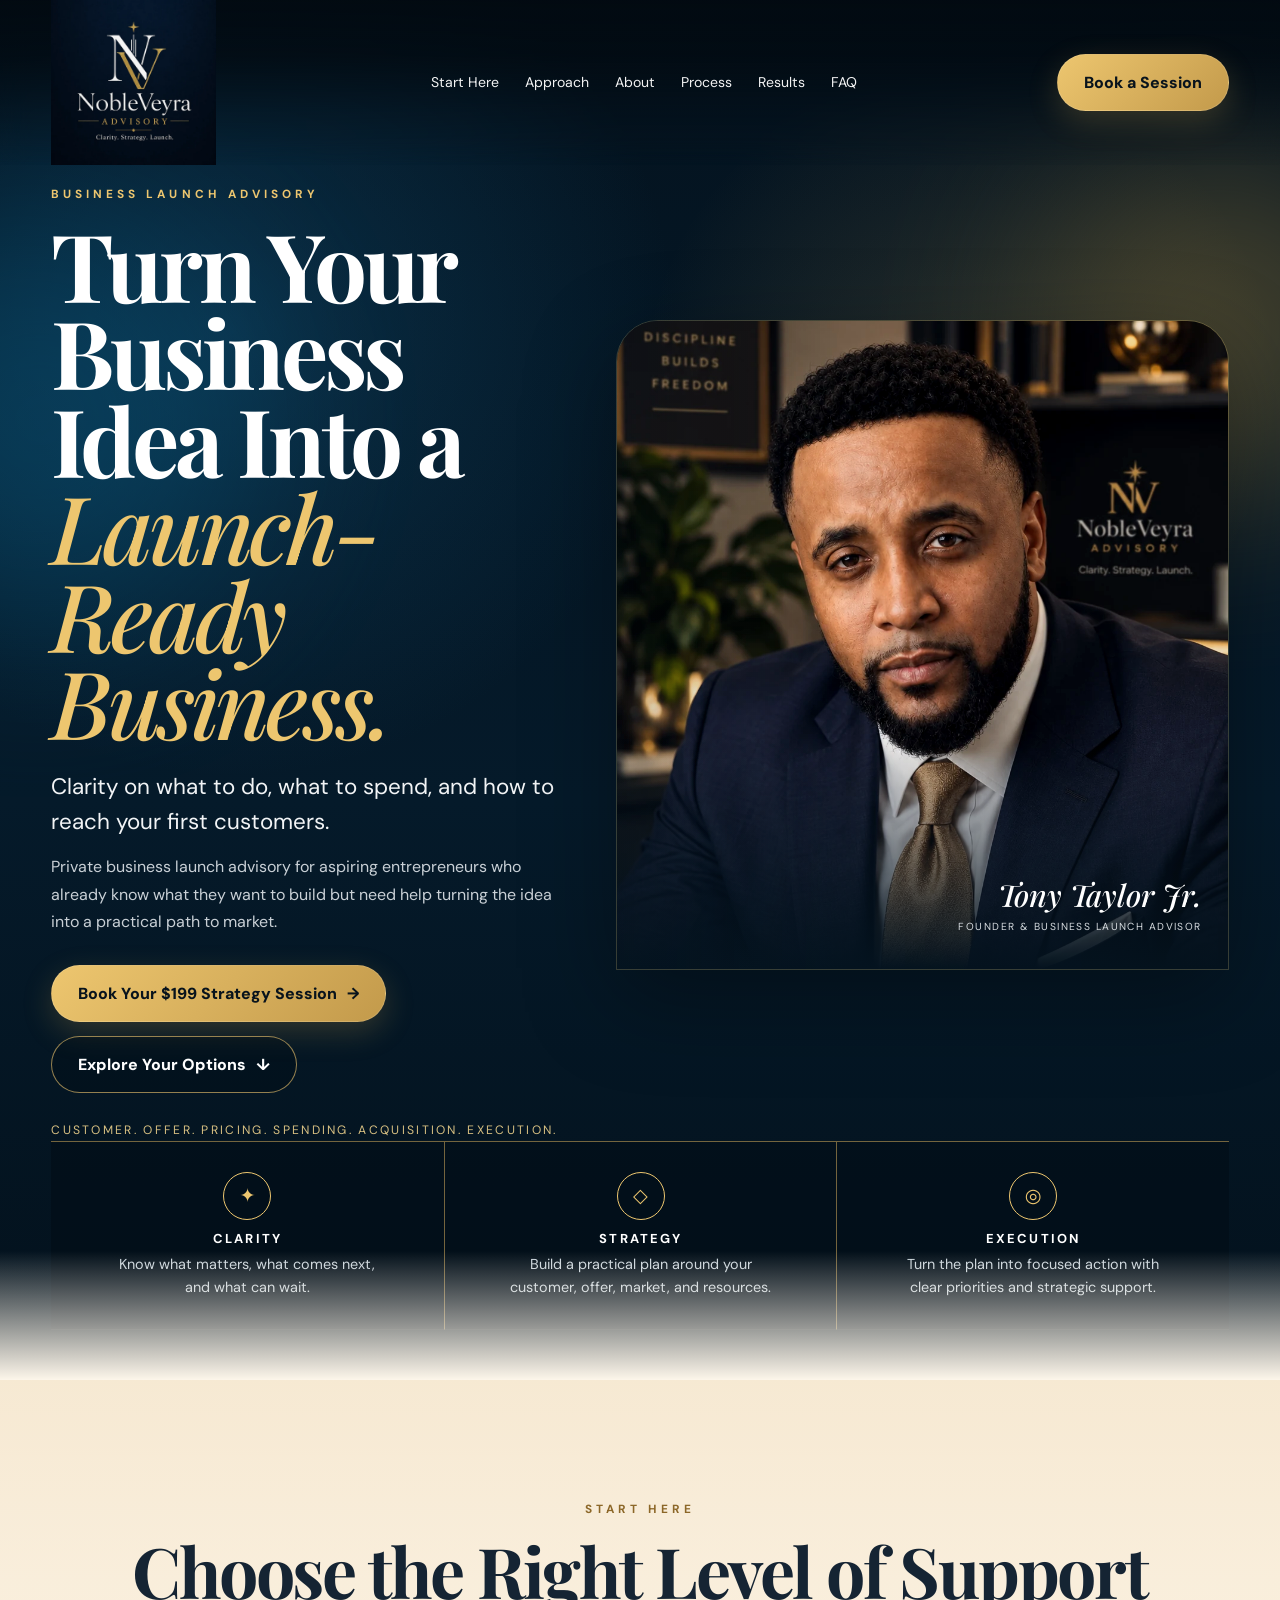
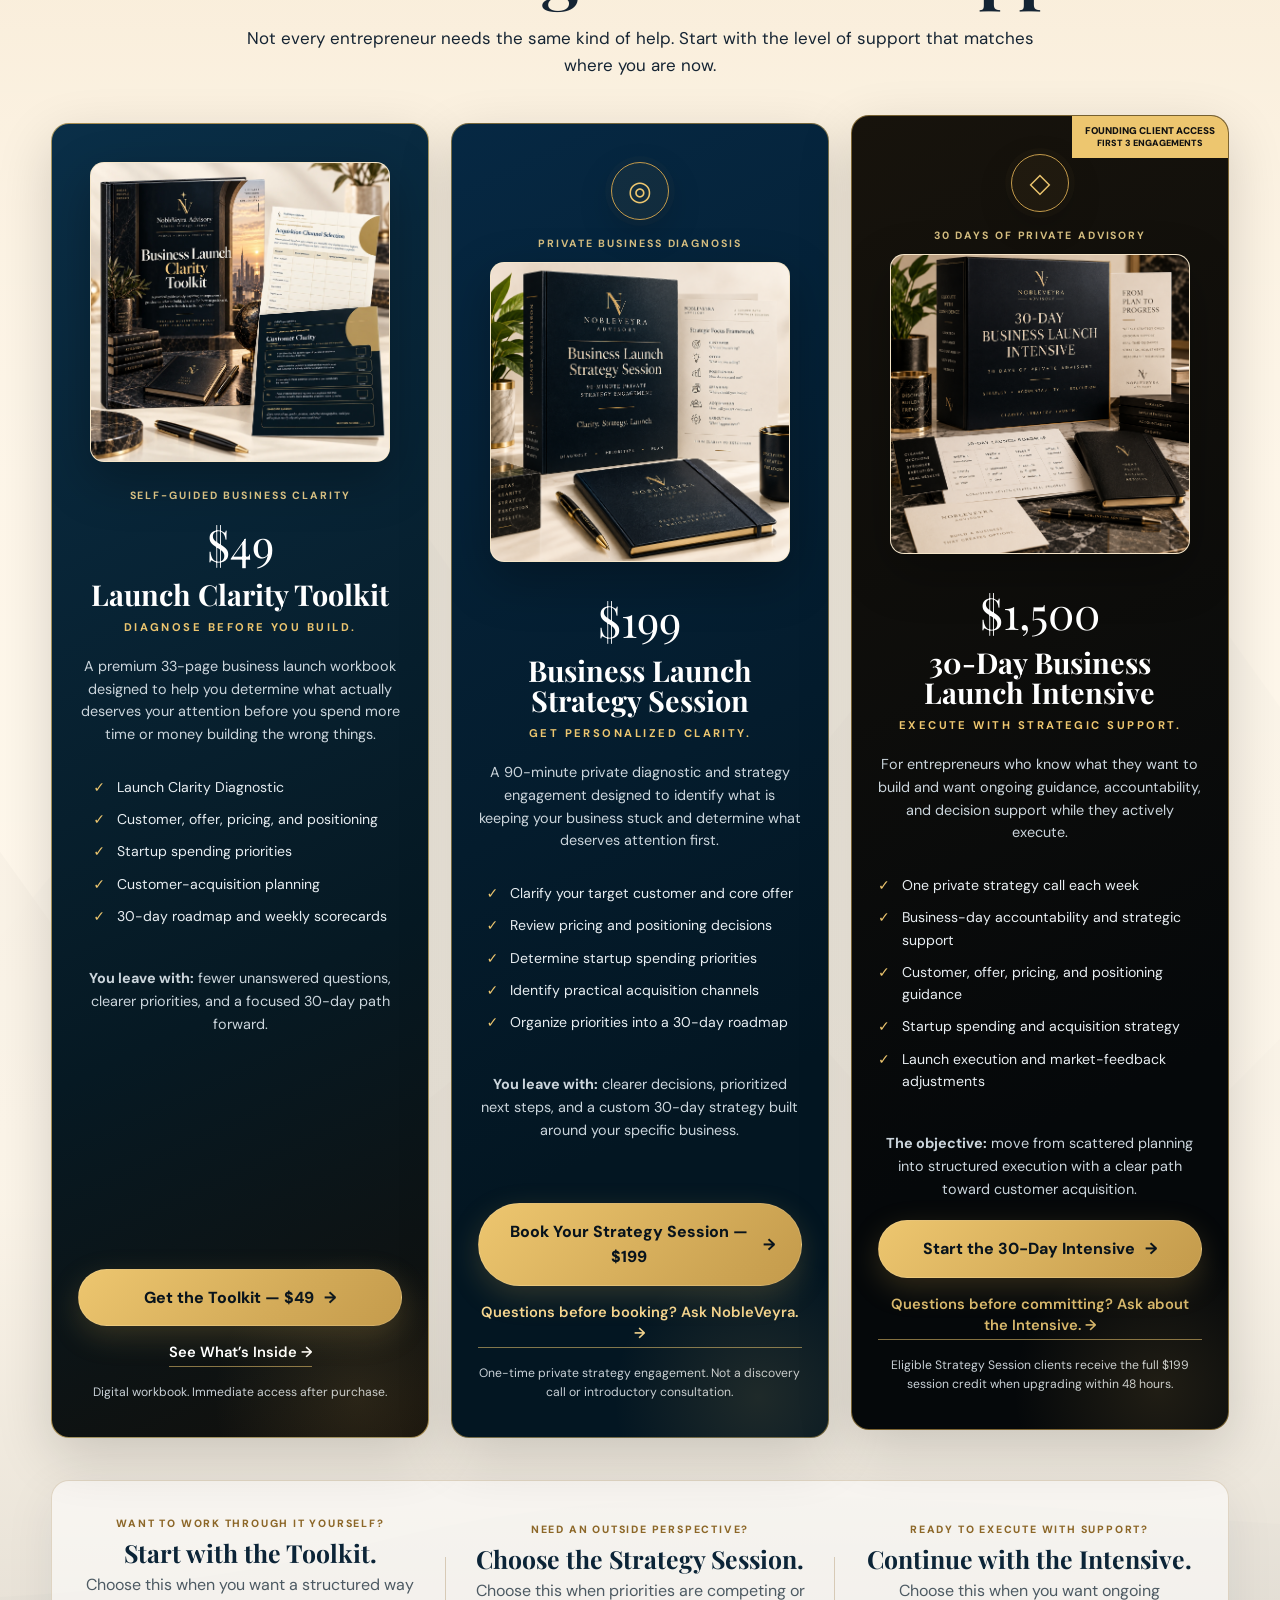
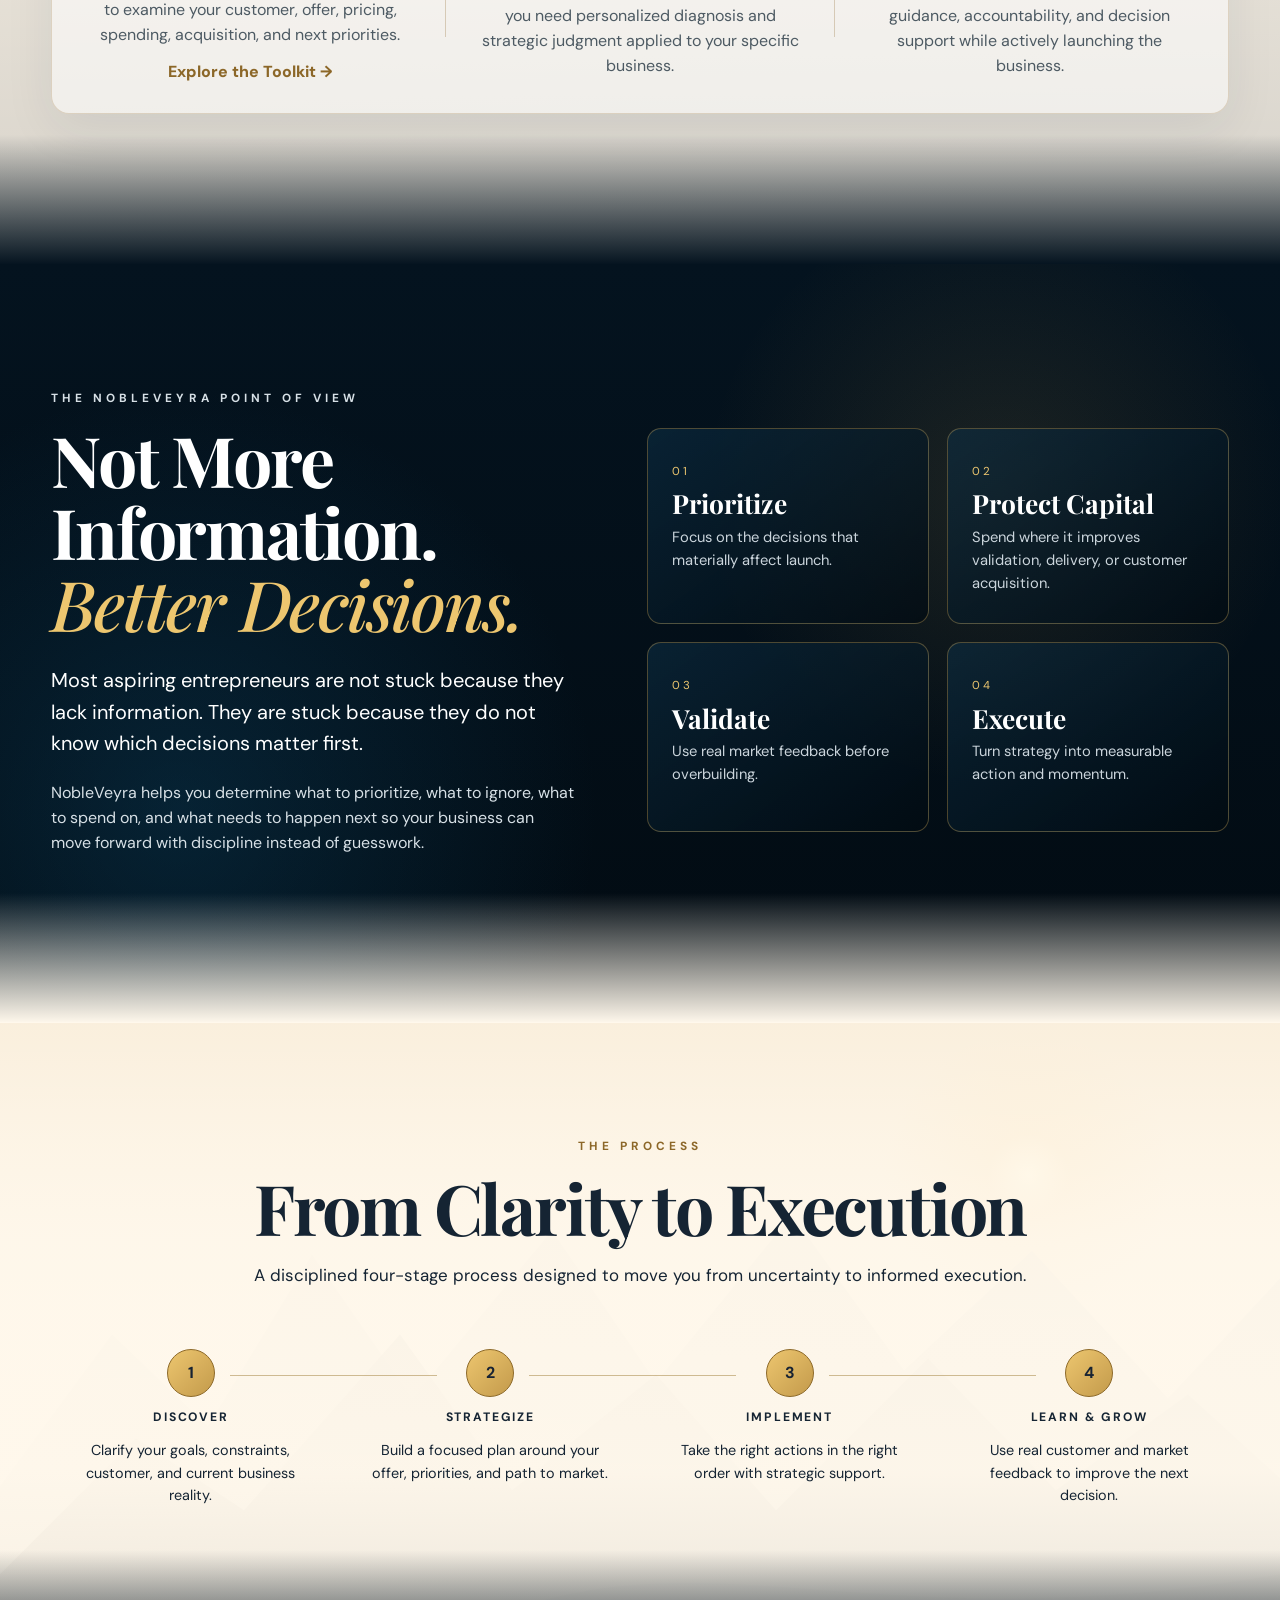
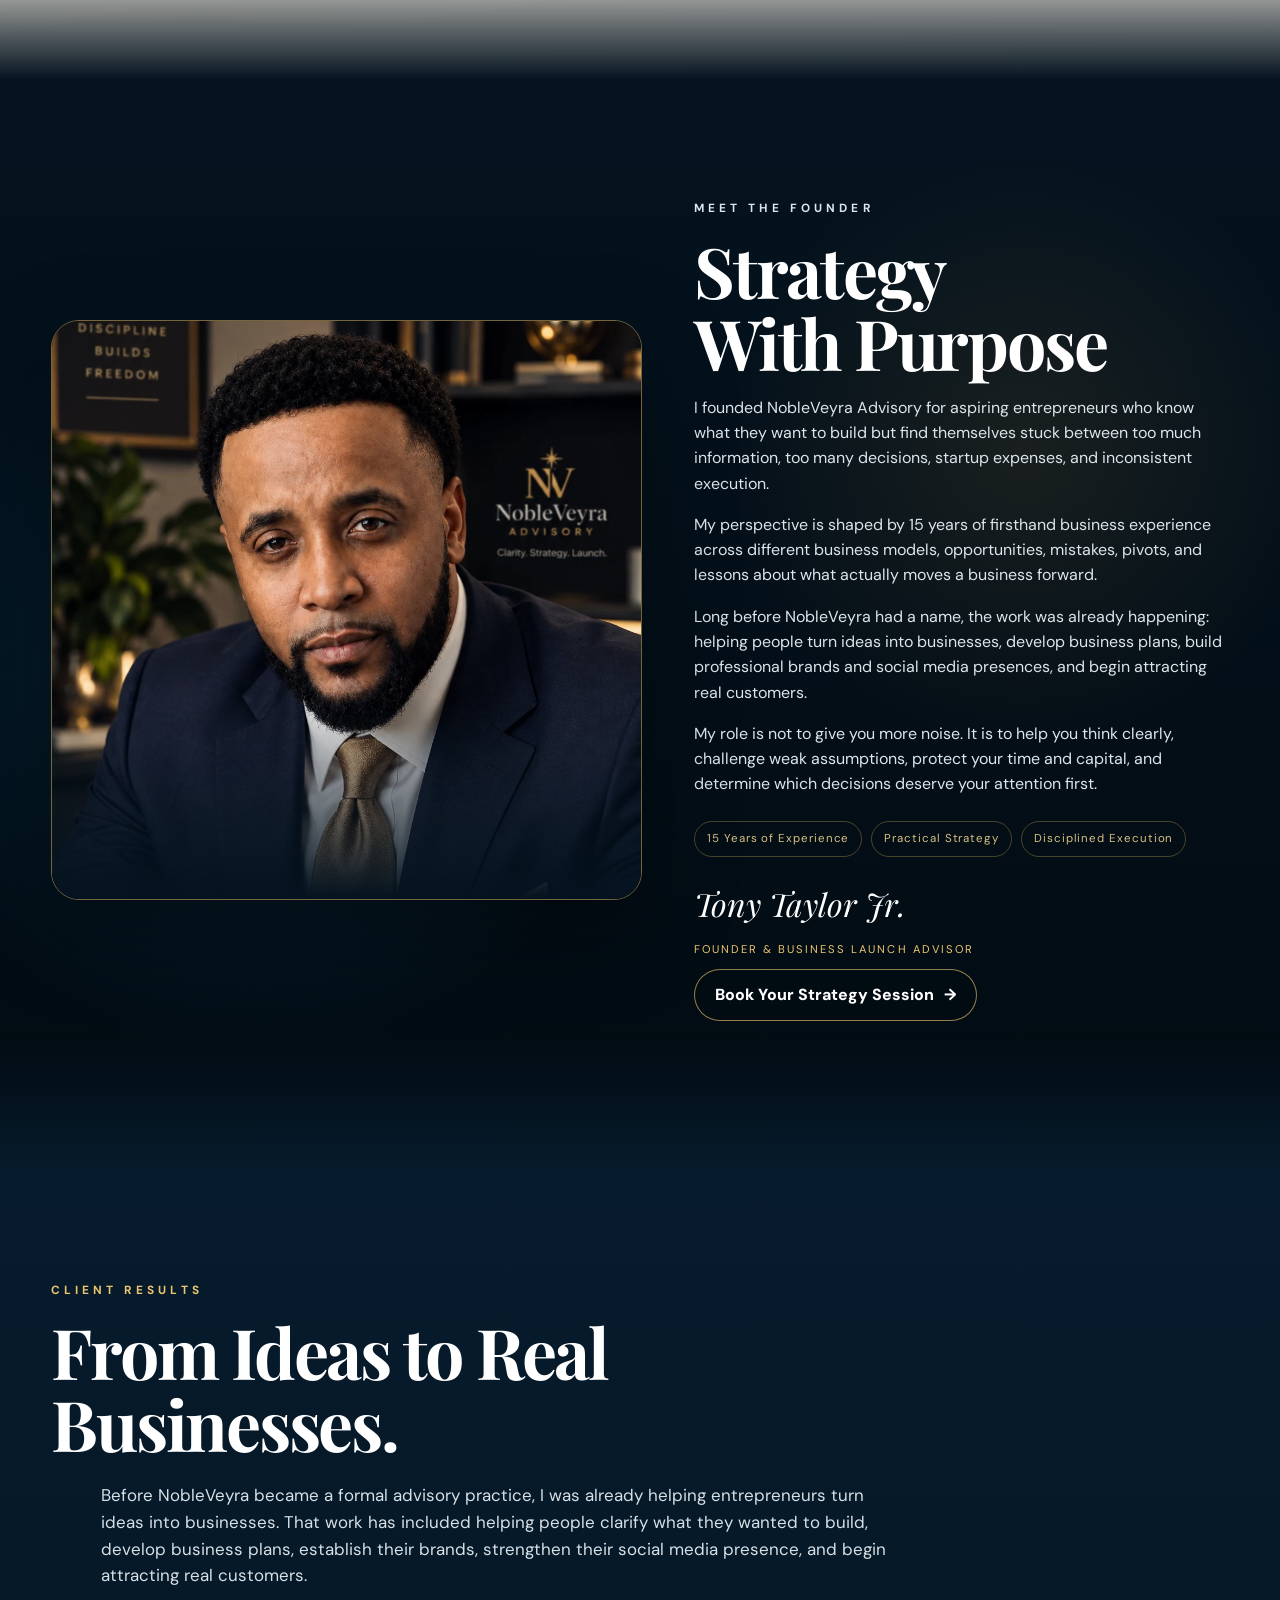
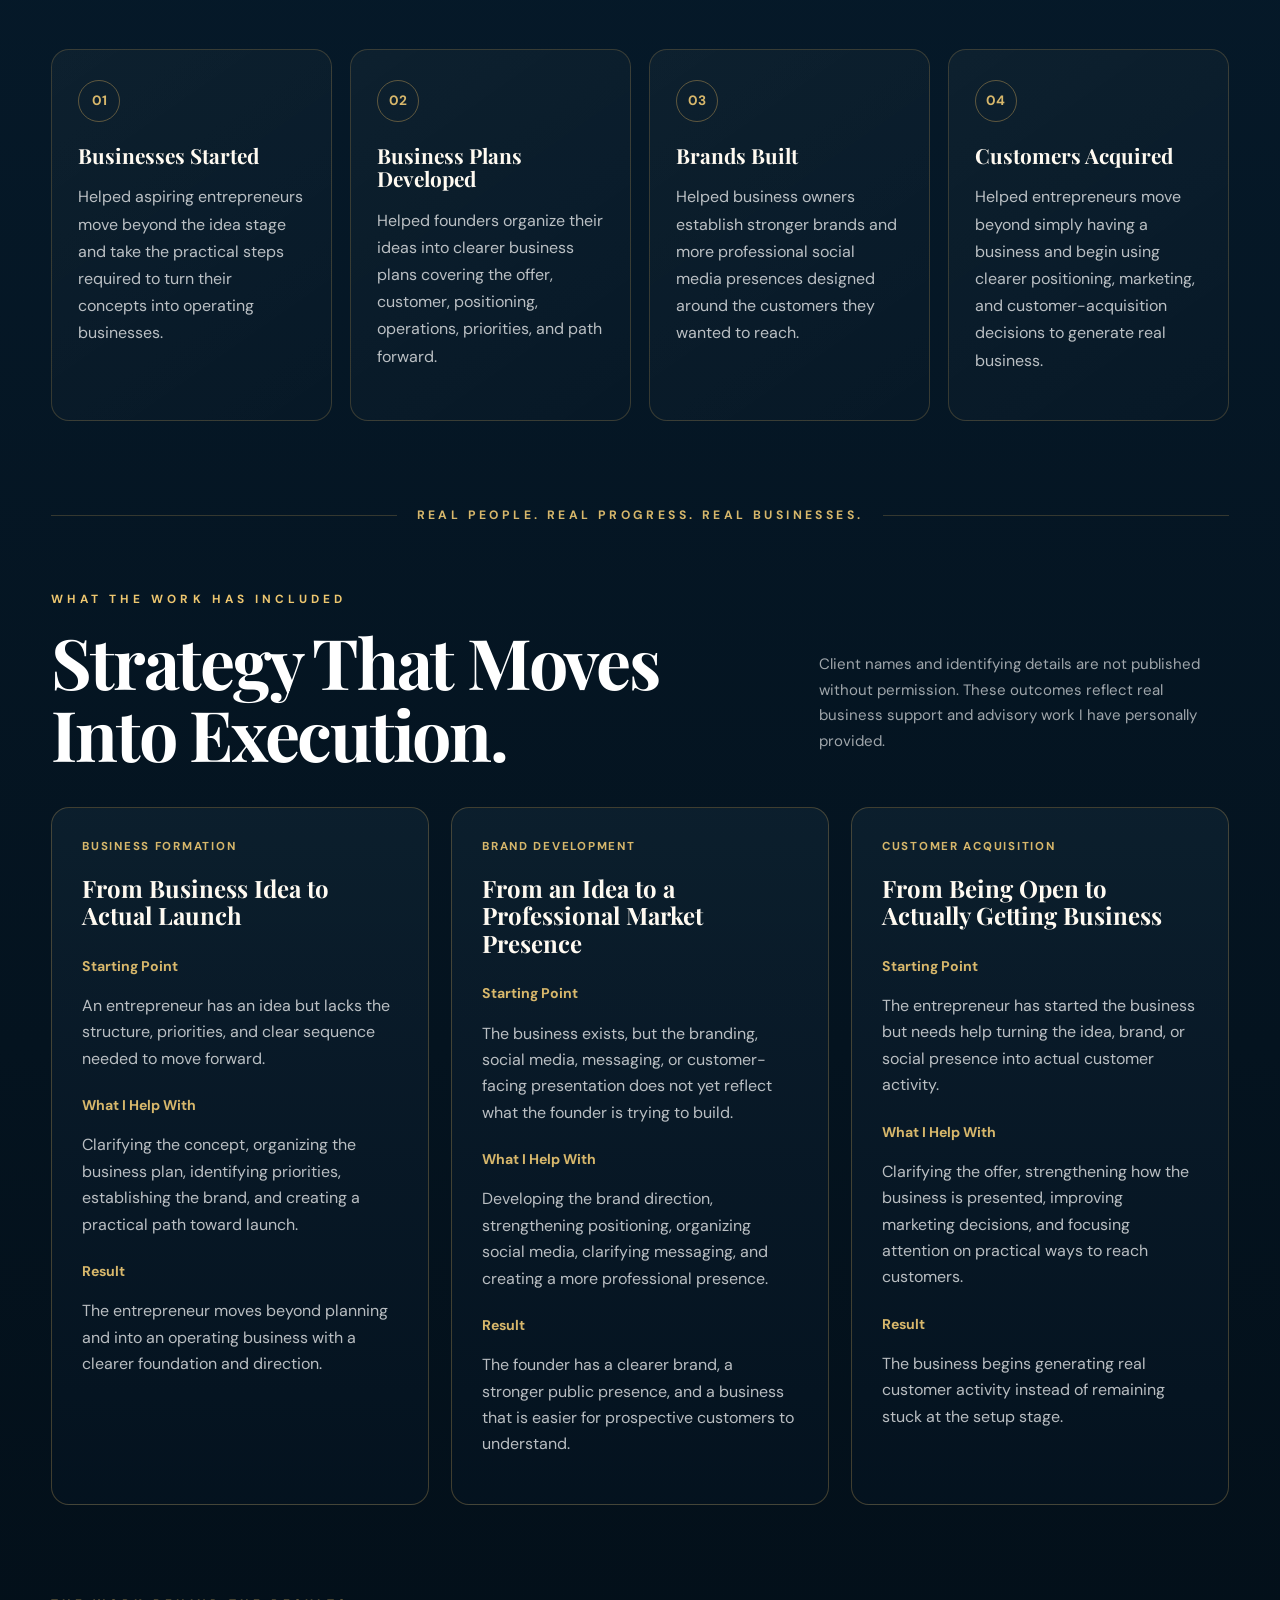
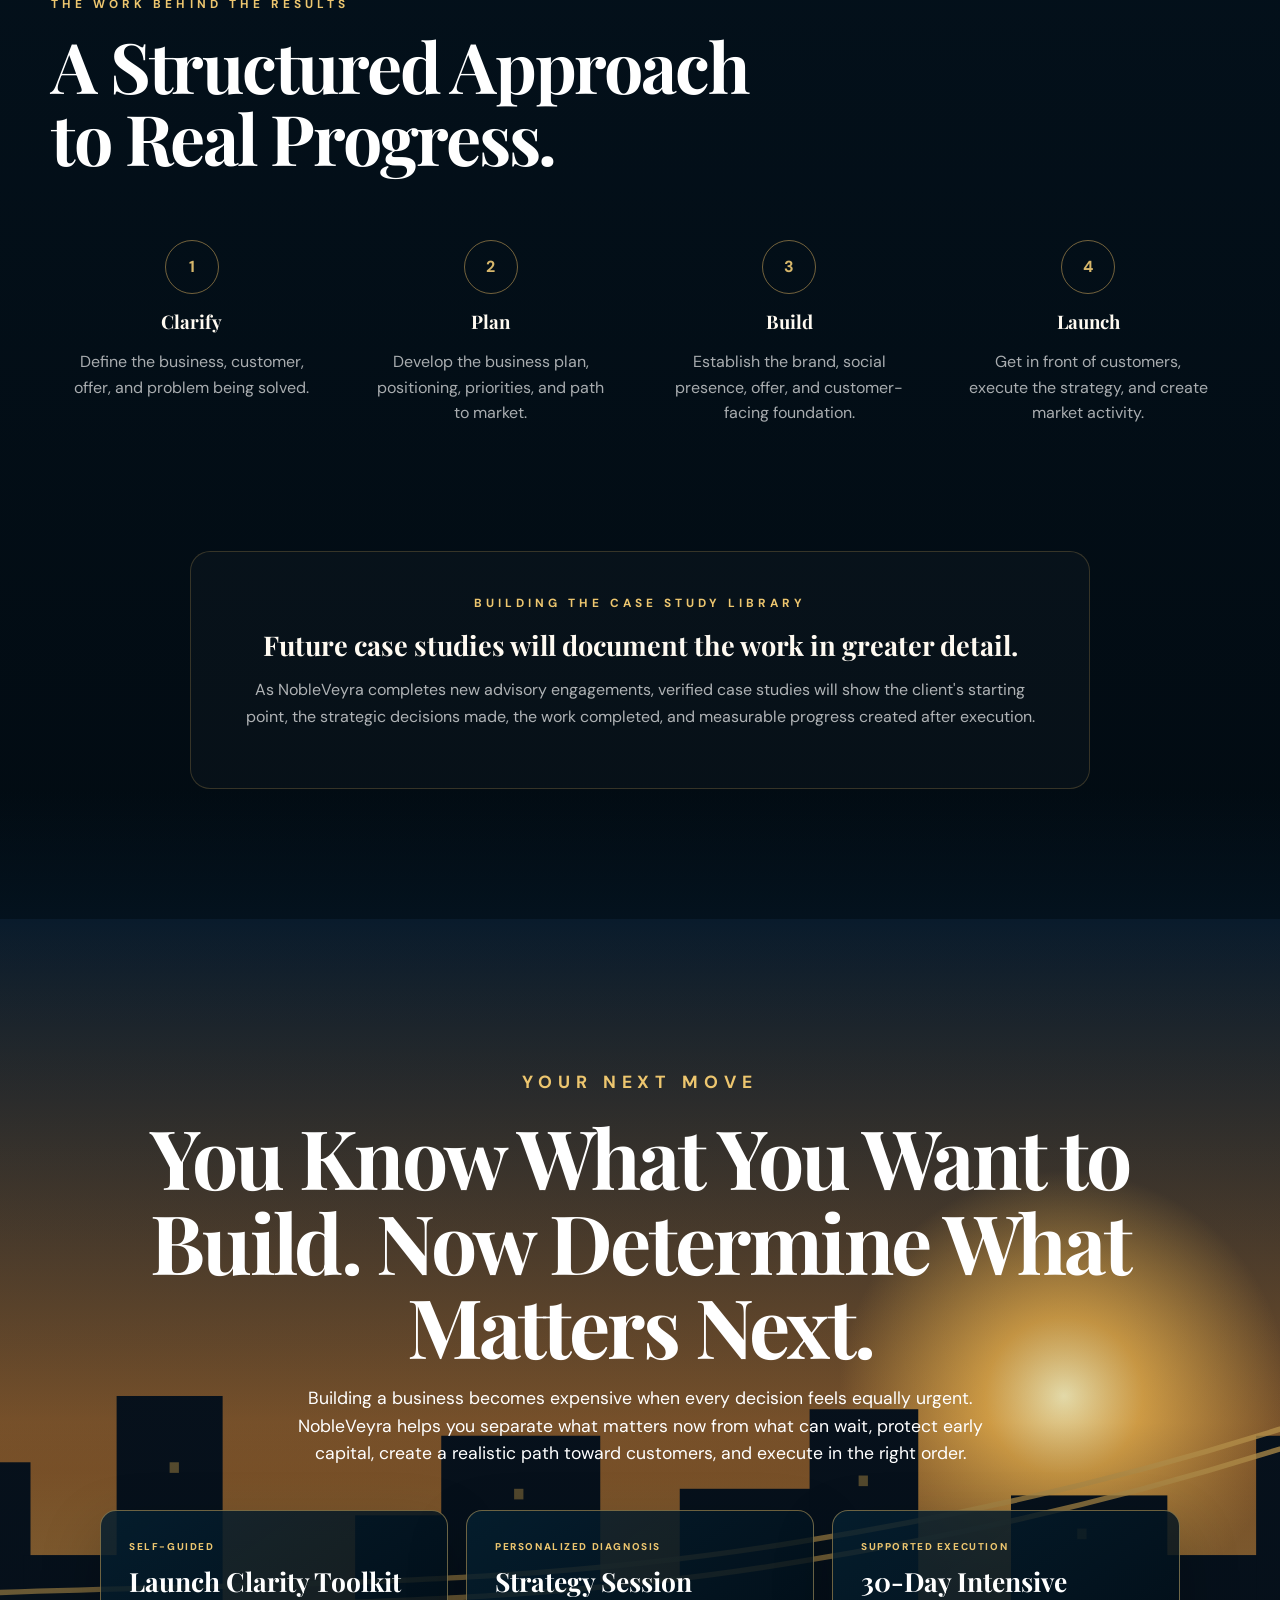
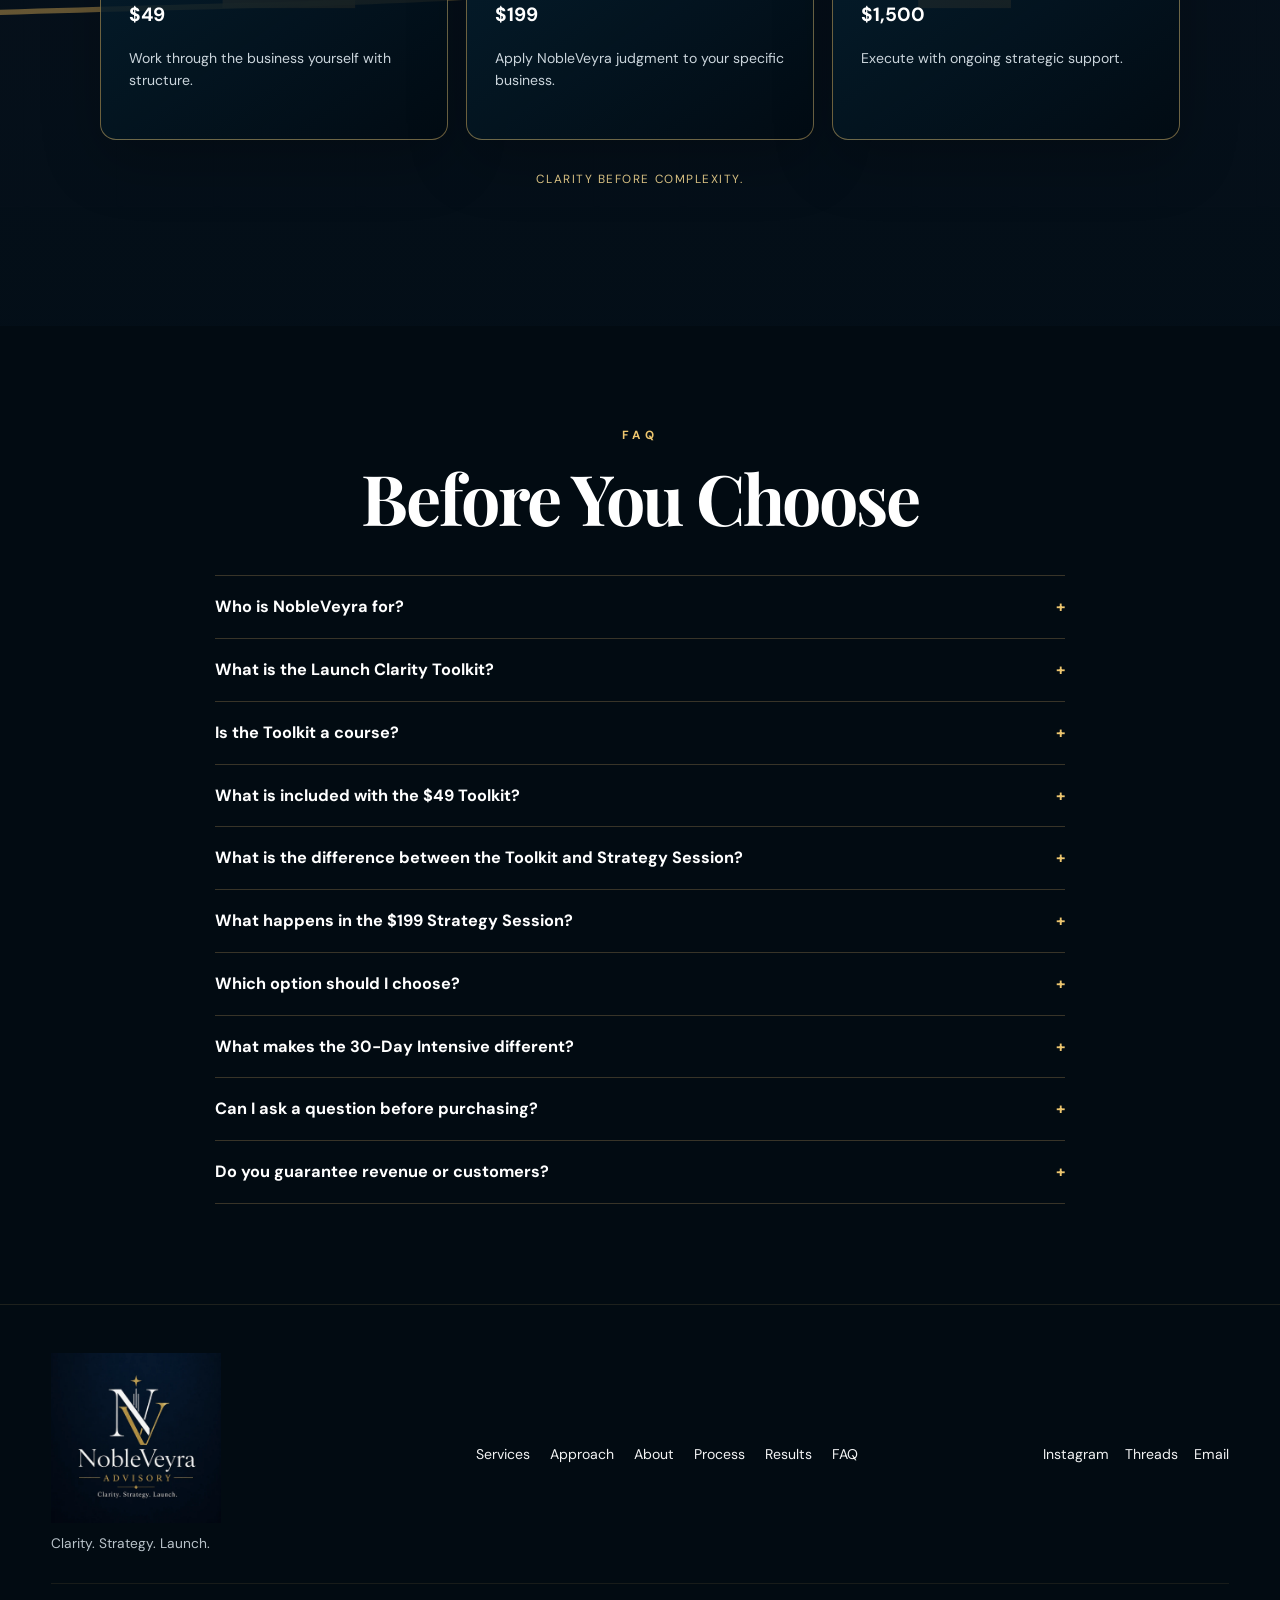
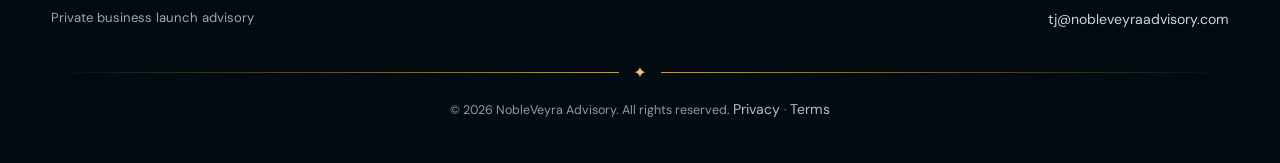
<file: index.html>
<!doctype html>
<html lang="en">
<head>
  <meta charset="utf-8">
  <meta name="viewport" content="width=device-width,initial-scale=1">

  <title>NobleVeyra Advisory | Business Launch Advisor for Aspiring Entrepreneurs</title>

  <meta
    name="description"
    content="NobleVeyra Advisory helps aspiring entrepreneurs turn business ideas into launch-ready businesses through customer clarity, offer strategy, startup spending priorities, acquisition planning, and focused execution."
  >

  <meta name="theme-color" content="#04131f">

  <link rel="canonical" href="https://www.nobleveyraadvisory.com/">
  <link rel="icon" href="nv-icon.webp">

  <meta property="og:title" content="NobleVeyra Advisory">
  <meta
    property="og:description"
    content="Turn your business idea into a launch-ready business with clear priorities, practical strategy, and focused execution."
  >
  <meta property="og:type" content="website">
  <meta property="og:url" content="https://www.nobleveyraadvisory.com/">
  <meta
    property="og:image"
    content="https://www.nobleveyraadvisory.com/tony-taylor-founder.webp"
  >

  <meta name="twitter:card" content="summary_large_image">
  <meta name="twitter:title" content="NobleVeyra Advisory">
  <meta
    name="twitter:description"
    content="Turn your business idea into a launch-ready business. Clarity. Strategy. Launch."
  >
  <meta
    name="twitter:image"
    content="https://www.nobleveyraadvisory.com/tony-taylor-founder.webp"
  >

  <link rel="preconnect" href="https://fonts.googleapis.com">
  <link rel="preconnect" href="https://fonts.gstatic.com" crossorigin>

  <link
    href="https://fonts.googleapis.com/css2?family=DM+Sans:wght@400;500;600;700&family=Playfair+Display:ital,wght@0,500;0,600;1,500&display=swap"
    rel="stylesheet"
  >

  <link rel="stylesheet" href="styles.css?v=15">

  <script type="application/ld+json">
  {
    "@context": "https://schema.org",
    "@type": "ProfessionalService",
    "name": "NobleVeyra Advisory",
    "url": "https://www.nobleveyraadvisory.com/",
    "description": "Private business launch advisory for aspiring entrepreneurs who need clarity on customers, offers, startup spending, customer acquisition, and execution.",
    "founder": {
      "@type": "Person",
      "name": "Tony Taylor Jr.",
      "jobTitle": "Founder & Business Launch Advisor"
    }
  }
  </script>
</head>

<body>

<a class="skip" href="#main">Skip to content</a>


<header class="site-header">
  <div class="shell nav-shell">

    <a class="brand" href="#top" aria-label="NobleVeyra Advisory home">
      <img src="logo-dark.webp" alt="NobleVeyra Advisory">
    </a>

    <button
      class="menu"
      aria-expanded="false"
      aria-controls="nav"
      aria-label="Open navigation"
    >
      Menu
    </button>

    <nav id="nav" aria-label="Primary navigation">
      <a href="#services">Services</a>
      <a href="#approach">Approach</a>
      <a href="#founder">About</a>
      <a href="#process">Process</a>
      <a href="#proof">Results</a>
      <a href="#faq">FAQ</a>
    </nav>

    <a class="pill nav-cta" data-link="strategyPaymentUrl" href="#">
      Book a Session
    </a>

  </div>
</header>


<main id="main">


  <!-- HERO -->
  <section class="hero dark-section" id="top">

    <div class="hero-glow glow-a"></div>
    <div class="hero-glow glow-b"></div>

    <div class="shell hero-layout reveal">

      <div class="hero-copy">

        <p class="kicker">Business Launch Advisory</p>

        <h1>
          Turn Your Business Idea Into a
          <em>Launch-Ready Business.</em>
        </h1>

        <p class="hero-sub">
          Clarity on what to do, what to spend, and how to reach your first customers.
        </p>

        <p class="hero-trust">
          Private business launch advisory for aspiring entrepreneurs who already know what they want to build but need help turning the idea into a practical path to market.
        </p>

        <div class="actions">

          <a class="pill" data-link="strategyPaymentUrl" href="#">
            Book Your $199 Strategy Session <span>→</span>
          </a>

          <a class="pill outline" href="#services">
            Explore the 30-Day Intensive <span>↓</span>
          </a>

        </div>

        <p class="hero-note">
          Customer. Offer. Pricing. Spending. Acquisition. Execution.
        </p>

      </div>


      <div class="hero-portrait">

        <img
          src="tony-taylor-founder.webp"
          alt="Tony Taylor Jr., Founder of NobleVeyra Advisory"
        >

        <div class="portrait-shade"></div>

        <div class="portrait-signature">
          <strong>Tony Taylor Jr.</strong>
          <span>Founder &amp; Business Launch Advisor</span>
        </div>

      </div>

    </div>


    <div class="shell value-row reveal">

      <article>
        <div class="icon-ring">✦</div>
        <h3>Clarity</h3>
        <p>Know what matters, what comes next, and what can wait.</p>
      </article>

      <article>
        <div class="icon-ring">◇</div>
        <h3>Strategy</h3>
        <p>Build a practical plan around your customer, offer, market, and resources.</p>
      </article>

      <article>
        <div class="icon-ring">◎</div>
        <h3>Execution</h3>
        <p>Turn the plan into focused action with clear priorities and strategic support.</p>
      </article>

    </div>

    <div class="section-fade fade-to-light"></div>

  </section>



  <!-- SERVICES -->
  <section class="services light-section scenic" id="services">

    <div class="scenic-bg mountain"></div>

    <div class="shell center content-layer reveal">

      <p class="kicker dark">Advisory Services</p>

      <h2>Build the Business in the Right Order</h2>

      <p class="section-lead">
        NobleVeyra helps you cut through information overload, make the right decisions in the right sequence, and build a launch plan grounded in your actual market, resources, and goals.
      </p>


      <div class="offer-grid">


        <!-- STRATEGY SESSION -->
        <article class="offer-card blue-card">

          <div class="card-icon">
            <span class="service-icon">◎</span>
          </div>

          <p class="offer-eyebrow">One-Time Private Advisory</p>

          <p class="price">$199</p>

          <h3>
            Business Launch<br>
            Strategy Session
          </h3>

          <p class="tagline">
            Leave with a clear 30-day plan.
          </p>

          <p class="offer-summary">
            A 90-minute private strategy session designed to identify what is keeping your business stuck and determine what should happen next.
          </p>

          <ul>
            <li>Clarify your target customer and core offer</li>
            <li>Review pricing and positioning decisions</li>
            <li>Determine where startup money should be prioritized</li>
            <li>Identify practical customer-acquisition channels</li>
            <li>Organize your immediate priorities into a 30-day roadmap</li>
          </ul>

          <p class="offer-summary">
            <strong>You leave with:</strong> clearer decisions, prioritized next steps, and a custom 30-day launch roadmap you can begin executing immediately.
          </p>

          <a
            class="pill wide"
            data-link="strategyPaymentUrl"
            href="#"
          >
            Book Your Strategy Session <span>→</span>
          </a>

          <a
            class="text-link"
            href="mailto:tj@nobleveyraadvisory.com?subject=Question%20About%20the%20Strategy%20Session"
          >
            Questions before booking? Ask NobleVeyra.
          </a>

        </article>



        <!-- INTENSIVE -->
        <article
          class="offer-card black-card featured-offer"
          id="intensive"
        >

          <span class="badge">
            Founding Client Access<br>
            <small>First 3 Engagements</small>
          </span>

          <div class="card-icon">
            <span class="service-icon">◇</span>
          </div>

          <p class="offer-eyebrow">
            30 Days of Private Advisory
          </p>

          <p class="price">$1,500</p>

          <h3>
            30-Day Business<br>
            Launch Intensive
          </h3>

          <p class="tagline">
            Build with strategic support for 30 days.
          </p>

          <p class="offer-summary">
            For entrepreneurs who know what they want to build but want ongoing guidance, accountability, and help making the right decisions while they execute.
          </p>

          <ul>
            <li>One private strategy call each week</li>
            <li>Business-day accountability and strategic support</li>
            <li>Customer, offer, pricing, and positioning guidance</li>
            <li>Startup spending and priority decisions</li>
            <li>Customer-acquisition strategy</li>
            <li>Ongoing adjustments as real market feedback comes in</li>
          </ul>

          <p class="offer-summary">
            <strong>The objective:</strong> move from scattered planning into a structured, actively executed business launch with a clear path toward customer acquisition.
          </p>

          <a
            class="pill wide"
            data-link="intensiveApplicationUrl"
            href="#"
          >
            Start the 30-Day Intensive <span>→</span>
          </a>

          <a
            class="text-link"
            href="mailto:tj@nobleveyraadvisory.com?subject=Question%20About%20the%2030-Day%20Intensive"
          >
            Questions before committing? Ask about the Intensive.
          </a>

          <p class="fine">
            Eligible Strategy Session clients receive the full $199 session credit when upgrading within 48 hours.
          </p>

        </article>

      </div>



      <div class="choice-panel reveal">

        <div>
          <span class="choice-label">Need clarity first?</span>

          <h3>Start with the Strategy Session.</h3>

          <p>
            Choose this when you need to diagnose what is holding the business back and leave with a clear set of priorities for the next 30 days.
          </p>
        </div>

        <div class="choice-divider"></div>

        <div>
          <span class="choice-label">Ready to build?</span>

          <h3>Continue with the 30-Day Intensive.</h3>

          <p>
            Choose this when you want strategic guidance and accountability while you actively execute the business.
          </p>
        </div>

      </div>

    </div>

    <div class="section-fade fade-to-dark"></div>

  </section>



  <!-- APPROACH -->
  <section class="approach dark-section" id="approach">

    <div class="shell approach-layout reveal">

      <div class="approach-copy">

        <p class="kicker">
          The NobleVeyra Point of View
        </p>

        <h2>
          Not More Information.<br>
          <em>Better Decisions.</em>
        </h2>

        <p class="approach-lead">
          Most aspiring entrepreneurs are not stuck because they lack information. They are stuck because they do not know which decisions matter first.
        </p>

        <p>
          NobleVeyra helps you determine what to prioritize, what to ignore, what to spend on, and what needs to happen next so your business can move forward with discipline instead of guesswork.
        </p>

      </div>


      <div class="decision-grid">

        <article>
          <span>01</span>
          <h3>Prioritize</h3>
          <p>Focus on the decisions that materially affect launch.</p>
        </article>

        <article>
          <span>02</span>
          <h3>Protect Capital</h3>
          <p>Spend where it improves validation, delivery, or customer acquisition.</p>
        </article>

        <article>
          <span>03</span>
          <h3>Validate</h3>
          <p>Use real market feedback before overbuilding.</p>
        </article>

        <article>
          <span>04</span>
          <h3>Execute</h3>
          <p>Turn strategy into measurable action and momentum.</p>
        </article>

      </div>

    </div>

    <div class="section-fade fade-to-light"></div>

  </section>



  <!-- PROCESS -->
  <section class="process light-section scenic" id="process">

    <div class="scenic-bg mountain soft"></div>

    <div class="shell center content-layer reveal">

      <p class="kicker dark">
        The Process
      </p>

      <h2>
        A Clear Path Forward
      </h2>

      <p class="section-lead">
        A disciplined four-stage process designed to move you from uncertainty to informed execution.
      </p>


      <div class="steps">

        <article>
          <b>1</b>
          <h3>Discover</h3>
          <p>
            Clarify your goals, constraints, customer, and current business reality.
          </p>
        </article>

        <article>
          <b>2</b>
          <h3>Strategize</h3>
          <p>
            Build a focused plan around your offer, priorities, and path to market.
          </p>
        </article>

        <article>
          <b>3</b>
          <h3>Implement</h3>
          <p>
            Take the right actions in the right order with strategic support.
          </p>
        </article>

        <article>
          <b>4</b>
          <h3>Learn &amp; Grow</h3>
          <p>
            Use real customer and market feedback to improve the next decision.
          </p>
        </article>

      </div>

    </div>

    <div class="section-fade fade-to-dark"></div>

  </section>



  <!-- FOUNDER -->
  <section class="founder dark-section" id="founder">

    <div class="shell founder-layout reveal">


      <div class="founder-image">

        <img
          src="tony-taylor-founder.webp"
          alt="Tony Taylor Jr., Founder and Business Launch Advisor"
        >

        <div class="founder-image-shade"></div>

      </div>



      <div class="founder-copy">

        <p class="kicker">
          Meet the Founder
        </p>

        <h2>
          Strategy<br>
          With Purpose
        </h2>

        <p>
          I founded NobleVeyra Advisory for aspiring entrepreneurs who know what they want to build but find themselves stuck between too much information, too many decisions, startup expenses, and inconsistent execution.
        </p>

        <p>
          My perspective is shaped by 15 years of firsthand business experience across different business models, opportunities, mistakes, pivots, and lessons about what actually moves a business forward.
        </p>

        <p>
          Long before NobleVeyra had a name, the work was already happening: helping people turn ideas into businesses, develop business plans, build professional brands and social media presences, and begin attracting real customers.
        </p>

        <p>
          My role is not to give you more noise. It is to help you think clearly, challenge weak assumptions, protect your time and capital, and determine which decisions deserve your attention first.
        </p>

        <div class="founder-principles">
          <span>15 Years of Experience</span>
          <span>Practical Strategy</span>
          <span>Disciplined Execution</span>
        </div>

        <p class="signature">
          Tony Taylor Jr.
        </p>

        <p class="title">
          Founder &amp; Business Launch Advisor
        </p>

        <a
          class="pill outline compact"
          data-link="strategyPaymentUrl"
          href="#"
        >
          Book Your Strategy Session <span>→</span>
        </a>

      </div>

    </div>

    <div class="section-fade fade-to-proof"></div>

  </section>



  <!-- CLIENT RESULTS -->
  <section class="proof dark-section client-results" id="proof">

    <div class="shell reveal">

      <div class="results-intro">

        <p class="kicker">
          Client Results
        </p>

        <h2>
          From Ideas to Real Businesses.
        </h2>

        <p class="section-lead light">
          Before NobleVeyra became a formal advisory practice, I was already helping entrepreneurs turn ideas into businesses. That work has included helping people clarify what they wanted to build, develop business plans, establish their brands, strengthen their social media presence, and begin attracting real customers.
        </p>

      </div>


      <div class="results-grid">

        <article class="result-card">
          <span class="result-number">01</span>
          <h3>Businesses Started</h3>
          <p>
            Helped aspiring entrepreneurs move beyond the idea stage and take the practical steps required to turn their concepts into operating businesses.
          </p>
        </article>


        <article class="result-card">
          <span class="result-number">02</span>
          <h3>Business Plans Developed</h3>
          <p>
            Helped founders organize their ideas into clearer business plans covering the offer, customer, positioning, operations, priorities, and path forward.
          </p>
        </article>


        <article class="result-card">
          <span class="result-number">03</span>
          <h3>Brands Built</h3>
          <p>
            Helped business owners establish stronger brands and more professional social media presences designed around the customers they wanted to reach.
          </p>
        </article>


        <article class="result-card">
          <span class="result-number">04</span>
          <h3>Customers Acquired</h3>
          <p>
            Helped entrepreneurs move beyond simply having a business and begin using clearer positioning, marketing, and customer-acquisition decisions to generate real business.
          </p>
        </article>

      </div>



      <div class="results-divider">
        <span>Real People. Real Progress. Real Businesses.</span>
      </div>



      <div class="results-story">

        <div class="results-story-heading">

          <div>
            <p class="kicker">
              What the Work Has Included
            </p>

            <h2>
              Strategy That Moves Into Execution.
            </h2>
          </div>

          <p class="results-note">
            Client names and identifying details are not published without permission. These outcomes reflect real business support and advisory work I have personally provided.
          </p>

        </div>


        <div class="results-case-grid">


          <article class="results-case">

            <span class="case-label">
              Business Formation
            </span>

            <h3>
              From Business Idea to Actual Launch
            </h3>

            <h4>Starting Point</h4>

            <p>
              An entrepreneur has an idea but lacks the structure, priorities, and clear sequence needed to move forward.
            </p>

            <h4>What I Help With</h4>

            <p>
              Clarifying the concept, organizing the business plan, identifying priorities, establishing the brand, and creating a practical path toward launch.
            </p>

            <h4>Result</h4>

            <p>
              The entrepreneur moves beyond planning and into an operating business with a clearer foundation and direction.
            </p>

          </article>



          <article class="results-case">

            <span class="case-label">
              Brand Development
            </span>

            <h3>
              From an Idea to a Professional Market Presence
            </h3>

            <h4>Starting Point</h4>

            <p>
              The business exists, but the branding, social media, messaging, or customer-facing presentation does not yet reflect what the founder is trying to build.
            </p>

            <h4>What I Help With</h4>

            <p>
              Developing the brand direction, strengthening positioning, organizing social media, clarifying messaging, and creating a more professional presence.
            </p>

            <h4>Result</h4>

            <p>
              The founder has a clearer brand, a stronger public presence, and a business that is easier for prospective customers to understand.
            </p>

          </article>



          <article class="results-case">

            <span class="case-label">
              Customer Acquisition
            </span>

            <h3>
              From Being Open to Actually Getting Business
            </h3>

            <h4>Starting Point</h4>

            <p>
              The entrepreneur has started the business but needs help turning the idea, brand, or social presence into actual customer activity.
            </p>

            <h4>What I Help With</h4>

            <p>
              Clarifying the offer, strengthening how the business is presented, improving marketing decisions, and focusing attention on practical ways to reach customers.
            </p>

            <h4>Result</h4>

            <p>
              The business begins generating real customer activity instead of remaining stuck at the setup stage.
            </p>

          </article>


        </div>

      </div>



      <div class="results-method">

        <div class="results-method-heading">

          <p class="kicker">
            The Work Behind the Results
          </p>

          <h2>
            A Structured Approach to Real Progress.
          </h2>

        </div>


        <div class="results-method-grid">

          <article>
            <span>1</span>
            <h3>Clarify</h3>
            <p>
              Define the business, customer, offer, and problem being solved.
            </p>
          </article>

          <article>
            <span>2</span>
            <h3>Plan</h3>
            <p>
              Develop the business plan, positioning, priorities, and path to market.
            </p>
          </article>

          <article>
            <span>3</span>
            <h3>Build</h3>
            <p>
              Establish the brand, social presence, offer, and customer-facing foundation.
            </p>
          </article>

          <article>
            <span>4</span>
            <h3>Launch</h3>
            <p>
              Get in front of customers, execute the strategy, and create market activity.
            </p>
          </article>

        </div>

      </div>



      <div class="results-proof-note">

        <p class="kicker">
          Building the Case Study Library
        </p>

        <h3>
          Future case studies will document the work in greater detail.
        </h3>

        <p>
          As NobleVeyra completes new advisory engagements, verified case studies will show the client's starting point, the strategic decisions made, the work completed, and measurable progress created after execution.
        </p>

      </div>

    </div>

    <div class="section-fade fade-to-city"></div>

  </section>



  <!-- FINAL CTA -->
  <section class="final-cta scenic" id="contact">

    <div class="scenic-bg skyline"></div>
    <div class="city-overlay"></div>

    <div class="shell center content-layer reveal">

      <p class="kicker">
        Your Next Move
      </p>

      <h2>
        Your Business Idea Can Be Next.
      </h2>

      <p>
        If you already know what you want to build but need clarity on your customer, offer, spending, acquisition, or immediate priorities, start with a private Business Launch Strategy Session.
      </p>


      <div class="actions">

        <a
          class="pill"
          data-link="strategyPaymentUrl"
          href="#"
        >
          Book Your $199 Strategy Session <span>→</span>
        </a>

        <a
          class="text-link"
          href="mailto:tj@nobleveyraadvisory.com?subject=Question%20Before%20Booking"
        >
          Questions before booking? Ask NobleVeyra.
        </a>

      </div>


      <p class="cta-process">
        Payment → Pre-session questionnaire → Private strategy session → Custom 30-day roadmap
      </p>

    </div>

  </section>



  <!-- FAQ -->
  <section class="faq dark-section" id="faq">

    <div class="shell center reveal">

      <p class="kicker">
        FAQ
      </p>

      <h2>
        Before You Book
      </h2>


      <div class="faq-list">


        <details>

          <summary>
            Who is NobleVeyra for?
          </summary>

          <p>
            NobleVeyra is designed for aspiring entrepreneurs and early-stage founders who already know what they want to build but need clarity on the customer, offer, pricing, spending priorities, customer acquisition, launch sequence, or execution.
          </p>

        </details>



        <details>

          <summary>
            What happens in the $199 Strategy Session?
          </summary>

          <p>
            We diagnose what is keeping the business stuck, clarify your customer and offer, review pricing and startup spending priorities, identify practical customer-acquisition channels, and determine what deserves your attention first. You leave with prioritized next steps and a custom 30-day launch roadmap.
          </p>

        </details>



        <details>

          <summary>
            Which service should I choose?
          </summary>

          <p>
            Start with the Strategy Session if you need clarity, diagnosis, and a roadmap. Choose the 30-Day Intensive if you already know what you want to build and want ongoing strategic guidance and accountability while you execute.
          </p>

        </details>



        <details>

          <summary>
            What makes the 30-Day Intensive different?
          </summary>

          <p>
            The Intensive adds 30 days of ongoing advisory support, weekly private strategy calls, business-day accountability, and strategic adjustments while you actively build and respond to real market feedback.
          </p>

        </details>



        <details>

          <summary>
            Can I ask a question before paying?
          </summary>

          <p>
            Yes. If you are unsure whether the Strategy Session or 30-Day Intensive fits your situation, email tj@nobleveyraadvisory.com before booking. We can clarify the scope of each service without requiring you to purchase first.
          </p>

        </details>



        <details>

          <summary>
            Do you guarantee revenue or customers?
          </summary>

          <p>
            No. NobleVeyra provides strategy, research, guidance, prioritization, and execution support. Business outcomes depend on the client, market, offer, execution, customer response, and other factors outside NobleVeyra's control.
          </p>

        </details>


      </div>

    </div>

  </section>


</main>



<footer>

  <div class="shell footer-grid">


    <div class="footer-brand">

      <img
        src="logo-dark.webp"
        alt="NobleVeyra Advisory"
      >

      <p>
        Clarity. Strategy. Launch.
      </p>

    </div>



    <nav aria-label="Footer navigation">

      <a href="#services">
        Services
      </a>

      <a href="#approach">
        Approach
      </a>

      <a href="#founder">
        About
      </a>

      <a href="#process">
        Process
      </a>

      <a href="#proof">
        Results
      </a>

      <a href="#faq">
        FAQ
      </a>

    </nav>



    <div class="social">

      <a
        data-link="instagramUrl"
        href="#"
      >
        Instagram
      </a>

      <a
        data-link="threadsUrl"
        href="#"
      >
        Threads
      </a>

      <a
        data-email
        href="mailto:tj@nobleveyraadvisory.com"
      >
        Email
      </a>

    </div>

  </div>



  <div class="shell footer-contact">

    <p>
      Private business launch advisory
    </p>

    <a href="mailto:tj@nobleveyraadvisory.com">
      tj@nobleveyraadvisory.com
    </a>

  </div>



  <div class="shell footer-bottom">

    <div class="gold-rule">
      <span>✦</span>
    </div>

    <p>
      © <span id="year"></span> NobleVeyra Advisory. All rights reserved.

      <a href="privacy.html">
        Privacy
      </a>

      ·

      <a href="terms.html">
        Terms
      </a>
    </p>

  </div>

</footer>


<script src="site-config.js"></script>
<script src="script.js?v=2"></script>

</body>
</html>
</file>
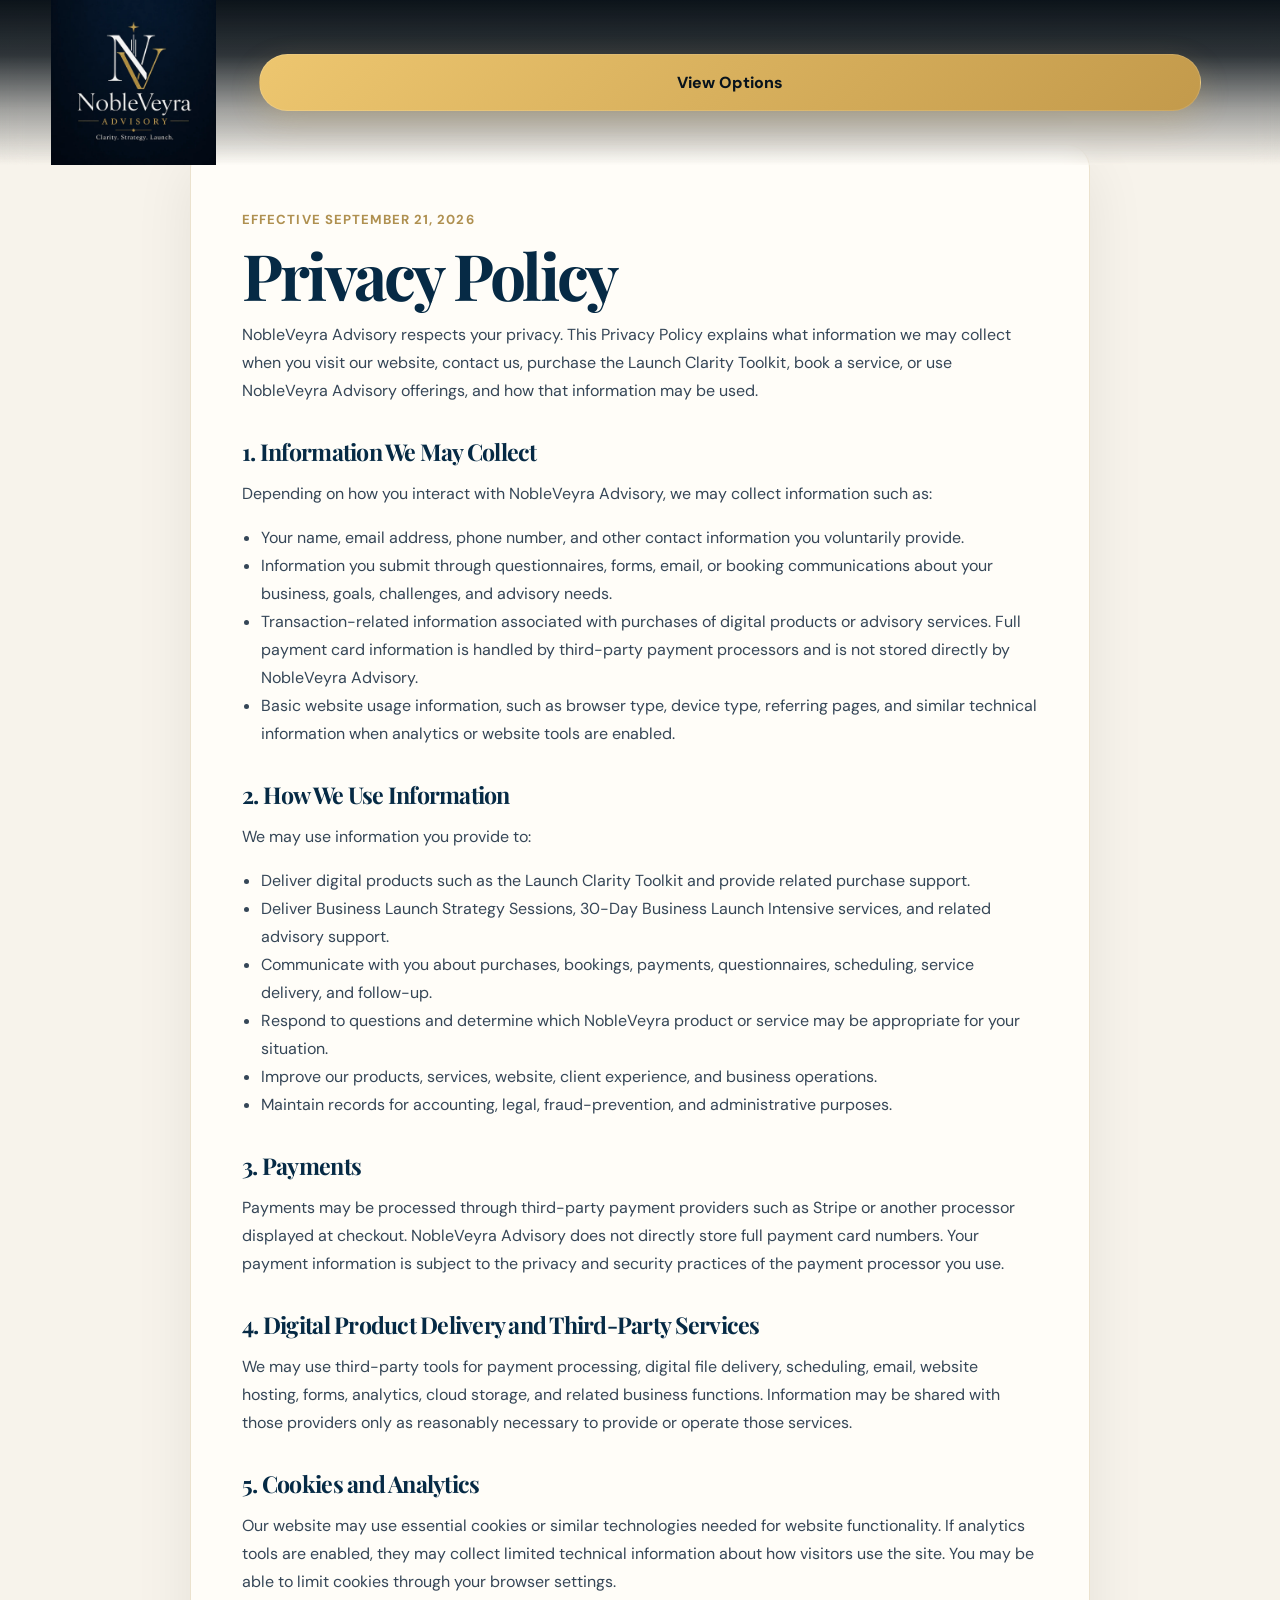
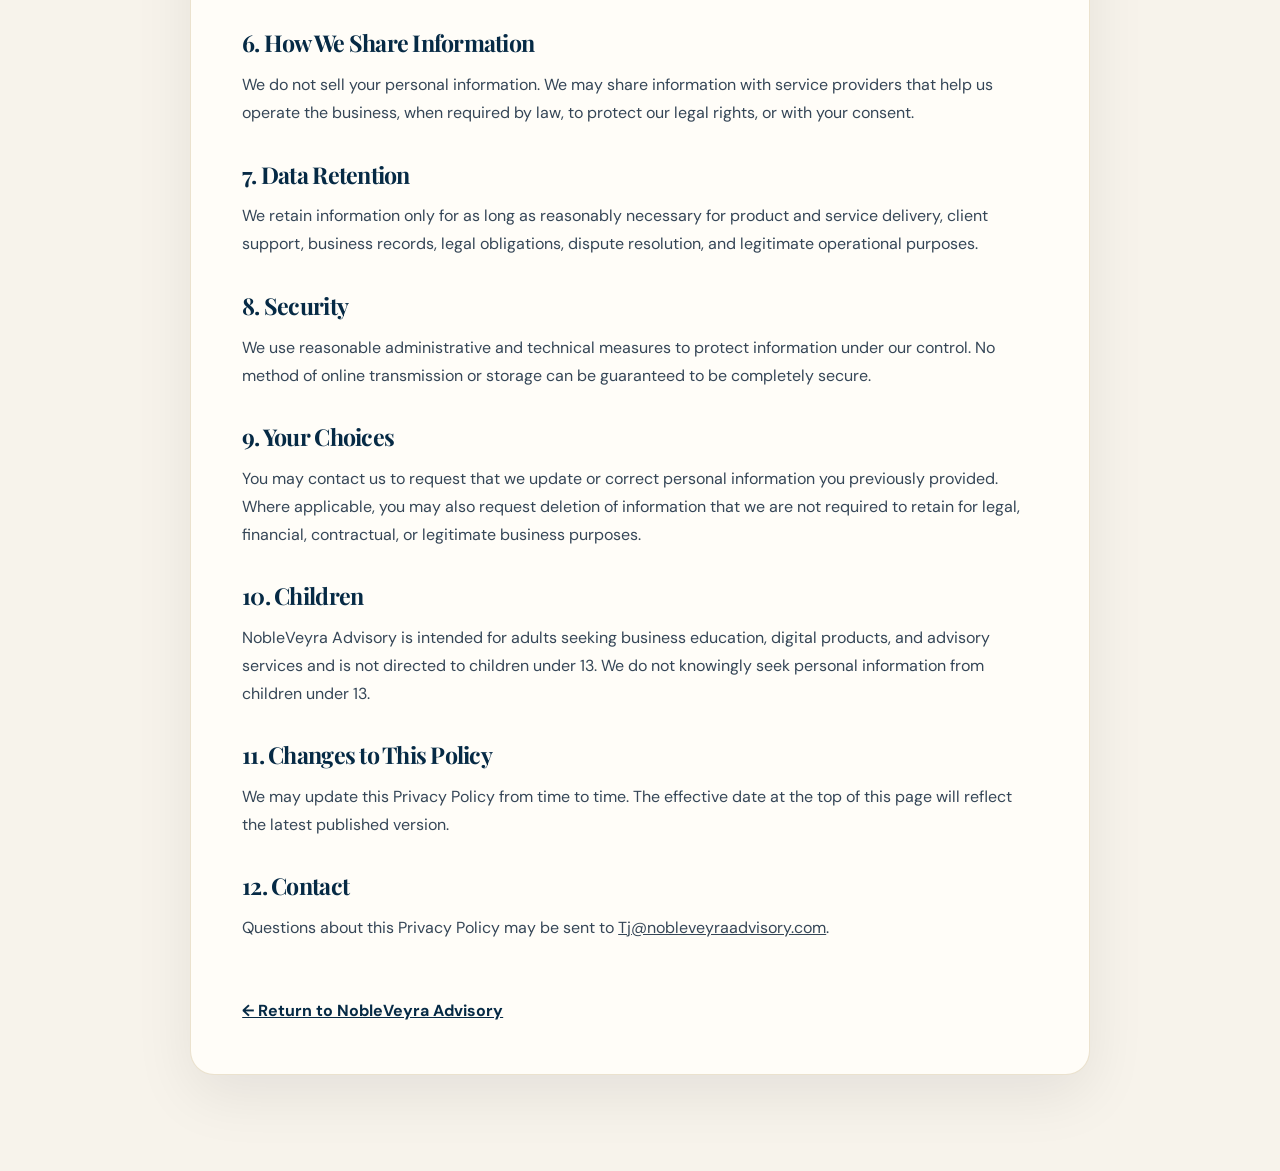
<file: privacy.html>
<!doctype html>
<html lang="en">
<head>
  <meta charset="utf-8">
  <meta name="viewport" content="width=device-width,initial-scale=1">
  <title>Privacy Policy | NobleVeyra Advisory</title>
  <meta name="description" content="Privacy Policy for NobleVeyra Advisory.">
  <meta name="theme-color" content="#04131f">
  <link rel="canonical" href="https://www.nobleveyraadvisory.com/privacy.html">
  <link rel="icon" href="nv-icon.webp">
  <link rel="preconnect" href="https://fonts.googleapis.com">
  <link rel="preconnect" href="https://fonts.gstatic.com" crossorigin>
  <link href="https://fonts.googleapis.com/css2?family=DM+Sans:wght@400;500;600;700&family=Playfair+Display:ital,wght@0,500;0,600;1,500&display=swap" rel="stylesheet">
  <link rel="stylesheet" href="styles.css?v=15">
  <style>
    .legal-page{background:#f7f3eb;color:#0b2032;min-height:100vh;padding:9rem 0 6rem}.legal-wrap{width:min(900px,calc(100% - 2rem));margin:auto;background:#fffdf8;border:1px solid rgba(175,144,80,.25);border-radius:24px;padding:clamp(1.5rem,4vw,3.5rem);box-shadow:0 20px 60px rgba(4,19,31,.08)}.legal-wrap h1,.legal-wrap h2{font-family:"Playfair Display",serif;color:#062A45}.legal-wrap h1{font-size:clamp(2.2rem,6vw,4rem);margin:.4rem 0 1rem}.legal-wrap h2{font-size:1.45rem;margin:2.2rem 0 .7rem}.legal-wrap p,.legal-wrap li{line-height:1.75;color:#354657}.legal-wrap ul{padding-left:1.2rem}.legal-meta{color:#AF9050!important;font-weight:700;text-transform:uppercase;letter-spacing:.08em;font-size:.82rem}.legal-back{display:inline-block;margin-top:2.5rem;color:#062A45;font-weight:700}
  </style>
</head>
<body>
<header class="site-header"><div class="shell nav-shell"><a class="brand" href="index.html" aria-label="NobleVeyra Advisory home"><img src="logo-dark.webp" alt="NobleVeyra Advisory"></a><a class="pill nav-cta" href="index.html#services">View Options</a></div></header>
<main class="legal-page"><article class="legal-wrap">
<p class="legal-meta">Effective September 21, 2026</p>
<h1>Privacy Policy</h1>
<p>NobleVeyra Advisory respects your privacy. This Privacy Policy explains what information we may collect when you visit our website, contact us, purchase the Launch Clarity Toolkit, book a service, or use NobleVeyra Advisory offerings, and how that information may be used.</p>
<h2>1. Information We May Collect</h2>
<p>Depending on how you interact with NobleVeyra Advisory, we may collect information such as:</p>
<ul><li>Your name, email address, phone number, and other contact information you voluntarily provide.</li><li>Information you submit through questionnaires, forms, email, or booking communications about your business, goals, challenges, and advisory needs.</li><li>Transaction-related information associated with purchases of digital products or advisory services. Full payment card information is handled by third-party payment processors and is not stored directly by NobleVeyra Advisory.</li><li>Basic website usage information, such as browser type, device type, referring pages, and similar technical information when analytics or website tools are enabled.</li></ul>
<h2>2. How We Use Information</h2>
<p>We may use information you provide to:</p>
<ul><li>Deliver digital products such as the Launch Clarity Toolkit and provide related purchase support.</li><li>Deliver Business Launch Strategy Sessions, 30-Day Business Launch Intensive services, and related advisory support.</li><li>Communicate with you about purchases, bookings, payments, questionnaires, scheduling, service delivery, and follow-up.</li><li>Respond to questions and determine which NobleVeyra product or service may be appropriate for your situation.</li><li>Improve our products, services, website, client experience, and business operations.</li><li>Maintain records for accounting, legal, fraud-prevention, and administrative purposes.</li></ul>
<h2>3. Payments</h2>
<p>Payments may be processed through third-party payment providers such as Stripe or another processor displayed at checkout. NobleVeyra Advisory does not directly store full payment card numbers. Your payment information is subject to the privacy and security practices of the payment processor you use.</p>
<h2>4. Digital Product Delivery and Third-Party Services</h2>
<p>We may use third-party tools for payment processing, digital file delivery, scheduling, email, website hosting, forms, analytics, cloud storage, and related business functions. Information may be shared with those providers only as reasonably necessary to provide or operate those services.</p>
<h2>5. Cookies and Analytics</h2>
<p>Our website may use essential cookies or similar technologies needed for website functionality. If analytics tools are enabled, they may collect limited technical information about how visitors use the site. You may be able to limit cookies through your browser settings.</p>
<h2>6. How We Share Information</h2>
<p>We do not sell your personal information. We may share information with service providers that help us operate the business, when required by law, to protect our legal rights, or with your consent.</p>
<h2>7. Data Retention</h2>
<p>We retain information only for as long as reasonably necessary for product and service delivery, client support, business records, legal obligations, dispute resolution, and legitimate operational purposes.</p>
<h2>8. Security</h2>
<p>We use reasonable administrative and technical measures to protect information under our control. No method of online transmission or storage can be guaranteed to be completely secure.</p>
<h2>9. Your Choices</h2>
<p>You may contact us to request that we update or correct personal information you previously provided. Where applicable, you may also request deletion of information that we are not required to retain for legal, financial, contractual, or legitimate business purposes.</p>
<h2>10. Children</h2>
<p>NobleVeyra Advisory is intended for adults seeking business education, digital products, and advisory services and is not directed to children under 13. We do not knowingly seek personal information from children under 13.</p>
<h2>11. Changes to This Policy</h2>
<p>We may update this Privacy Policy from time to time. The effective date at the top of this page will reflect the latest published version.</p>
<h2>12. Contact</h2>
<p>Questions about this Privacy Policy may be sent to <a href="mailto:Tj@nobleveyraadvisory.com">Tj@nobleveyraadvisory.com</a>.</p>
<a class="legal-back" href="index.html">← Return to NobleVeyra Advisory</a>
</article></main>
</body>
</html>
</file>
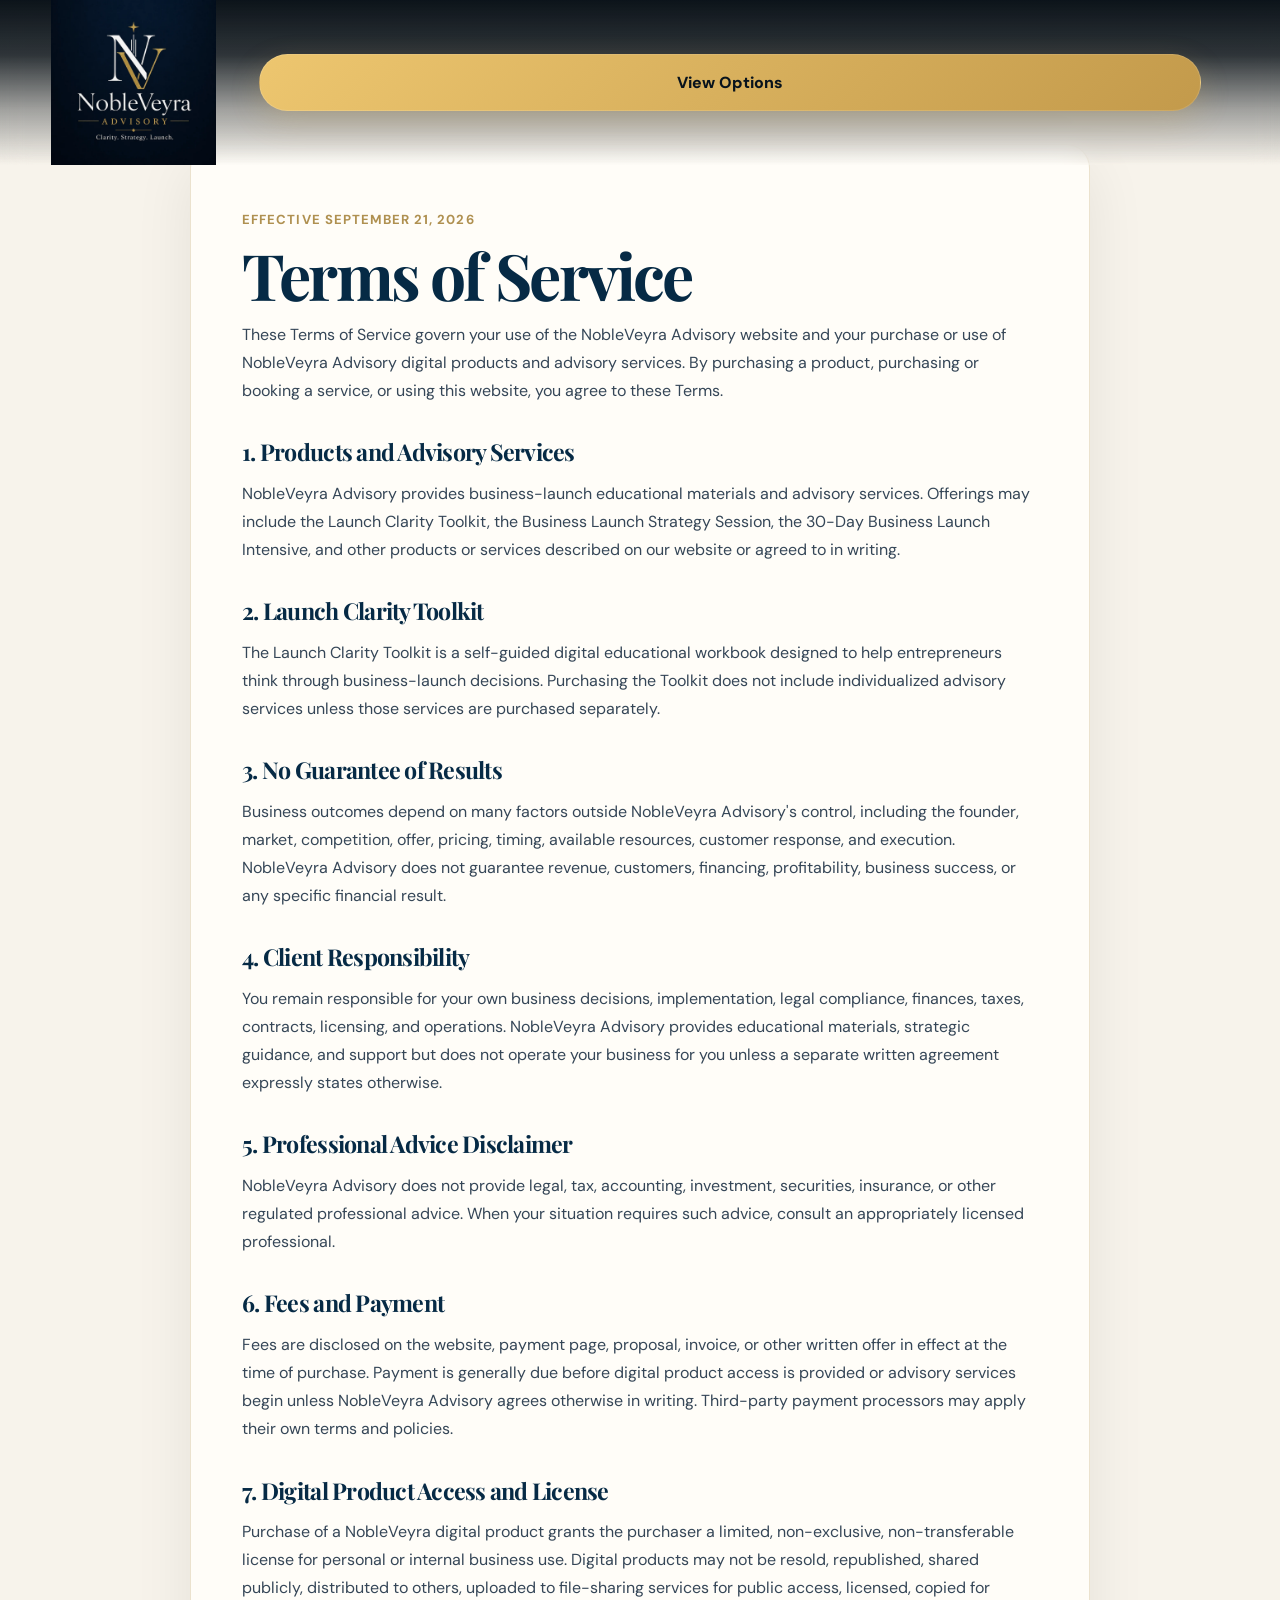
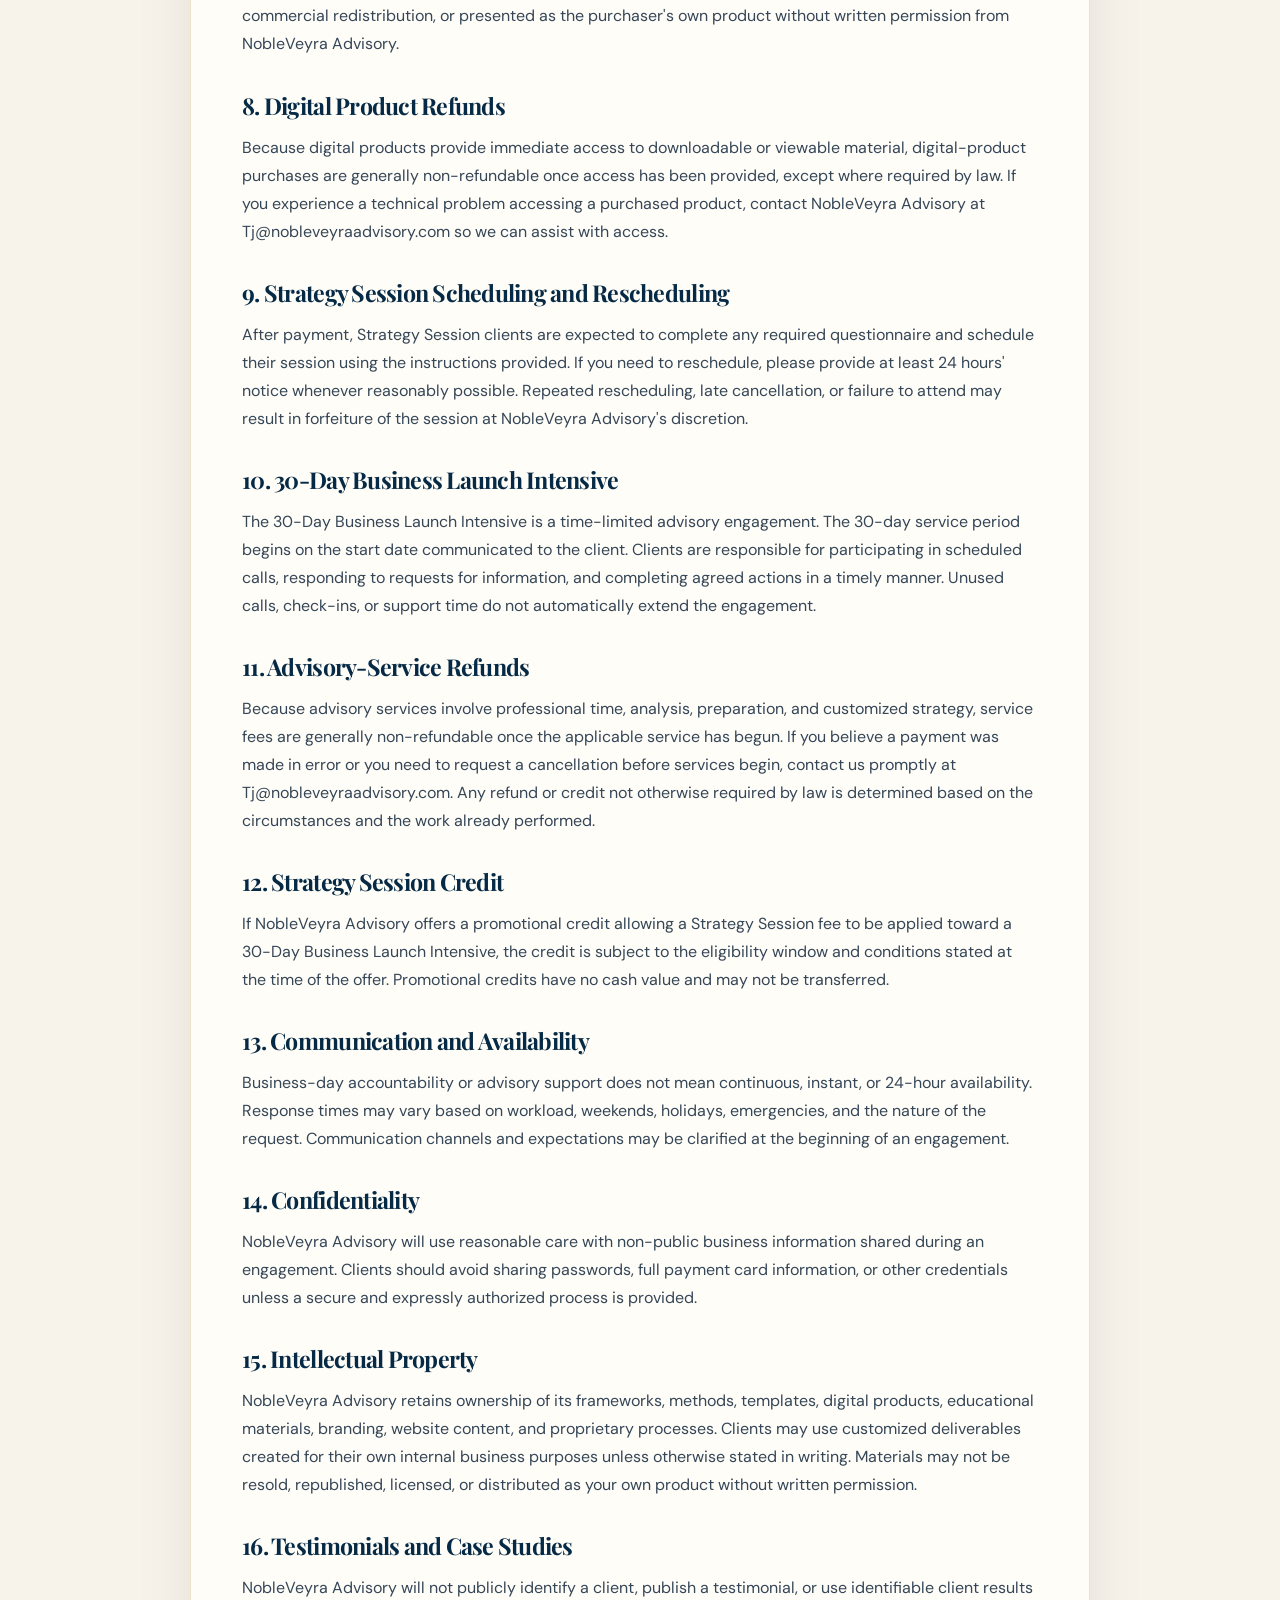
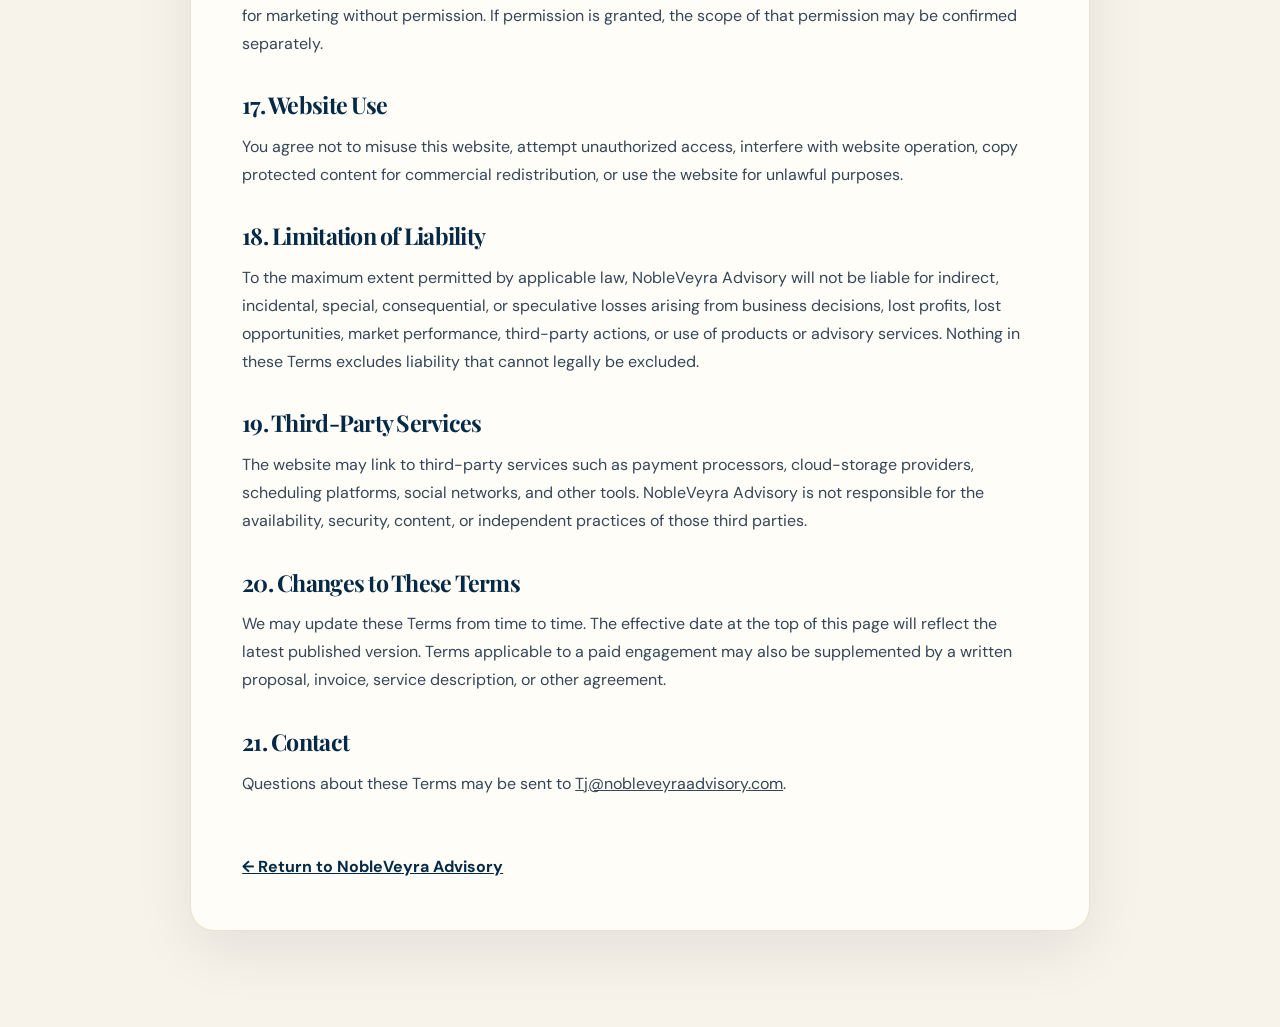
<file: terms.html>
<!doctype html>
<html lang="en">
<head>
  <meta charset="utf-8">
  <meta name="viewport" content="width=device-width,initial-scale=1">
  <title>Terms of Service | NobleVeyra Advisory</title>
  <meta name="description" content="Terms of Service for NobleVeyra Advisory.">
  <meta name="theme-color" content="#04131f">
  <link rel="canonical" href="https://www.nobleveyraadvisory.com/terms.html">
  <link rel="icon" href="nv-icon.webp">
  <link rel="preconnect" href="https://fonts.googleapis.com">
  <link rel="preconnect" href="https://fonts.gstatic.com" crossorigin>
  <link href="https://fonts.googleapis.com/css2?family=DM+Sans:wght@400;500;600;700&family=Playfair+Display:ital,wght@0,500;0,600;1,500&display=swap" rel="stylesheet">
  <link rel="stylesheet" href="styles.css?v=15">
  <style>
    .legal-page{background:#f7f3eb;color:#0b2032;min-height:100vh;padding:9rem 0 6rem}.legal-wrap{width:min(900px,calc(100% - 2rem));margin:auto;background:#fffdf8;border:1px solid rgba(175,144,80,.25);border-radius:24px;padding:clamp(1.5rem,4vw,3.5rem);box-shadow:0 20px 60px rgba(4,19,31,.08)}.legal-wrap h1,.legal-wrap h2{font-family:"Playfair Display",serif;color:#062A45}.legal-wrap h1{font-size:clamp(2.2rem,6vw,4rem);margin:.4rem 0 1rem}.legal-wrap h2{font-size:1.45rem;margin:2.2rem 0 .7rem}.legal-wrap p,.legal-wrap li{line-height:1.75;color:#354657}.legal-wrap ul{padding-left:1.2rem}.legal-meta{color:#AF9050!important;font-weight:700;text-transform:uppercase;letter-spacing:.08em;font-size:.82rem}.legal-back{display:inline-block;margin-top:2.5rem;color:#062A45;font-weight:700}
  </style>
</head>
<body>
<header class="site-header"><div class="shell nav-shell"><a class="brand" href="index.html" aria-label="NobleVeyra Advisory home"><img src="logo-dark.webp" alt="NobleVeyra Advisory"></a><a class="pill nav-cta" href="index.html#services">View Options</a></div></header>
<main class="legal-page"><article class="legal-wrap">
<p class="legal-meta">Effective September 21, 2026</p>
<h1>Terms of Service</h1>
<p>These Terms of Service govern your use of the NobleVeyra Advisory website and your purchase or use of NobleVeyra Advisory digital products and advisory services. By purchasing a product, purchasing or booking a service, or using this website, you agree to these Terms.</p>
<h2>1. Products and Advisory Services</h2>
<p>NobleVeyra Advisory provides business-launch educational materials and advisory services. Offerings may include the Launch Clarity Toolkit, the Business Launch Strategy Session, the 30-Day Business Launch Intensive, and other products or services described on our website or agreed to in writing.</p>
<h2>2. Launch Clarity Toolkit</h2>
<p>The Launch Clarity Toolkit is a self-guided digital educational workbook designed to help entrepreneurs think through business-launch decisions. Purchasing the Toolkit does not include individualized advisory services unless those services are purchased separately.</p>
<h2>3. No Guarantee of Results</h2>
<p>Business outcomes depend on many factors outside NobleVeyra Advisory's control, including the founder, market, competition, offer, pricing, timing, available resources, customer response, and execution. NobleVeyra Advisory does not guarantee revenue, customers, financing, profitability, business success, or any specific financial result.</p>
<h2>4. Client Responsibility</h2>
<p>You remain responsible for your own business decisions, implementation, legal compliance, finances, taxes, contracts, licensing, and operations. NobleVeyra Advisory provides educational materials, strategic guidance, and support but does not operate your business for you unless a separate written agreement expressly states otherwise.</p>
<h2>5. Professional Advice Disclaimer</h2>
<p>NobleVeyra Advisory does not provide legal, tax, accounting, investment, securities, insurance, or other regulated professional advice. When your situation requires such advice, consult an appropriately licensed professional.</p>
<h2>6. Fees and Payment</h2>
<p>Fees are disclosed on the website, payment page, proposal, invoice, or other written offer in effect at the time of purchase. Payment is generally due before digital product access is provided or advisory services begin unless NobleVeyra Advisory agrees otherwise in writing. Third-party payment processors may apply their own terms and policies.</p>
<h2>7. Digital Product Access and License</h2>
<p>Purchase of a NobleVeyra digital product grants the purchaser a limited, non-exclusive, non-transferable license for personal or internal business use. Digital products may not be resold, republished, shared publicly, distributed to others, uploaded to file-sharing services for public access, licensed, copied for commercial redistribution, or presented as the purchaser's own product without written permission from NobleVeyra Advisory.</p>
<h2>8. Digital Product Refunds</h2>
<p>Because digital products provide immediate access to downloadable or viewable material, digital-product purchases are generally non-refundable once access has been provided, except where required by law. If you experience a technical problem accessing a purchased product, contact NobleVeyra Advisory at Tj@nobleveyraadvisory.com so we can assist with access.</p>
<h2>9. Strategy Session Scheduling and Rescheduling</h2>
<p>After payment, Strategy Session clients are expected to complete any required questionnaire and schedule their session using the instructions provided. If you need to reschedule, please provide at least 24 hours' notice whenever reasonably possible. Repeated rescheduling, late cancellation, or failure to attend may result in forfeiture of the session at NobleVeyra Advisory's discretion.</p>
<h2>10. 30-Day Business Launch Intensive</h2>
<p>The 30-Day Business Launch Intensive is a time-limited advisory engagement. The 30-day service period begins on the start date communicated to the client. Clients are responsible for participating in scheduled calls, responding to requests for information, and completing agreed actions in a timely manner. Unused calls, check-ins, or support time do not automatically extend the engagement.</p>
<h2>11. Advisory-Service Refunds</h2>
<p>Because advisory services involve professional time, analysis, preparation, and customized strategy, service fees are generally non-refundable once the applicable service has begun. If you believe a payment was made in error or you need to request a cancellation before services begin, contact us promptly at Tj@nobleveyraadvisory.com. Any refund or credit not otherwise required by law is determined based on the circumstances and the work already performed.</p>
<h2>12. Strategy Session Credit</h2>
<p>If NobleVeyra Advisory offers a promotional credit allowing a Strategy Session fee to be applied toward a 30-Day Business Launch Intensive, the credit is subject to the eligibility window and conditions stated at the time of the offer. Promotional credits have no cash value and may not be transferred.</p>
<h2>13. Communication and Availability</h2>
<p>Business-day accountability or advisory support does not mean continuous, instant, or 24-hour availability. Response times may vary based on workload, weekends, holidays, emergencies, and the nature of the request. Communication channels and expectations may be clarified at the beginning of an engagement.</p>
<h2>14. Confidentiality</h2>
<p>NobleVeyra Advisory will use reasonable care with non-public business information shared during an engagement. Clients should avoid sharing passwords, full payment card information, or other credentials unless a secure and expressly authorized process is provided.</p>
<h2>15. Intellectual Property</h2>
<p>NobleVeyra Advisory retains ownership of its frameworks, methods, templates, digital products, educational materials, branding, website content, and proprietary processes. Clients may use customized deliverables created for their own internal business purposes unless otherwise stated in writing. Materials may not be resold, republished, licensed, or distributed as your own product without written permission.</p>
<h2>16. Testimonials and Case Studies</h2>
<p>NobleVeyra Advisory will not publicly identify a client, publish a testimonial, or use identifiable client results for marketing without permission. If permission is granted, the scope of that permission may be confirmed separately.</p>
<h2>17. Website Use</h2>
<p>You agree not to misuse this website, attempt unauthorized access, interfere with website operation, copy protected content for commercial redistribution, or use the website for unlawful purposes.</p>
<h2>18. Limitation of Liability</h2>
<p>To the maximum extent permitted by applicable law, NobleVeyra Advisory will not be liable for indirect, incidental, special, consequential, or speculative losses arising from business decisions, lost profits, lost opportunities, market performance, third-party actions, or use of products or advisory services. Nothing in these Terms excludes liability that cannot legally be excluded.</p>
<h2>19. Third-Party Services</h2>
<p>The website may link to third-party services such as payment processors, cloud-storage providers, scheduling platforms, social networks, and other tools. NobleVeyra Advisory is not responsible for the availability, security, content, or independent practices of those third parties.</p>
<h2>20. Changes to These Terms</h2>
<p>We may update these Terms from time to time. The effective date at the top of this page will reflect the latest published version. Terms applicable to a paid engagement may also be supplemented by a written proposal, invoice, service description, or other agreement.</p>
<h2>21. Contact</h2>
<p>Questions about these Terms may be sent to <a href="mailto:Tj@nobleveyraadvisory.com">Tj@nobleveyraadvisory.com</a>.</p>
<a class="legal-back" href="index.html">← Return to NobleVeyra Advisory</a>
</article></main>
</body>
</html>
</file>
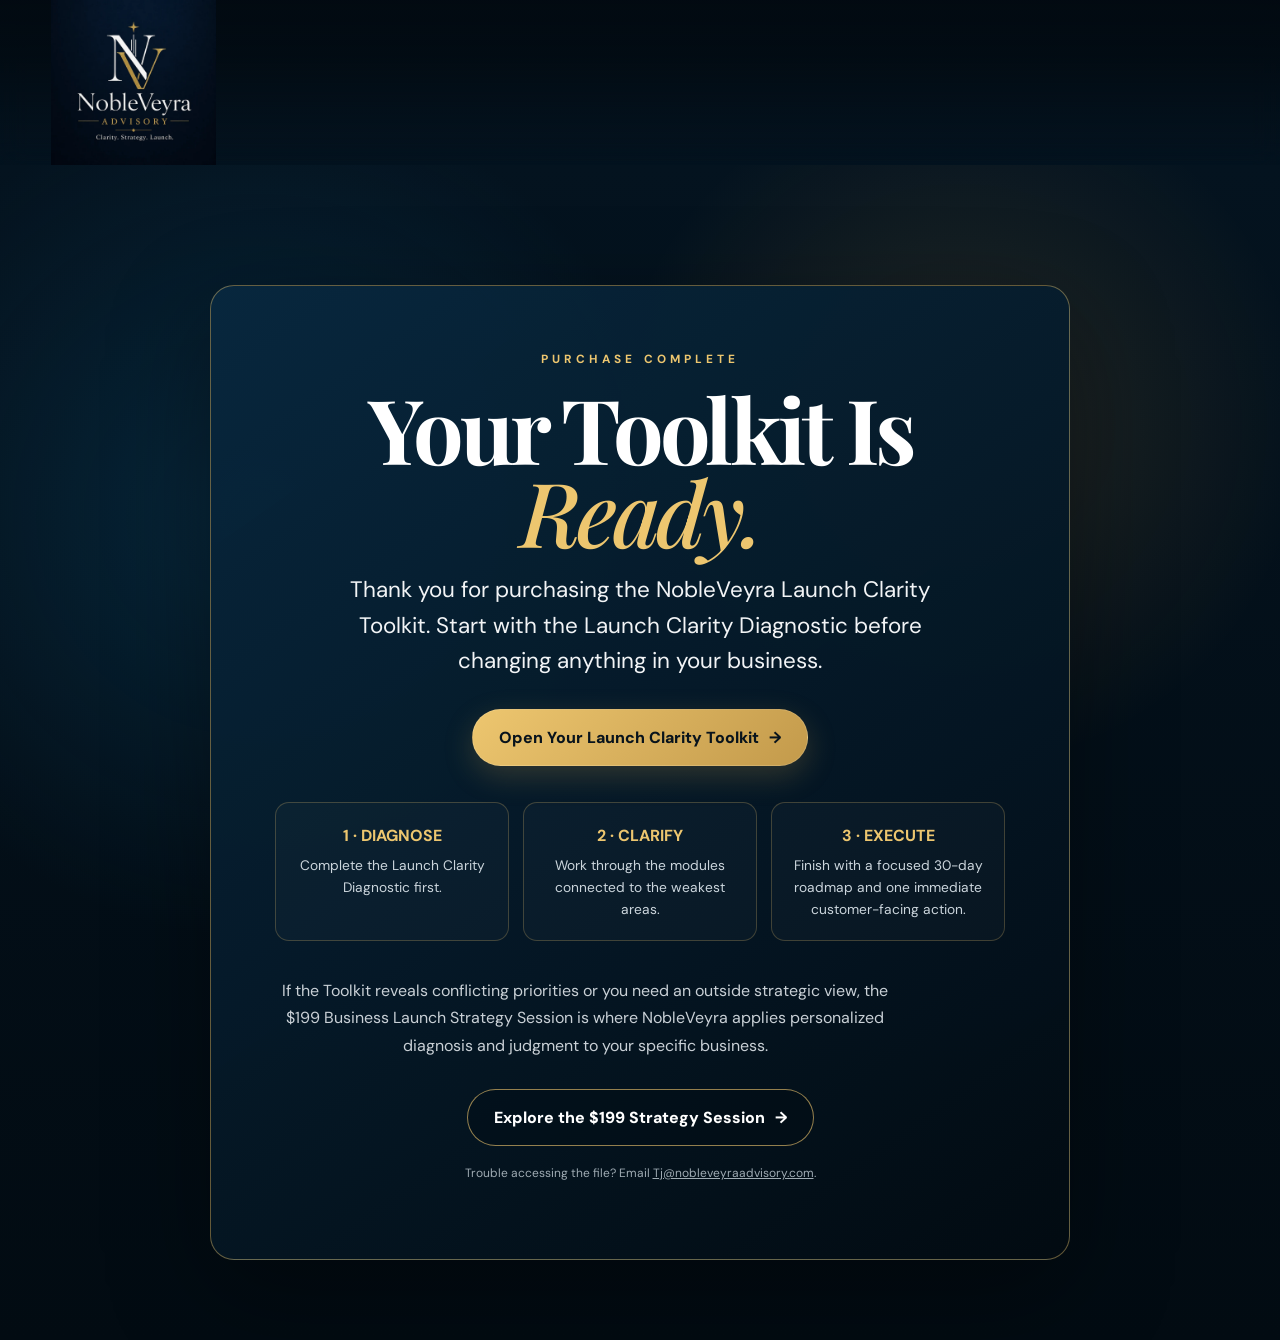
<file: toolkit-thank-you.html>
<!doctype html>
<html lang="en">
<head>
  <meta charset="utf-8">
  <meta name="viewport" content="width=device-width,initial-scale=1">
  <title>Your Toolkit Is Ready | NobleVeyra Advisory</title>
  <meta name="robots" content="noindex,nofollow,noarchive">
  <meta name="theme-color" content="#04131f">
  <link rel="icon" href="nv-icon.webp">
  <link rel="preconnect" href="https://fonts.googleapis.com">
  <link rel="preconnect" href="https://fonts.gstatic.com" crossorigin>
  <link href="https://fonts.googleapis.com/css2?family=DM+Sans:wght@400;500;600;700&family=Playfair+Display:ital,wght@0,500;0,600;1,500&display=swap" rel="stylesheet">
  <link rel="stylesheet" href="styles.css?v=15">
  <link rel="stylesheet" href="toolkit.css?v=1">
</head>
<body class="toolkit-page">
<header class="site-header">
  <div class="shell nav-shell">
    <a class="brand" href="index.html" aria-label="NobleVeyra Advisory home"><img src="logo-dark.webp" alt="NobleVeyra Advisory"></a>
  </div>
</header>
<main class="thankyou-main">
  <section class="thankyou-card">
    <p class="kicker">Purchase Complete</p>
    <h1>Your Toolkit Is <em>Ready.</em></h1>
    <p class="hero-sub">Thank you for purchasing the NobleVeyra Launch Clarity Toolkit. Start with the Launch Clarity Diagnostic before changing anything in your business.</p>
    <div class="actions" style="justify-content:center">
      <a class="pill" href="https://drive.google.com/file/d/1FJ9w3TZoGe0CfyLL1frANDtl5kpt4W-8/view?usp=drivesdk" target="_blank" rel="noopener noreferrer">Open Your Launch Clarity Toolkit <span>→</span></a>
    </div>
    <div class="thankyou-steps">
      <article class="thankyou-step"><b>1 · DIAGNOSE</b><p>Complete the Launch Clarity Diagnostic first.</p></article>
      <article class="thankyou-step"><b>2 · CLARIFY</b><p>Work through the modules connected to the weakest areas.</p></article>
      <article class="thankyou-step"><b>3 · EXECUTE</b><p>Finish with a focused 30-day roadmap and one immediate customer-facing action.</p></article>
    </div>
    <p class="hero-trust">If the Toolkit reveals conflicting priorities or you need an outside strategic view, the $199 Business Launch Strategy Session is where NobleVeyra applies personalized diagnosis and judgment to your specific business.</p>
    <div class="actions" style="justify-content:center">
      <a class="pill outline" data-link="strategyPaymentUrl" href="#">Explore the $199 Strategy Session <span>→</span></a>
    </div>
    <p class="toolkit-fineprint">Trouble accessing the file? Email <a href="mailto:Tj@nobleveyraadvisory.com">Tj@nobleveyraadvisory.com</a>.</p>
  </section>
</main>
<script src="site-config.js"></script>
<script src="script.js?v=3"></script>
</body>
</html>
</file>
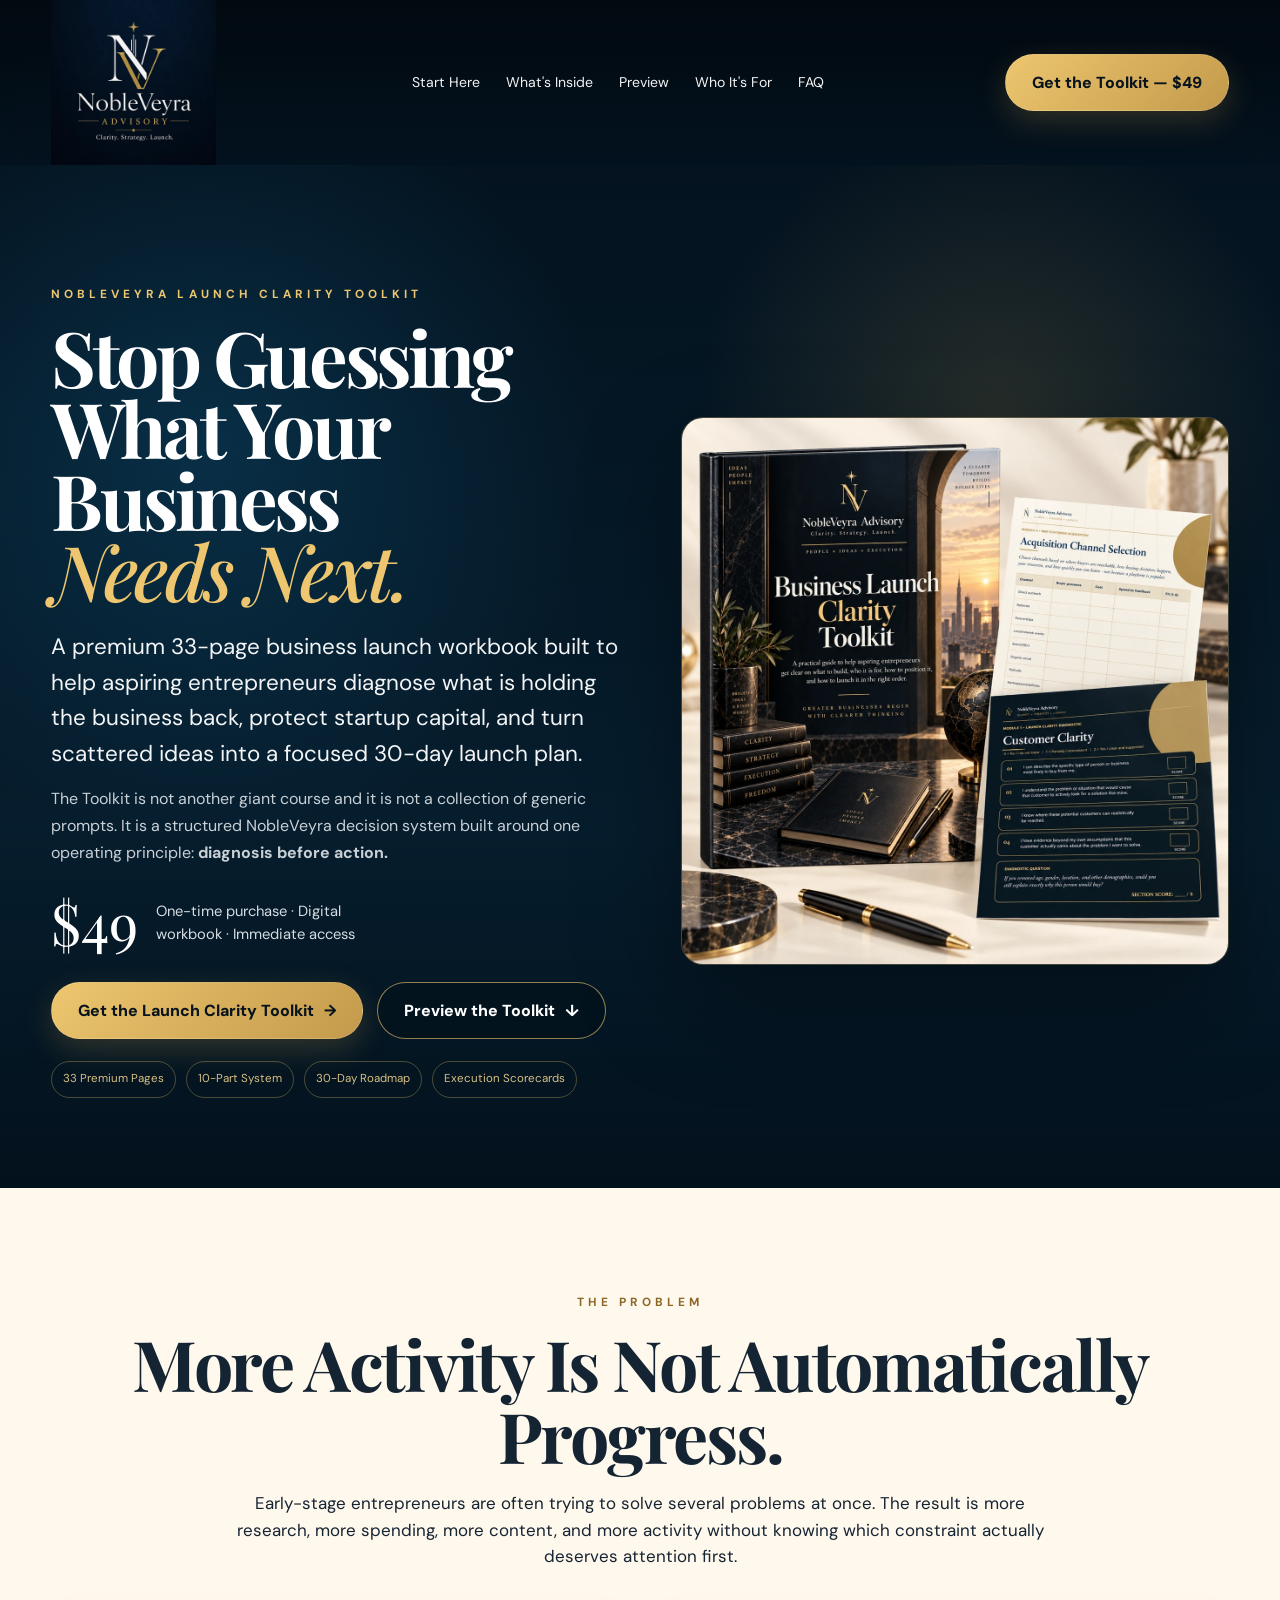
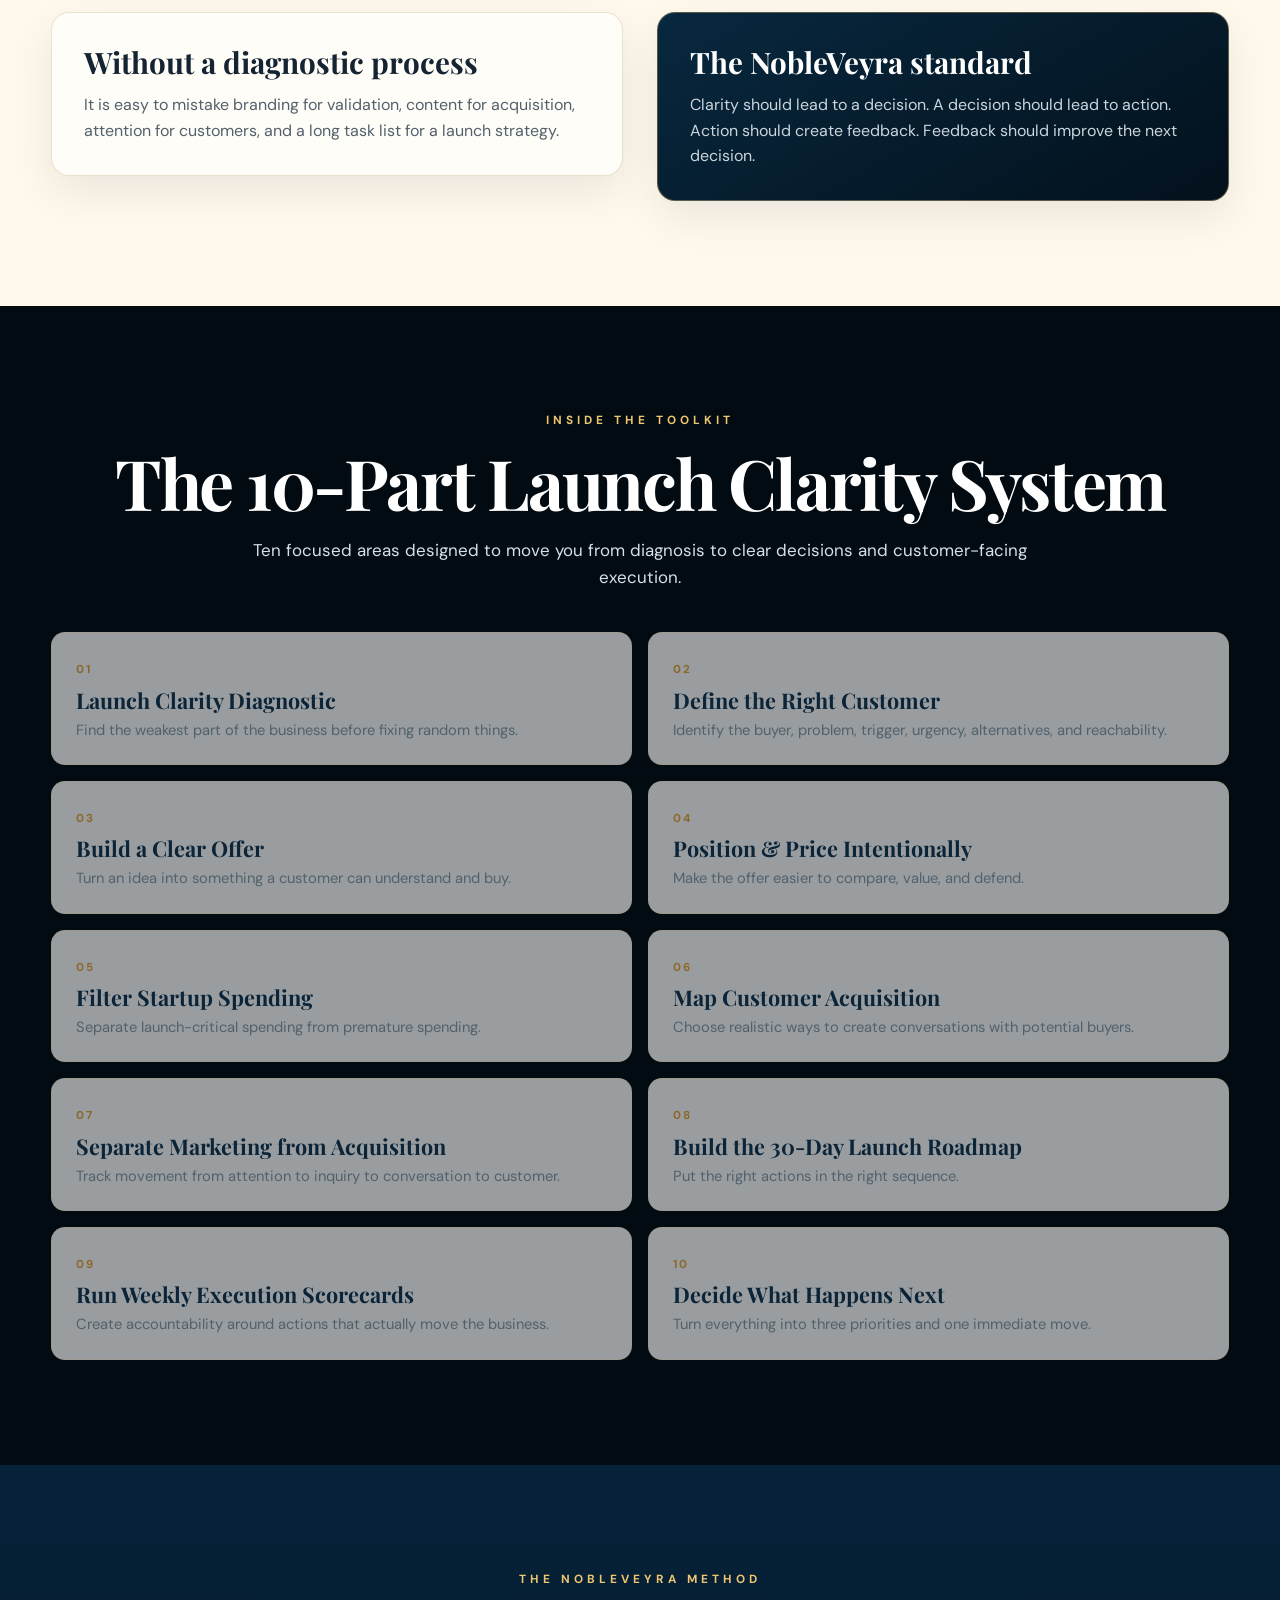
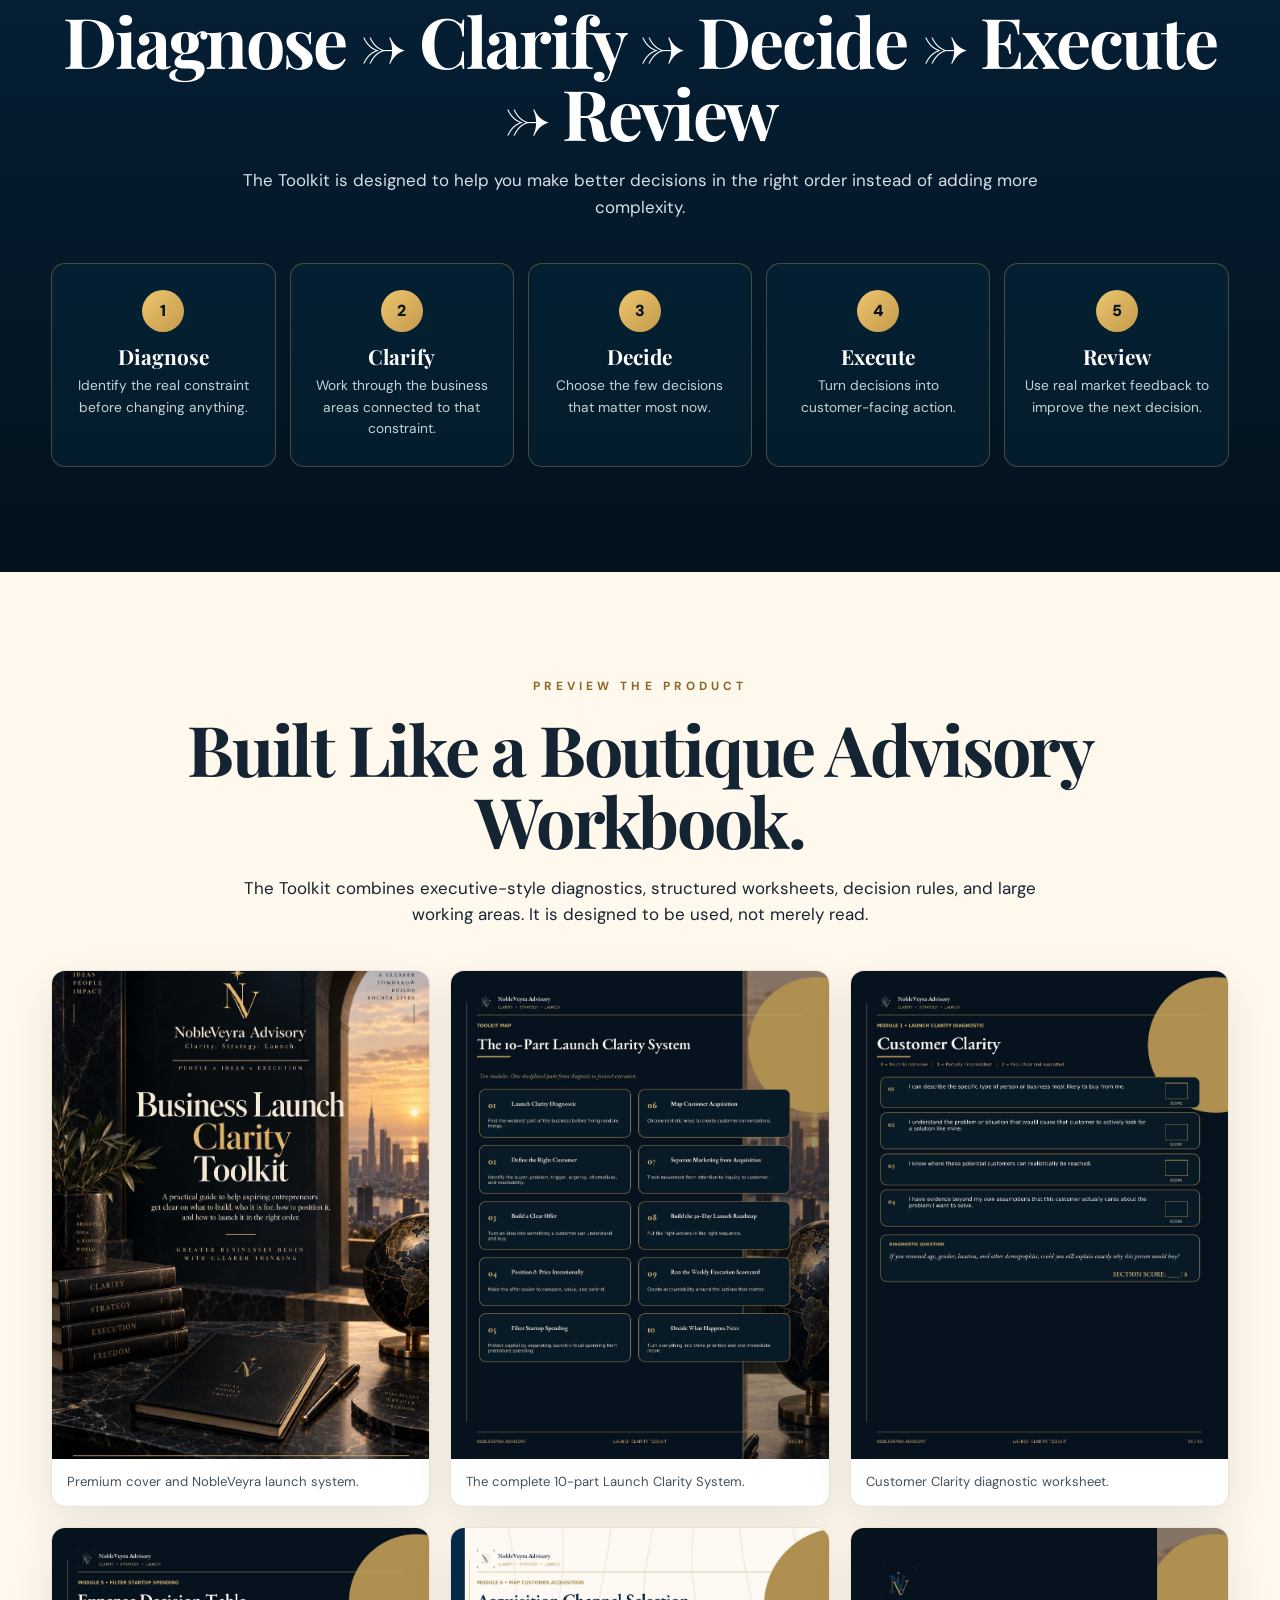
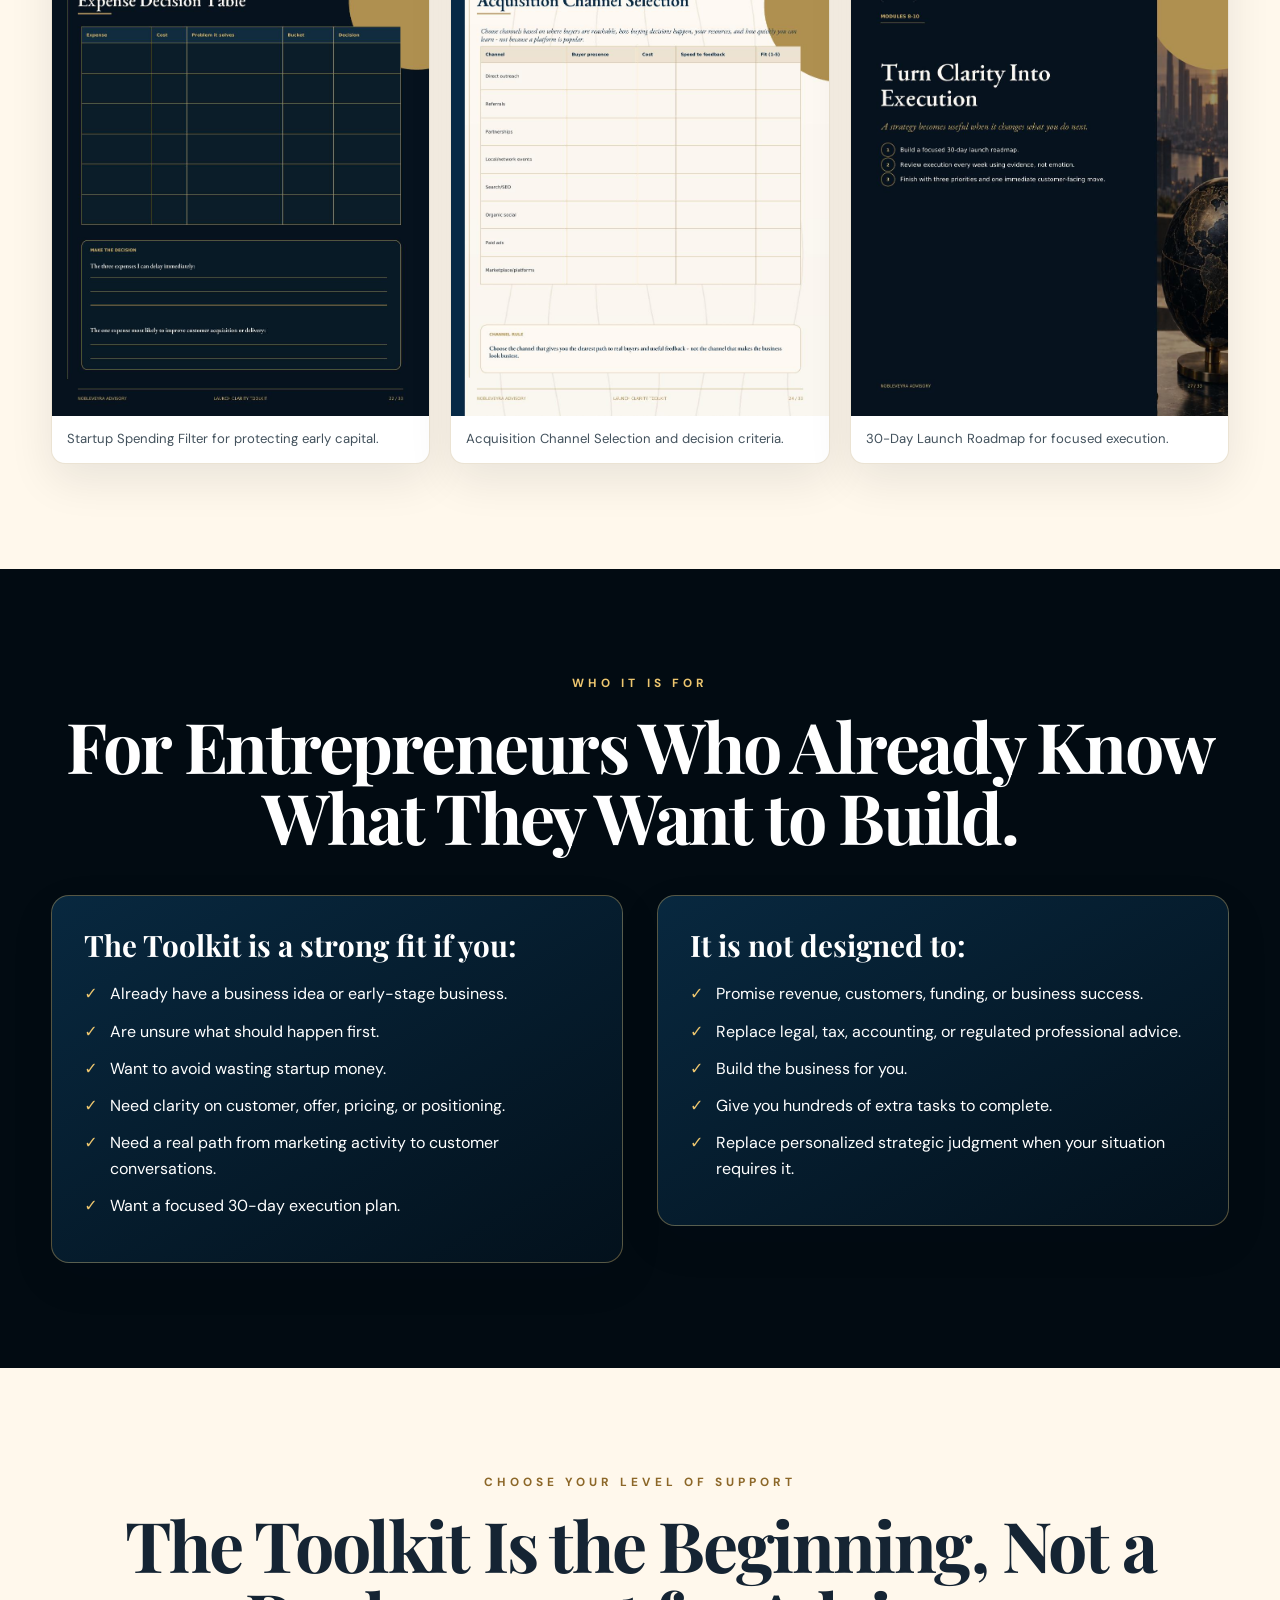
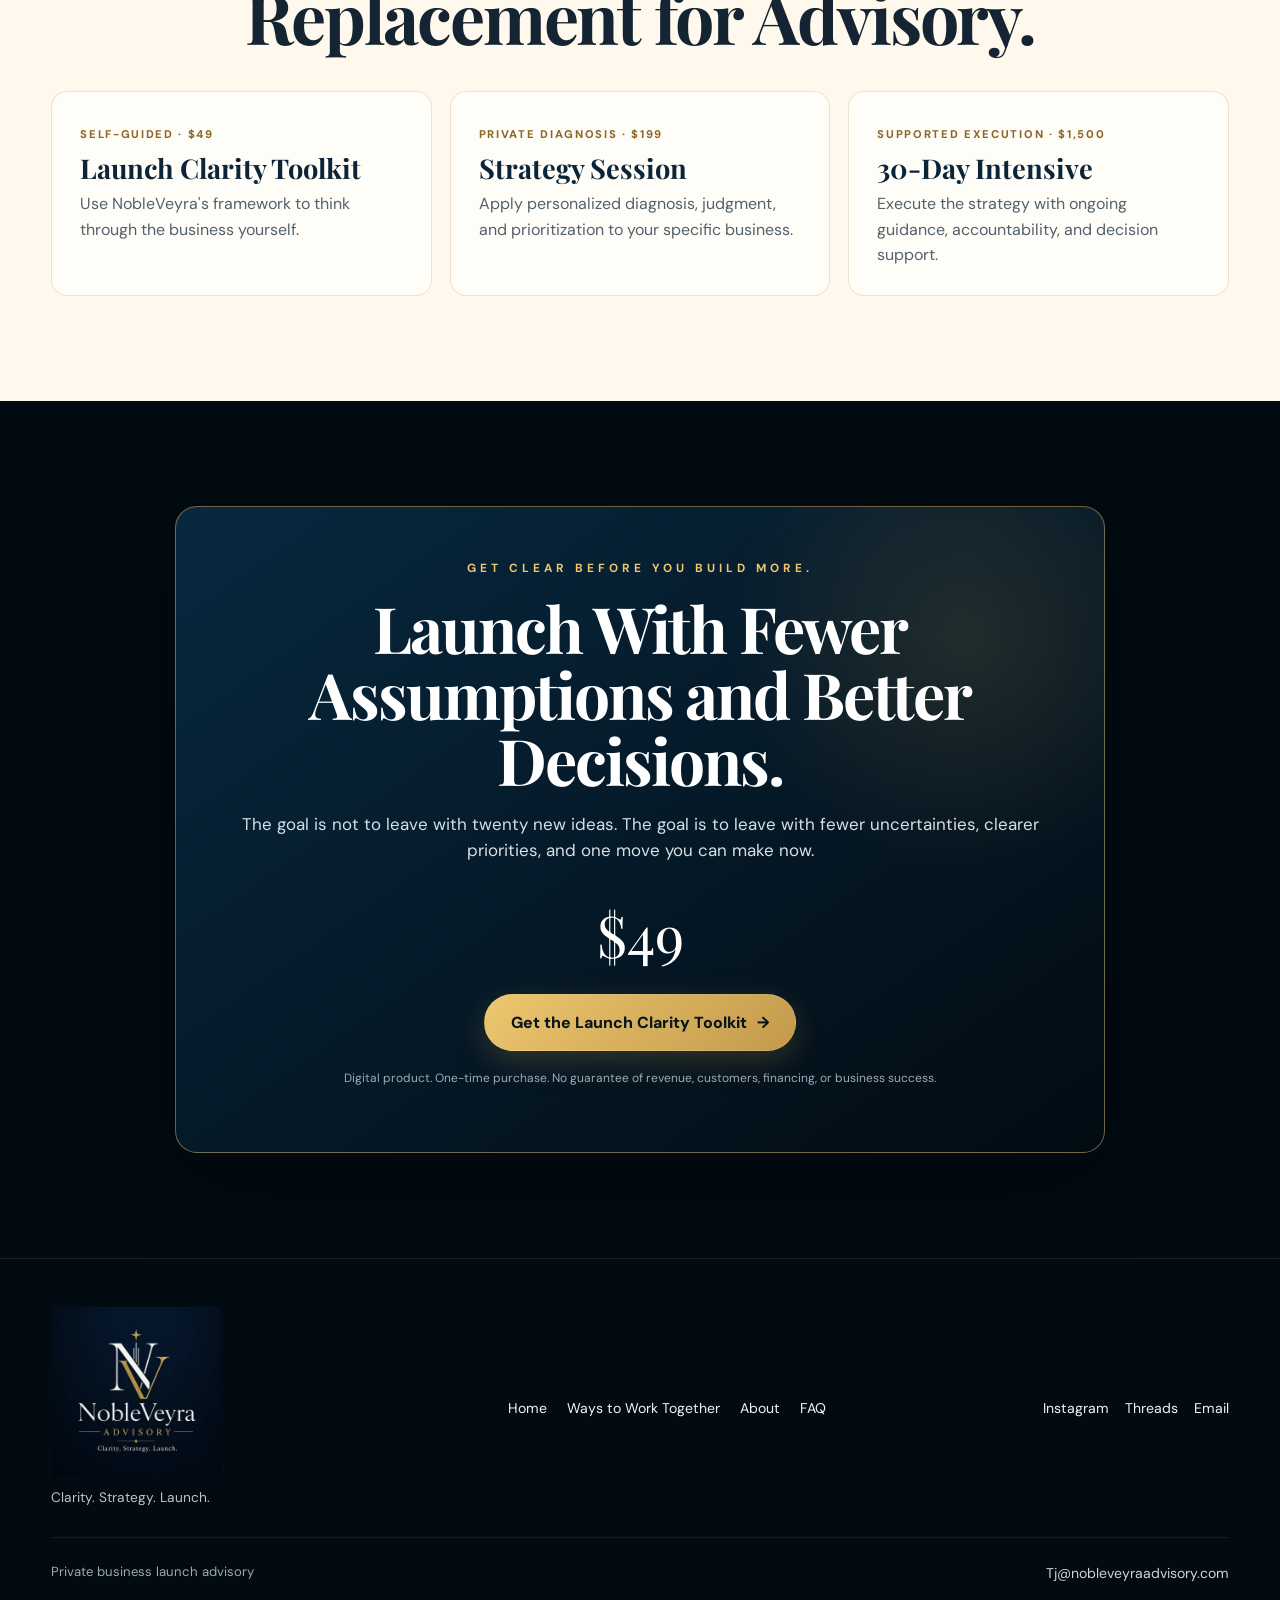
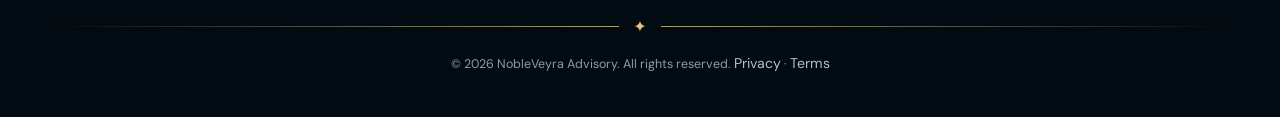
<file: toolkit.html>
<!doctype html>
<html lang="en">
<head>
  <meta charset="utf-8">
  <meta name="viewport" content="width=device-width,initial-scale=1">
  <title>Launch Clarity Toolkit | NobleVeyra Advisory</title>
  <meta name="description" content="The NobleVeyra Launch Clarity Toolkit is a premium 33-page business launch workbook for aspiring entrepreneurs who need clarity on customer, offer, pricing, spending, acquisition, and execution.">
  <meta name="theme-color" content="#04131f">
  <link rel="canonical" href="https://www.nobleveyraadvisory.com/toolkit.html">
  <link rel="icon" href="nv-icon.webp">
  <meta property="og:title" content="NobleVeyra Launch Clarity Toolkit">
  <meta property="og:description" content="Diagnose before you build. Get clear on what your business actually needs next.">
  <meta property="og:type" content="product">
  <meta property="og:url" content="https://www.nobleveyraadvisory.com/toolkit.html">
  <meta property="og:image" content="https://www.nobleveyraadvisory.com/toolkit-product.webp">
  <link rel="preconnect" href="https://fonts.googleapis.com">
  <link rel="preconnect" href="https://fonts.gstatic.com" crossorigin>
  <link href="https://fonts.googleapis.com/css2?family=DM+Sans:wght@400;500;600;700&family=Playfair+Display:ital,wght@0,500;0,600;1,500&display=swap" rel="stylesheet">
  <link rel="stylesheet" href="styles.css?v=15">
  <link rel="stylesheet" href="toolkit.css?v=1">
  <script type="application/ld+json">
  {
    "@context":"https://schema.org",
    "@type":"Product",
    "name":"NobleVeyra Launch Clarity Toolkit",
    "description":"A premium 33-page business launch workbook for aspiring entrepreneurs who need clarity on customer, offer, pricing, spending, acquisition, and execution.",
    "brand":{"@type":"Brand","name":"NobleVeyra Advisory"},
    "offers":{"@type":"Offer","price":"49.00","priceCurrency":"USD","availability":"https://schema.org/InStock","url":"https://buy.stripe.com/cNi9ATetf6QHewm8cQ4Rq02"}
  }
  </script>
</head>
<body class="toolkit-page">
<a class="skip" href="#main">Skip to content</a>
<header class="site-header">
  <div class="shell nav-shell">
    <a class="brand" href="index.html" aria-label="NobleVeyra Advisory home"><img src="logo-dark.webp" alt="NobleVeyra Advisory"></a>
    <button class="menu" aria-expanded="false" aria-controls="nav" aria-label="Open navigation">Menu</button>
    <nav id="nav" aria-label="Primary navigation">
      <a href="index.html#services">Start Here</a>
      <a href="#inside">What's Inside</a>
      <a href="#preview">Preview</a>
      <a href="#fit">Who It's For</a>
      <a href="index.html#faq">FAQ</a>
    </nav>
    <a class="pill nav-cta" data-link="toolkitPaymentUrl" href="#">Get the Toolkit — $49</a>
  </div>
</header>

<main id="main" class="toolkit-page-main">
  <section class="toolkit-hero">
    <div class="shell toolkit-hero-grid reveal">
      <div class="toolkit-hero-copy">
        <p class="kicker">NobleVeyra Launch Clarity Toolkit</p>
        <h1>Stop Guessing What Your Business <em>Needs Next.</em></h1>
        <p class="hero-sub">A premium 33-page business launch workbook built to help aspiring entrepreneurs diagnose what is holding the business back, protect startup capital, and turn scattered ideas into a focused 30-day launch plan.</p>
        <p class="hero-trust">The Toolkit is not another giant course and it is not a collection of generic prompts. It is a structured NobleVeyra decision system built around one operating principle: <strong>diagnosis before action.</strong></p>
        <div class="toolkit-price-row">
          <span class="toolkit-price">$49</span>
          <span class="toolkit-price-note">One-time purchase · Digital workbook · Immediate access</span>
        </div>
        <div class="actions">
          <a class="pill" data-link="toolkitPaymentUrl" href="#">Get the Launch Clarity Toolkit <span>→</span></a>
          <a class="pill outline" href="#preview">Preview the Toolkit <span>↓</span></a>
        </div>
        <div class="toolkit-badges">
          <span>33 Premium Pages</span><span>10-Part System</span><span>30-Day Roadmap</span><span>Execution Scorecards</span>
        </div>
      </div>
      <div class="toolkit-hero-visual">
        <img src="toolkit-product.webp" alt="3D mockup of the NobleVeyra Business Launch Clarity Toolkit">
      </div>
    </div>
  </section>

  <section class="toolkit-section light">
    <div class="shell reveal">
      <div class="center">
        <p class="kicker dark">The Problem</p>
        <h2>More Activity Is Not Automatically Progress.</h2>
        <p class="section-lead">Early-stage entrepreneurs are often trying to solve several problems at once. The result is more research, more spending, more content, and more activity without knowing which constraint actually deserves attention first.</p>
      </div>
      <div class="toolkit-two-col">
        <article class="toolkit-panel">
          <h3>Without a diagnostic process</h3>
          <p>It is easy to mistake branding for validation, content for acquisition, attention for customers, and a long task list for a launch strategy.</p>
        </article>
        <article class="toolkit-panel dark-panel">
          <h3>The NobleVeyra standard</h3>
          <p>Clarity should lead to a decision. A decision should lead to action. Action should create feedback. Feedback should improve the next decision.</p>
        </article>
      </div>
    </div>
  </section>

  <section class="toolkit-section dark" id="inside">
    <div class="shell reveal">
      <div class="center">
        <p class="kicker">Inside the Toolkit</p>
        <h2>The 10-Part Launch Clarity System</h2>
        <p class="section-lead light">Ten focused areas designed to move you from diagnosis to clear decisions and customer-facing execution.</p>
      </div>
      <div class="toolkit-module-grid">
        <article class="toolkit-module"><b>01</b><h3>Launch Clarity Diagnostic</h3><p>Find the weakest part of the business before fixing random things.</p></article>
        <article class="toolkit-module"><b>02</b><h3>Define the Right Customer</h3><p>Identify the buyer, problem, trigger, urgency, alternatives, and reachability.</p></article>
        <article class="toolkit-module"><b>03</b><h3>Build a Clear Offer</h3><p>Turn an idea into something a customer can understand and buy.</p></article>
        <article class="toolkit-module"><b>04</b><h3>Position & Price Intentionally</h3><p>Make the offer easier to compare, value, and defend.</p></article>
        <article class="toolkit-module"><b>05</b><h3>Filter Startup Spending</h3><p>Separate launch-critical spending from premature spending.</p></article>
        <article class="toolkit-module"><b>06</b><h3>Map Customer Acquisition</h3><p>Choose realistic ways to create conversations with potential buyers.</p></article>
        <article class="toolkit-module"><b>07</b><h3>Separate Marketing from Acquisition</h3><p>Track movement from attention to inquiry to conversation to customer.</p></article>
        <article class="toolkit-module"><b>08</b><h3>Build the 30-Day Launch Roadmap</h3><p>Put the right actions in the right sequence.</p></article>
        <article class="toolkit-module"><b>09</b><h3>Run Weekly Execution Scorecards</h3><p>Create accountability around actions that actually move the business.</p></article>
        <article class="toolkit-module"><b>10</b><h3>Decide What Happens Next</h3><p>Turn everything into three priorities and one immediate move.</p></article>
      </div>
    </div>
  </section>

  <section class="toolkit-section navy">
    <div class="shell center reveal">
      <p class="kicker">The NobleVeyra Method</p>
      <h2>Diagnose → Clarify → Decide → Execute → Review</h2>
      <p class="section-lead light">The Toolkit is designed to help you make better decisions in the right order instead of adding more complexity.</p>
      <div class="method-flow">
        <article class="method-step"><span>1</span><h3>Diagnose</h3><p>Identify the real constraint before changing anything.</p></article>
        <article class="method-step"><span>2</span><h3>Clarify</h3><p>Work through the business areas connected to that constraint.</p></article>
        <article class="method-step"><span>3</span><h3>Decide</h3><p>Choose the few decisions that matter most now.</p></article>
        <article class="method-step"><span>4</span><h3>Execute</h3><p>Turn decisions into customer-facing action.</p></article>
        <article class="method-step"><span>5</span><h3>Review</h3><p>Use real market feedback to improve the next decision.</p></article>
      </div>
    </div>
  </section>

  <section class="toolkit-section light" id="preview">
    <div class="shell center reveal">
      <p class="kicker dark">Preview the Product</p>
      <h2>Built Like a Boutique Advisory Workbook.</h2>
      <p class="section-lead">The Toolkit combines executive-style diagnostics, structured worksheets, decision rules, and large working areas. It is designed to be used, not merely read.</p>
      <div class="toolkit-preview-grid">
        <figure><img src="toolkit-preview-01-cover.jpg" alt="Launch Clarity Toolkit cover"><figcaption>Premium cover and NobleVeyra launch system.</figcaption></figure>
        <figure><img src="toolkit-preview-02-system-map.jpg" alt="10-part Launch Clarity System"><figcaption>The complete 10-part Launch Clarity System.</figcaption></figure>
        <figure><img src="toolkit-preview-03-customer-clarity.jpg" alt="Customer Clarity diagnostic worksheet"><figcaption>Customer Clarity diagnostic worksheet.</figcaption></figure>
        <figure><img src="toolkit-preview-04-spending-filter.jpg" alt="Startup Spending Filter worksheet"><figcaption>Startup Spending Filter for protecting early capital.</figcaption></figure>
        <figure><img src="toolkit-preview-05-acquisition-channels.jpg" alt="Customer Acquisition planning worksheet"><figcaption>Acquisition Channel Selection and decision criteria.</figcaption></figure>
        <figure><img src="toolkit-preview-06-30-day-roadmap.jpg" alt="30-Day Launch Roadmap"><figcaption>30-Day Launch Roadmap for focused execution.</figcaption></figure>
      </div>
    </div>
  </section>

  <section class="toolkit-section dark" id="fit">
    <div class="shell reveal">
      <div class="center">
        <p class="kicker">Who It Is For</p>
        <h2>For Entrepreneurs Who Already Know What They Want to Build.</h2>
      </div>
      <div class="toolkit-two-col" style="margin-top:42px">
        <article class="toolkit-panel dark-panel">
          <h3>The Toolkit is a strong fit if you:</h3>
          <ul class="toolkit-checklist">
            <li>Already have a business idea or early-stage business.</li>
            <li>Are unsure what should happen first.</li>
            <li>Want to avoid wasting startup money.</li>
            <li>Need clarity on customer, offer, pricing, or positioning.</li>
            <li>Need a real path from marketing activity to customer conversations.</li>
            <li>Want a focused 30-day execution plan.</li>
          </ul>
        </article>
        <article class="toolkit-panel dark-panel">
          <h3>It is not designed to:</h3>
          <ul class="toolkit-checklist">
            <li>Promise revenue, customers, funding, or business success.</li>
            <li>Replace legal, tax, accounting, or regulated professional advice.</li>
            <li>Build the business for you.</li>
            <li>Give you hundreds of extra tasks to complete.</li>
            <li>Replace personalized strategic judgment when your situation requires it.</li>
          </ul>
        </article>
      </div>
    </div>
  </section>

  <section class="toolkit-section light">
    <div class="shell center reveal">
      <p class="kicker dark">Choose Your Level of Support</p>
      <h2>The Toolkit Is the Beginning, Not a Replacement for Advisory.</h2>
      <div class="comparison-grid">
        <article class="comparison-card"><span>SELF-GUIDED · $49</span><h3>Launch Clarity Toolkit</h3><p>Use NobleVeyra's framework to think through the business yourself.</p></article>
        <article class="comparison-card"><span>PRIVATE DIAGNOSIS · $199</span><h3>Strategy Session</h3><p>Apply personalized diagnosis, judgment, and prioritization to your specific business.</p></article>
        <article class="comparison-card"><span>SUPPORTED EXECUTION · $1,500</span><h3>30-Day Intensive</h3><p>Execute the strategy with ongoing guidance, accountability, and decision support.</p></article>
      </div>
    </div>
  </section>

  <section class="toolkit-section dark">
    <div class="shell reveal">
      <div class="toolkit-buy-box">
        <p class="kicker">Get Clear Before You Build More.</p>
        <h2>Launch With Fewer Assumptions and Better Decisions.</h2>
        <p class="section-lead light">The goal is not to leave with twenty new ideas. The goal is to leave with fewer uncertainties, clearer priorities, and one move you can make now.</p>
        <div class="toolkit-price">$49</div>
        <div class="actions" style="justify-content:center">
          <a class="pill" data-link="toolkitPaymentUrl" href="#">Get the Launch Clarity Toolkit <span>→</span></a>
        </div>
        <p class="toolkit-fineprint">Digital product. One-time purchase. No guarantee of revenue, customers, financing, or business success.</p>
      </div>
    </div>
  </section>
</main>

<footer>
  <div class="shell footer-grid">
    <div class="footer-brand"><img src="logo-dark.webp" alt="NobleVeyra Advisory"><p>Clarity. Strategy. Launch.</p></div>
    <nav aria-label="Footer navigation"><a href="index.html">Home</a><a href="index.html#services">Ways to Work Together</a><a href="index.html#founder">About</a><a href="index.html#faq">FAQ</a></nav>
    <div class="social"><a data-link="instagramUrl" href="#">Instagram</a><a data-link="threadsUrl" href="#">Threads</a><a data-email href="mailto:tj@nobleveyraadvisory.com">Email</a></div>
  </div>
  <div class="shell footer-contact"><p>Private business launch advisory</p><a href="mailto:tj@nobleveyraadvisory.com">Tj@nobleveyraadvisory.com</a></div>
  <div class="shell footer-bottom"><div class="gold-rule"><span>✦</span></div><p>© <span id="year"></span> NobleVeyra Advisory. All rights reserved. <a href="privacy.html">Privacy</a> · <a href="terms.html">Terms</a></p></div>
</footer>
<script src="site-config.js"></script>
<script src="script.js?v=3"></script>
</body>
</html>
</file>
<file: styles.css>
:root{
  --navy:#04131f;
  --navy-2:#08283f;
  --navy-3:#0d3450;
  --ink:#020a11;
  --gold:#c39a4b;
  --gold-hi:#edc66f;
  --gold-soft:#d8b46b;
  --ivory:#fff8ec;
  --cream:#f4e5cd;
  --text:#f8f5ef;
  --muted:#c9d0d6;
  --line:rgba(220,179,95,.52);
  --dark-line:rgba(15,43,62,.18);
  --shadow:0 28px 90px rgba(0,0,0,.34);
  --shadow-soft:0 18px 55px rgba(0,0,0,.16);
  --radius:18px;
}

*{box-sizing:border-box}
html{scroll-behavior:smooth}
body{
  margin:0;
  background:var(--navy);
  color:#fff;
  font-family:"DM Sans",system-ui,-apple-system,sans-serif;
  line-height:1.58;
  overflow-x:hidden;
  -webkit-font-smoothing:antialiased;
}
img{max-width:100%;display:block}
a{color:inherit}
button,input,textarea,select{font:inherit}

.skip{
  position:absolute;
  left:-9999px;
}
.skip:focus{
  left:16px;
  top:16px;
  z-index:999;
  background:#fff;
  color:#000;
  padding:10px 14px;
}

.shell{
  width:min(1180px,92vw);
  margin-inline:auto;
}
.center{text-align:center}
.content-layer{position:relative;z-index:2}

.dark-section{
  position:relative;
  background:var(--navy);
  color:#fff;
}
.light-section{
  position:relative;
  background:var(--ivory);
  color:#152433;
}

.site-header{
  position:fixed;
  z-index:100;
  top:0;
  left:0;
  right:0;
  background:linear-gradient(180deg,rgba(2,10,17,.96),rgba(2,10,17,.82),rgba(2,10,17,.35),transparent);
  backdrop-filter:blur(14px);
  -webkit-backdrop-filter:blur(14px);
}
.nav-shell{
  min-height:88px;
  display:grid;
  grid-template-columns:180px 1fr auto;
  align-items:center;
  gap:28px;
}
.brand img{width:165px}
.site-header nav{
  display:flex;
  align-items:center;
  justify-content:center;
  gap:26px;
}
.site-header nav a,
footer a{
  font-size:.88rem;
  text-decoration:none;
  color:#fff;
  opacity:.95;
}
.site-header nav a:hover,
footer a:hover{color:var(--gold-hi)}
.menu{
  display:none;
  background:transparent;
  border:1px solid var(--line);
  color:#fff;
  padding:10px 14px;
  border-radius:999px;
}
.nav-cta{white-space:nowrap}

h1,h2,h3{
  font-family:"Playfair Display",Georgia,serif;
  margin:0;
}
h1{
  font-size:clamp(4rem,7.35vw,7.35rem);
  line-height:.93;
  letter-spacing:-.045em;
}
h1 em,h2 em{color:var(--gold-hi);font-weight:500}
h2{
  font-size:clamp(3rem,5.45vw,5rem);
  line-height:1.03;
  letter-spacing:-.032em;
}
h3{line-height:1.12}

.kicker{
  margin:0 0 17px;
  text-transform:uppercase;
  letter-spacing:.34em;
  color:var(--gold-hi);
  font-weight:700;
  font-size:.74rem;
}
.kicker.dark{color:#8c6728}
.section-lead{
  max-width:800px;
  margin:18px auto 42px;
  font-size:1.06rem;
}
.section-lead.light{color:#d7e0e6}

.pill{
  display:inline-flex;
  align-items:center;
  justify-content:center;
  gap:10px;
  border-radius:999px;
  padding:15px 26px;
  background:linear-gradient(135deg,var(--gold-hi),var(--gold));
  color:#08131c!important;
  text-decoration:none;
  font-weight:800;
  border:1px solid rgba(255,255,255,.12);
  box-shadow:0 10px 30px rgba(196,154,75,.23);
  transition:transform .22s ease,box-shadow .22s ease,filter .22s ease;
}
.pill:hover{
  transform:translateY(-2px);
  box-shadow:0 18px 38px rgba(196,154,75,.30);
  filter:brightness(1.04);
}
.pill.outline{
  background:rgba(2,10,17,.30);
  color:#fff!important;
  border-color:rgba(237,198,111,.62);
  box-shadow:none;
}
.pill.compact{padding:12px 20px}
.pill.wide{width:min(100%,390px)}
.actions{
  display:flex;
  gap:14px;
  flex-wrap:wrap;
  margin-top:30px;
}
.text-link{
  align-self:center;
  color:#fff;
  text-decoration:none;
  border-bottom:1px solid rgba(237,198,111,.55);
  padding-bottom:3px;
}
.text-link:hover{color:var(--gold-hi)}

.hero{
  min-height:980px;
  padding:150px 0 50px;
  overflow:hidden;
  background:
    radial-gradient(circle at 75% 28%,rgba(198,155,74,.18),transparent 23%),
    radial-gradient(circle at 18% 24%,rgba(14,71,105,.50),transparent 30%),
    linear-gradient(180deg,#04131f 0%,#051a2a 58%,#03111c 100%);
}
.hero-glow{
  position:absolute;
  border-radius:50%;
  filter:blur(90px);
  opacity:.32;
}
.glow-a{
  width:420px;height:420px;background:#0b6d9a;left:-170px;top:210px;
}
.glow-b{
  width:360px;height:360px;background:#c79b42;right:-120px;top:150px;
}
.hero-layout{
  position:relative;
  z-index:2;
  display:grid;
  grid-template-columns:.92fr 1.08fr;
  align-items:center;
  gap:42px;
}
.hero-copy{padding-top:35px}
.hero-sub{
  font-size:clamp(1.15rem,1.75vw,1.42rem);
  margin:23px 0 4px;
  color:#f2f4f6;
}
.hero-trust{
  max-width:620px;
  margin:14px 0 0;
  color:var(--muted);
  font-size:1rem;
  line-height:1.7;
}
.hero-note{
  margin:28px 0 0;
  color:#d8c082;
  font-size:.76rem;
  text-transform:uppercase;
  letter-spacing:.19em;
}
.hero-portrait{
  min-height:650px;
  position:relative;
  border-radius:42px 42px 0 0;
  overflow:hidden;
  box-shadow:var(--shadow);
  border:1px solid rgba(237,198,111,.22);
}
.hero-portrait img{
  width:100%;
  height:100%;
  position:absolute;
  inset:0;
  object-fit:cover;
  object-position:center 17%;
  filter:saturate(1.06) contrast(1.03);
}
.portrait-shade{
  position:absolute;
  inset:0;
  background:
    linear-gradient(90deg,rgba(4,19,31,.18),transparent 36%,rgba(0,0,0,.08)),
    linear-gradient(to bottom,transparent 64%,#04131f 100%);
}
.portrait-signature{
  position:absolute;
  right:26px;
  bottom:34px;
  text-align:right;
}
.portrait-signature strong{
  display:block;
  font-family:"Playfair Display",Georgia,serif;
  font-style:italic;
  color:#fff;
  font-size:1.9rem;
  font-weight:500;
}
.portrait-signature span{
  display:block;
  text-transform:uppercase;
  letter-spacing:.14em;
  color:#d7dce0;
  font-size:.64rem;
}

.value-row{
  position:relative;
  z-index:4;
  display:grid;
  grid-template-columns:repeat(3,1fr);
  gap:0;
}
.value-row article{
  padding:30px 32px;
  text-align:center;
  background:rgba(1,12,20,.48);
  border-top:1px solid var(--line);
  border-bottom:1px solid rgba(255,255,255,.05);
}
.value-row article+article{border-left:1px solid var(--line)}
.icon-ring{
  width:48px;
  height:48px;
  border:1px solid var(--gold-hi);
  border-radius:50%;
  display:grid;
  place-items:center;
  margin:0 auto 12px;
  color:var(--gold-hi);
  font-size:1.2rem;
}
.value-row h3{
  text-transform:uppercase;
  font-family:"DM Sans",sans-serif;
  letter-spacing:.17em;
  font-size:.81rem;
}
.value-row p{
  margin:7px auto 0;
  color:#cbd5dc;
  max-width:280px;
  font-size:.9rem;
}

.section-fade{
  position:absolute;
  left:0;right:0;bottom:-1px;
  height:130px;
  z-index:5;
  pointer-events:none;
}
.fade-to-light{background:linear-gradient(to bottom,transparent,var(--ivory))}
.fade-to-dark{background:linear-gradient(to bottom,transparent,var(--navy))}
.fade-to-proof{background:linear-gradient(to bottom,transparent,#061b2c)}
.fade-to-city{background:linear-gradient(to bottom,transparent,rgba(4,19,31,.93))}

.scenic{overflow:hidden}
.scenic-bg{
  position:absolute;
  inset:0;
  z-index:0;
  background-position:center;
  background-size:cover;
  background-repeat:no-repeat;
}
.scenic-bg.mountain{
  background-image:url("mountains.svg");
  opacity:.80;
}
.scenic-bg.mountain.soft{opacity:.52}
.scenic-bg.skyline{background-image:url("skyline.svg")}
.city-overlay{
  position:absolute;
  inset:0;
  background:linear-gradient(to bottom,rgba(3,14,23,.30),rgba(3,14,23,.10) 50%,rgba(3,14,23,.78));
  z-index:1;
}

.services{padding:120px 0 150px}
.services:before,
.process:before{
  content:"";
  position:absolute;
  inset:0;
  z-index:1;
  background:linear-gradient(to bottom,rgba(255,248,236,.72),rgba(255,248,236,.92) 33%,rgba(255,248,236,.97) 68%,rgba(255,248,236,.72));
}
.offer-grid{
  display:grid;
  grid-template-columns:1fr 1fr;
  gap:30px;
  margin-top:44px;
  align-items:stretch;
}
.offer-card{
  position:relative;
  border:1px solid rgba(210,168,82,.55);
  border-radius:var(--radius);
  padding:48px 38px 40px;
  color:#fff;
  box-shadow:var(--shadow-soft);
  overflow:hidden;
  display:flex;
  flex-direction:column;
}
.offer-card:before{
  content:"";
  position:absolute;
  inset:auto -80px -110px auto;
  width:300px;height:300px;border-radius:50%;
  background:radial-gradient(circle,rgba(217,174,91,.13),transparent 68%);
}
.blue-card{background:linear-gradient(155deg,#062843,#031622 74%)}
.black-card{background:linear-gradient(155deg,#17130c,#05080a 74%)}
.featured-offer{transform:translateY(-8px)}
.card-icon{font-size:2rem;color:var(--gold-hi)}
.service-icon{
  width:58px;
  height:58px;
  margin:0 auto 8px;
  display:grid;
  place-items:center;
  border:1px solid var(--gold);
  border-radius:50%;
  color:var(--gold-hi);
  font-size:1.7rem;
  line-height:1;
  background:rgba(195,154,75,.06);
  box-shadow:0 0 0 6px rgba(195,154,75,.025),0 12px 35px rgba(0,0,0,.18);
}
.offer-eyebrow{
  margin:8px 0 0;
  color:#d8c082;
  text-transform:uppercase;
  letter-spacing:.18em;
  font-size:.66rem;
  font-weight:700;
}
.price{
  font-family:"Playfair Display",Georgia,serif;
  font-size:2.75rem;
  margin:5px 0 0;
}
.offer-card h3{
  font-size:2.12rem;
  line-height:1.05;
}
.tagline{
  text-transform:uppercase;
  letter-spacing:.22em;
  color:var(--gold-hi);
  font-size:.70rem;
  font-weight:700;
  margin:10px 0 18px;
}
.offer-summary{
  max-width:470px;
  margin:0 auto 20px;
  color:#cbd5dc;
  font-size:.94rem;
}
.offer-card ul{
  list-style:none;
  padding:0;
  max-width:470px;
  margin:0 auto 30px;
  text-align:left;
}
.offer-card li{
  margin:10px 0;
  padding-left:24px;
  position:relative;
  color:#e8eef2;
}
.offer-card li:before{
  content:"✓";
  position:absolute;
  left:0;
  color:var(--gold-hi);
  font-weight:800;
}
.offer-card .pill{margin-top:auto;align-self:center}
.badge{
  position:absolute;
  top:0;
  right:0;
  background:var(--gold-hi);
  color:#121212;
  padding:9px 13px;
  text-transform:uppercase;
  font-weight:900;
  font-size:.61rem;
  line-height:1.25;
}
.badge small{font-size:.56rem}
.fine{
  font-size:.76rem;
  color:#c9d1d7;
  margin:16px auto 0;
  max-width:470px;
}
.choice-panel{
  margin:42px auto 0;
  max-width:1020px;
  display:grid;
  grid-template-columns:1fr auto 1fr;
  gap:28px;
  align-items:center;
  padding:28px 32px;
  border:1px solid rgba(140,103,40,.22);
  border-radius:var(--radius);
  background:rgba(255,255,255,.56);
  box-shadow:0 14px 50px rgba(8,40,63,.08);
}
.choice-panel h3{
  font-size:1.55rem;
  color:#0b2437;
  margin:5px 0;
}
.choice-panel p{margin:0;color:#4d5a63}
.choice-label{
  color:#8c6728;
  text-transform:uppercase;
  letter-spacing:.17em;
  font-size:.66rem;
  font-weight:800;
}
.choice-divider{
  width:1px;
  height:80px;
  background:rgba(140,103,40,.28);
}

.approach{
  padding:125px 0 150px;
  background:
    radial-gradient(circle at 78% 30%,rgba(195,154,75,.13),transparent 26%),
    radial-gradient(circle at 14% 72%,rgba(13,74,108,.35),transparent 34%),
    linear-gradient(180deg,#04131f,#020b12);
}
.approach-layout{
  position:relative;
  z-index:2;
  display:grid;
  grid-template-columns:.95fr 1.05fr;
  gap:70px;
  align-items:center;
}
.approach-copy{max-width:600px}
.approach-copy p{color:#d7e0e6}
.approach-lead{
  font-size:1.25rem;
  color:#fff!important;
  margin-top:25px;
}
.decision-grid{
  display:grid;
  grid-template-columns:1fr 1fr;
  gap:18px;
}
.decision-grid article{
  min-height:190px;
  padding:28px 24px;
  border:1px solid rgba(220,179,95,.34);
  border-radius:14px;
  background:linear-gradient(145deg,rgba(13,47,69,.58),rgba(2,11,18,.76));
}
.decision-grid span{
  color:var(--gold-hi);
  letter-spacing:.22em;
  font-size:.72rem;
}
.decision-grid h3{
  margin:7px 0;
  font-size:1.65rem;
}
.decision-grid p{margin:0;color:#cbd5dc;font-size:.92rem}

.process{padding:115px 0 140px}
.steps{
  display:grid;
  grid-template-columns:repeat(4,1fr);
  gap:20px;
  margin-top:40px;
}
.steps article{
  position:relative;
  padding:18px 14px;
}
.steps article:not(:last-child):after{
  content:"";
  position:absolute;
  top:44px;
  left:64%;
  width:74%;
  height:1px;
  background:rgba(156,119,48,.48);
}
.steps b{
  display:grid;
  place-items:center;
  width:48px;height:48px;
  border-radius:50%;
  margin:0 auto 14px;
  background:linear-gradient(135deg,var(--gold-hi),var(--gold));
  color:#182333;
  border:1px solid #8d6927;
}
.steps h3{
  text-transform:uppercase;
  font-family:"DM Sans",sans-serif;
  letter-spacing:.15em;
  font-size:.76rem;
}
.steps p{font-size:.9rem}

.founder{
  padding:120px 0 150px;
  background:
    radial-gradient(circle at 20% 55%,rgba(8,65,96,.42),transparent 32%),
    radial-gradient(circle at 80% 34%,rgba(187,139,57,.12),transparent 24%),
    linear-gradient(180deg,#04131f,#020b12);
}
.founder-layout{
  position:relative;
  z-index:2;
  display:grid;
  grid-template-columns:1.05fr .95fr;
  align-items:center;
  gap:52px;
}
.founder-image{
  height:580px;
  border-radius:28px;
  overflow:hidden;
  position:relative;
  border:1px solid var(--line);
  box-shadow:var(--shadow);
}
.founder-image img{
  width:100%;
  height:100%;
  object-fit:cover;
  object-position:center 17%;
}
.founder-image-shade{
  position:absolute;
  inset:0;
  background:linear-gradient(to bottom,transparent 65%,#04131f 100%);
}
.founder-copy{max-width:570px}
.founder-copy p{color:#dce5eb}
.founder-principles{
  display:flex;
  flex-wrap:wrap;
  gap:9px;
  margin:24px 0 4px;
}
.founder-principles span{
  border:1px solid rgba(220,179,95,.32);
  border-radius:999px;
  padding:8px 12px;
  color:#d8c082;
  font-size:.72rem;
  letter-spacing:.08em;
}
.signature{
  font-family:"Playfair Display",Georgia,serif;
  font-style:italic;
  color:#fff!important;
  font-size:2rem;
  margin:22px 0 0;
}
.title{
  text-transform:uppercase;
  letter-spacing:.18em;
  font-size:.7rem;
  color:var(--gold-hi)!important;
}

.proof{
  padding:110px 0 145px;
  background:linear-gradient(180deg,#061b2c,#020b12);
}
.proof-grid{
  display:grid;
  grid-template-columns:repeat(3,1fr);
  gap:22px;
  margin-top:42px;
}
.proof-grid article{
  padding:32px 22px;
  border:1px solid var(--line);
  background:linear-gradient(145deg,rgba(13,47,69,.62),rgba(2,11,18,.78));
  border-radius:12px;
}
.proof-grid span{
  color:var(--gold-hi);
  letter-spacing:.22em;
  font-size:.78rem;
}
.proof-grid h3{
  font-size:1.8rem;
  margin:8px 0;
}
.proof-grid p{color:#cbd5dc}
.case-study-preview{
  margin-top:46px;
  padding:30px 26px;
  border-top:1px solid rgba(220,179,95,.22);
  border-bottom:1px solid rgba(220,179,95,.22);
}
.case-study-preview .kicker{margin-bottom:24px}
.case-study-flow{
  display:grid;
  grid-template-columns:repeat(3,1fr);
  gap:22px;
}
.case-study-flow div{
  text-align:left;
  padding:0 18px;
}
.case-study-flow div+div{border-left:1px solid rgba(220,179,95,.24)}
.case-study-flow span{
  color:#fff;
  font-weight:700;
  font-size:.9rem;
}
.case-study-flow p{
  margin:7px 0 0;
  color:#bfcad1;
  font-size:.88rem;
}

.final-cta{
  position:relative;
  min-height:560px;
  padding:150px 0 125px;
  color:#fff;
}
.final-cta .content-layer{z-index:3}
.final-cta h2{font-size:clamp(3.2rem,6.4vw,5.7rem)}
.final-cta p{
  font-size:1.10rem;
  max-width:720px;
  margin-left:auto;
  margin-right:auto;
}
.final-cta .actions{justify-content:center;align-items:center}
.cta-process{
  margin-top:30px!important;
  color:#d8c082;
  font-size:.74rem!important;
  text-transform:uppercase;
  letter-spacing:.13em;
}

.faq{
  padding:100px 0;
  background:#020b12;
}
.faq-list{
  max-width:850px;
  margin:42px auto 0;
  text-align:left;
}
.faq details{
  border-top:1px solid rgba(213,177,103,.25);
  padding:18px 0;
}
.faq details:last-child{border-bottom:1px solid rgba(213,177,103,.25)}
.faq summary{
  cursor:pointer;
  font-weight:700;
  font-size:1.02rem;
  list-style:none;
  position:relative;
  padding-right:28px;
}
.faq summary::-webkit-details-marker{display:none}
.faq summary:after{
  content:"+";
  position:absolute;
  right:0;
  color:var(--gold-hi);
}
.faq details[open] summary:after{content:"−"}
.faq details p{
  color:#c8d2d8;
  max-width:760px;
}

footer{
  background:#020b12;
  padding:48px 0 30px;
  border-top:1px solid rgba(213,177,103,.13);
}
.footer-grid{
  display:grid;
  grid-template-columns:240px 1fr auto;
  gap:30px;
  align-items:center;
}
.footer-brand img{width:170px}
.footer-brand p{
  margin:10px 0 0;
  color:#b9c3ca;
  font-size:.86rem;
}
footer nav{
  display:flex;
  justify-content:center;
  gap:20px;
  flex-wrap:wrap;
}
.social{display:flex;gap:16px}
.social a[data-email]{text-transform:none}
.footer-contact{
  margin-top:28px;
  padding-top:24px;
  border-top:1px solid rgba(213,177,103,.10);
  display:flex;
  justify-content:space-between;
  gap:20px;
  color:#9da9b1;
  font-size:.82rem;
}
.footer-contact p{margin:0}
.footer-contact a{color:#d9e0e5}
.footer-bottom{text-align:center;margin-top:30px}
.gold-rule{
  display:flex;
  align-items:center;
  gap:14px;
  color:var(--gold-hi);
}
.gold-rule:before,
.gold-rule:after{
  content:"";
  height:1px;
  background:linear-gradient(90deg,transparent,var(--gold));
  flex:1;
}
.gold-rule:after{background:linear-gradient(90deg,var(--gold),transparent)}
.footer-bottom p{color:#8f9ba4;font-size:.78rem}
.footer-bottom p a{color:#bfc8cf}

.reveal{
  opacity:0;
  transform:translateY(30px);
  transition:opacity .9s ease,transform .9s cubic-bezier(.2,.8,.2,1);
}
.reveal.visible{opacity:1;transform:none}

@media(prefers-reduced-motion:reduce){
  html{scroll-behavior:auto}
  .reveal{opacity:1;transform:none;transition:none}
  .pill{transition:none}
}

@media(max-width:980px){
  .nav-shell{grid-template-columns:160px 1fr auto}
  .site-header nav{gap:16px}
  .hero-layout{
    grid-template-columns:1fr;
    max-width:820px;
  }
  .hero-copy{text-align:center}
  .hero-trust{margin:14px auto 0;max-width:600px}
  .actions{justify-content:center}
  .hero-portrait{min-height:620px}
  .approach-layout{grid-template-columns:1fr;gap:44px}
  .approach-copy{max-width:760px;margin:auto;text-align:center}
  .founder-layout{grid-template-columns:1fr 1fr}
  .footer-grid{grid-template-columns:1fr;text-align:center}
  .footer-brand img{margin:auto}
  .social{justify-content:center}
  .footer-contact{justify-content:center;flex-wrap:wrap}
}

@media(max-width:820px){
  .site-header{
    background:rgba(2,10,17,.96);
    border-bottom:1px solid rgba(195,154,75,.18);
  }
  .nav-shell{
    min-height:78px;
    grid-template-columns:1fr auto;
    gap:20px;
  }
  .brand{
    display:flex;
    align-items:center;
    width:max-content;
  }
  .brand img{width:110px}
  .site-header nav{
    display:none;
    position:absolute;
    top:78px;
    left:4vw;
    right:4vw;
    flex-direction:column;
    background:#04131f;
    border:1px solid var(--line);
    border-radius:14px;
    padding:22px;
    box-shadow:var(--shadow);
  }
  .site-header nav.open{display:flex}
  .menu{
    display:block;
    justify-self:end;
    font-size:.95rem;
    padding:10px 16px;
  }
  .nav-cta{display:none}
  .hero{padding-top:125px;min-height:auto}
  .hero-copy{padding-top:0}
  h1{font-size:clamp(3.4rem,14vw,5.2rem);line-height:.94}
  .hero-sub{max-width:600px;margin:25px auto 5px}
  .actions{
    width:100%;
    max-width:660px;
    margin:30px auto 0;
  }
  .actions .pill{width:100%}
  .hero-portrait{
    width:100%;
    min-height:0;
    height:520px;
    margin-top:30px;
  }
  .hero-portrait img{object-position:center 18%}
  .value-row,
  .offer-grid,
  .steps,
  .proof-grid,
  .case-study-flow{
    grid-template-columns:1fr;
  }
  .value-row article+article{
    border-left:0;
    border-top:0;
  }
  .featured-offer{transform:none}
  .choice-panel{
    grid-template-columns:1fr;
    text-align:left;
  }
  .choice-divider{
    width:100%;
    height:1px;
  }
  .decision-grid{grid-template-columns:1fr 1fr}
  .services,
  .approach,
  .founder,
  .process,
  .proof{
    padding-top:95px;
    padding-bottom:120px;
  }
  .founder-layout{grid-template-columns:1fr}
  .founder-image{height:500px}
  .founder-copy{
    text-align:center;
    max-width:760px;
    margin:auto;
  }
  .founder-principles{justify-content:center}
  .steps article:not(:last-child):after{display:none}
  .case-study-flow div{padding:0}
  .case-study-flow div+div{
    border-left:0;
    border-top:1px solid rgba(220,179,95,.18);
    padding-top:18px;
  }
  .footer-brand img{width:125px}
  footer nav{gap:16px 24px}
  .social{margin-top:10px}
}

@media(max-width:520px){
  .shell{width:92vw}
  .brand img{width:95px}
  .nav-shell{min-height:74px}
  .hero{padding-top:110px}
  h1{
    font-size:clamp(3.2rem,13.6vw,4.55rem);
    line-height:.94;
    letter-spacing:-.04em;
  }
  h2{font-size:clamp(2.6rem,11vw,3.65rem)}
  .hero-sub{font-size:1.08rem;line-height:1.5}
  .hero-trust{font-size:.95rem}
  .hero-note{
    font-size:.65rem;
    letter-spacing:.14em;
    line-height:1.7;
  }
  .pill{
    width:100%;
    max-width:100%;
    padding:15px 18px;
  }
  .hero-portrait{
    height:470px;
    min-height:0;
    border-radius:28px 28px 0 0;
  }
  .portrait-signature{
    right:16px;
    bottom:22px;
  }
  .portrait-signature strong{font-size:1.45rem}
  .portrait-signature span{font-size:.58rem}
  .offer-card{padding:46px 20px 34px}
  .offer-card h3{font-size:1.82rem}
  .decision-grid{grid-template-columns:1fr}
  .decision-grid article{min-height:0}
  .founder-image{height:440px}
  .section-lead{font-size:1rem}
  .kicker{letter-spacing:.26em}
  .final-cta{
    min-height:510px;
    padding:125px 0 105px;
  }
  .final-cta .actions{gap:20px}
  .cta-process{
    font-size:.64rem!important;
    letter-spacing:.09em;
    line-height:1.7;
  }
  footer{padding-top:40px}
  .footer-brand img{width:115px}
  .footer-grid{gap:25px}
  footer nav{gap:14px 20px}
  .social{gap:22px;flex-wrap:wrap}
  .footer-contact{
    display:block;
    text-align:center;
  }
  .footer-contact p{margin-bottom:7px}
}
/* ========================================
   NobleVeyra Mobile Visual Refinements
   ======================================== */

@media(max-width:820px){

  /* Cleaner, more compact mobile header */
  .site-header{
    background:rgba(2,10,17,.97);
    border-bottom:1px solid rgba(195,154,75,.16);
  }

  .nav-shell{
    min-height:70px;
    grid-template-columns:1fr auto;
    gap:16px;
  }

  .brand img{
    width:88px;
  }

  .menu{
    padding:9px 15px;
    font-size:.92rem;
    border-radius:10px;
  }

  /* Refine the NobleVeyra point-of-view section */
  .approach{
    padding-top:82px;
    padding-bottom:105px;
  }

  .approach-layout{
    gap:34px;
  }

  .approach-copy{
    max-width:700px;
    margin:auto;
    text-align:left;
  }

  .approach-copy h2{
    font-size:clamp(2.85rem,11vw,4.25rem);
    line-height:1.01;
  }

  .approach-lead{
    font-size:1.08rem;
    line-height:1.62;
    margin-top:22px;
  }

  .approach-copy > p:not(.kicker):not(.approach-lead){
    font-size:.98rem;
    line-height:1.68;
  }

  /* Stronger mobile framework cards */
  .decision-grid{
    grid-template-columns:1fr;
    gap:14px;
  }

  .decision-grid article{
    min-height:0;
    padding:22px 20px;
    border:1px solid rgba(237,198,111,.42);
    border-radius:14px;
    background:
      linear-gradient(
        145deg,
        rgba(13,52,80,.88),
        rgba(3,18,29,.96)
      );
    box-shadow:
      0 14px 34px rgba(0,0,0,.22),
      inset 0 1px 0 rgba(255,255,255,.025);
  }

  .decision-grid span{
    display:block;
    color:var(--gold-hi);
    font-size:.7rem;
    font-weight:700;
    letter-spacing:.18em;
    margin-bottom:5px;
  }

  .decision-grid h3{
    font-size:1.55rem;
    margin:0 0 7px;
    color:#fff;
  }

  .decision-grid p{
    margin:0;
    color:#cbd5dc;
    font-size:.92rem;
    line-height:1.55;
  }
}


@media(max-width:520px){

  /* Even tighter phone header */
  .nav-shell{
    min-height:66px;
  }

  .brand img{
    width:80px;
  }

  .menu{
    padding:8px 14px;
    font-size:.88rem;
  }

  /* Prevent hero from sitting too far below header */
  .hero{
    padding-top:96px;
  }

  /* Point-of-view section */
  .approach{
    padding-top:72px;
    padding-bottom:92px;
  }

  .approach-copy h2{
    font-size:clamp(2.7rem,12vw,3.8rem);
    line-height:1.02;
    letter-spacing:-.035em;
  }

  .approach-copy .kicker{
    font-size:.65rem;
    letter-spacing:.22em;
    line-height:1.6;
  }

  .approach-lead{
    font-size:1.02rem;
    line-height:1.58;
  }

  .approach-copy > p:not(.kicker):not(.approach-lead){
    font-size:.95rem;
    line-height:1.65;
  }

  .decision-grid{
    gap:12px;
  }

  .decision-grid article{
    padding:19px 18px;
    border-radius:12px;
  }

  .decision-grid h3{
    font-size:1.42rem;
  }

  .decision-grid p{
    font-size:.9rem;
  }
}
/* ==========================================
   FINAL MOBILE APPROACH SECTION FIX
   ========================================== */

@media screen and (max-width:820px){

  body .approach .approach-layout{
    display:block;
  }

  body .approach .approach-copy{
    text-align:left;
    margin:0;
  }

  body .approach .decision-grid{
    display:grid;
    grid-template-columns:1fr;
    gap:16px;
    margin-top:34px;
  }

  body .approach .decision-grid article{
    display:block;
    width:100%;
    min-height:0;
    margin:0;
    padding:22px 20px 24px;

    background:
      linear-gradient(
        145deg,
        #0b3049 0%,
        #061d2e 55%,
        #03131f 100%
      );

    border:1px solid rgba(237,198,111,.55);
    border-radius:14px;

    box-shadow:
      0 14px 34px rgba(0,0,0,.28),
      inset 0 1px 0 rgba(255,255,255,.04);
  }

  body .approach .decision-grid article span{
    display:block;
    margin:0 0 6px;
    color:#edc66f;
    font-size:.72rem;
    line-height:1;
    font-weight:700;
    letter-spacing:.18em;
  }

  body .approach .decision-grid article h3{
    margin:0 0 8px;
    color:#fff;
    font-size:1.5rem;
    line-height:1.15;
  }

  body .approach .decision-grid article p{
    margin:0;
    color:#cbd5dc;
    font-size:.92rem;
    line-height:1.55;
  }
}


@media screen and (max-width:520px){

  body .approach{
    padding-top:64px;
    padding-bottom:90px;
  }

  body .approach .approach-copy h2{
    font-size:clamp(2.65rem,11.5vw,3.55rem);
    line-height:1.01;
  }

  body .approach .decision-grid{
    gap:13px;
    margin-top:30px;
  }

  body .approach .decision-grid article{
    padding:19px 18px 21px;
    border-radius:12px;
  }

  body .approach .decision-grid article h3{
    font-size:1.4rem;
  }
}
/* ==========================================
   FINAL MOBILE POLISH
   ========================================== */

@media screen and (max-width:520px){

  /* Slimmer premium header */
  .site-header .nav-shell{
    min-height:62px;
  }

  .site-header .brand{
    height:62px;
    overflow:hidden;
    display:flex;
    align-items:center;
  }

  .site-header .brand img{
    width:76px;
    height:76px;
    object-fit:contain;
  }

  .site-header .menu{
    padding:8px 14px;
    font-size:.86rem;
    border-radius:10px;
  }

  /* Tighter strategic framework cards */
  body .approach .decision-grid{
    gap:11px;
  }

  body .approach .decision-grid article{
    padding:17px 18px 18px;
  }

  body .approach .decision-grid article span{
    margin-bottom:5px;
    font-size:.67rem;
  }

  body .approach .decision-grid article h3{
    margin-bottom:6px;
    font-size:1.35rem;
  }

  body .approach .decision-grid article p{
    font-size:.88rem;
    line-height:1.5;
  }
}
/* ==========================================
   FINAL HERO MOBILE SPACING
   ========================================== */

@media screen and (max-width:520px){

  /* Visually enlarge logo inside a smaller header footprint */
  .site-header .nav-shell{
    min-height:58px;
  }

  .site-header .brand{
    width:115px;
    height:58px;
    overflow:hidden;
    position:relative;
  }

  .site-header .brand img{
    position:absolute;
    width:105px;
    max-width:none;
    height:auto;
    left:-5px;
    top:50%;
    transform:translateY(-50%);
  }

  .site-header .menu{
    padding:8px 14px;
  }

  /* Tighten lower hero spacing */
  .hero-note{
    margin-top:25px;
    margin-bottom:0;
  }

  .hero-portrait{
    margin-top:18px;
  }
}
/* ==========================================
   FINAL MOBILE SERVICES POLISH
   ========================================== */

@media screen and (max-width:520px){

  /* Prevent section heading from sitting under fixed header */
  #services{
    scroll-margin-top:70px;
  }

  body .services{
    padding-top:82px;
  }

  /* Better mobile heading proportions */
  body .services h2{
    font-size:clamp(2.7rem,10.8vw,3.45rem);
    line-height:1.03;
    letter-spacing:-.035em;
  }

  body .services .section-lead{
    margin-top:20px;
    margin-bottom:32px;
    line-height:1.6;
  }

  /* Bring offer cards closer to introduction */
  body .services .offer-grid{
    margin-top:30px;
    gap:18px;
  }

  /* Slightly more compact cards */
  body .services .offer-card{
    padding:38px 20px 32px;
  }

  body .services .service-icon{
    width:52px;
    height:52px;
    font-size:1.45rem;
    margin-bottom:6px;
  }

  body .services .price{
    font-size:2.55rem;
  }

  body .services .offer-card h3{
    font-size:1.75rem;
    line-height:1.08;
  }

  body .services .offer-summary{
    font-size:.92rem;
    line-height:1.55;
  }
}
/* ==========================================
   FINAL MOBILE OFFER CARD POLISH
   ========================================== */

@media screen and (max-width:520px){

  /* More understated founding-client badge */
  body .services .featured-offer .badge{
    top:16px;
    right:16px;
    max-width:165px;

    padding:8px 11px;

    background:rgba(237,198,111,.95);
    color:#101417;

    border-radius:6px;

    font-size:.57rem;
    line-height:1.3;
    letter-spacing:.05em;

    box-shadow:0 8px 20px rgba(0,0,0,.18);
  }

  body .services .featured-offer .badge small{
    font-size:.52rem;
  }

  /* Give icon breathing room below badge */
  body .services .featured-offer .card-icon{
    margin-top:20px;
  }

  /* Cleaner mobile feature list */
  body .services .offer-card ul{
    margin-top:4px;
    margin-bottom:26px;
  }

  body .services .offer-card li{
    margin:9px 0;
    padding-left:23px;

    font-size:.90rem;
    line-height:1.48;
  }

  body .services .offer-card li:before{
    font-size:.9rem;
  }

  /* Keep Intensive title balanced */
  body .services .featured-offer h3{
    font-size:1.72rem;
    line-height:1.06;
  }
}
/* ==========================================
   MOBILE SERVICES → APPROACH TRANSITION FIX
   ========================================== */

@media screen and (max-width:520px){

  body .services{
    padding-bottom:70px;
  }

  body .services .choice-panel{
    margin-bottom:0;
  }

  body .services .section-fade{
    height:70px;
  }

  body .approach{
    padding-top:64px;
  }
}
/* ==========================================
   DEFINITIVE SERVICES → APPROACH MOBILE FIX
   ========================================== */

@media screen and (max-width:520px){

  body .services{
    padding-bottom:55px;
  }

  body .services .choice-panel{
    margin-bottom:0;
  }

  /* Remove oversized mobile transition */
  body .services > .section-fade{
    height:45px;
    bottom:-1px;
  }

  /* Pull next section into the transition */
  body .approach{
    margin-top:-1px;
    padding-top:58px;
  }

  /* Prevent decorative fade from creating visual dead space */
  body .services .fade-to-dark{
    background:linear-gradient(
      to bottom,
      rgba(255,248,236,0),
      rgba(4,19,31,.72) 55%,
      #04131f 100%
    );
  }
}
/* ==========================================
   FINAL MOBILE FOUNDER POLISH
   ========================================== */

@media screen and (max-width:520px){

  body .founder{
    padding-top:72px;
    padding-bottom:95px;
  }

  body .founder .founder-image{
    height:410px;
    border-radius:22px;
  }

  body .founder .founder-copy{
    text-align:left;
  }

  body .founder .founder-copy .kicker{
    text-align:center;
  }

  body .founder .founder-copy h2{
    text-align:center;
    font-size:clamp(2.75rem,11vw,3.7rem);
    line-height:1.02;
    letter-spacing:-.035em;
  }

  body .founder .founder-copy > p:not(.signature):not(.title){
    font-size:.95rem;
    line-height:1.65;
    text-align:left;
  }

  body .founder .founder-principles{
    justify-content:center;
    gap:8px;
  }

  body .founder .founder-principles span{
    font-size:.68rem;
    padding:7px 11px;
  }

  body .founder .signature,
  body .founder .title{
    text-align:center;
  }

  body .founder .pill{
    margin-left:auto;
    margin-right:auto;
  }
}
/* ==========================================
   FINAL MOBILE CTA POLISH
   ========================================== */

@media screen and (max-width:520px){

  body .final-cta{
    min-height:0;
    padding-top:90px;
    padding-bottom:90px;
  }

  body .final-cta .kicker{
    margin-bottom:18px;
  }

  body .final-cta h2{
    font-size:clamp(3rem,12vw,4rem);
    line-height:1;
    letter-spacing:-.035em;
  }

  body .final-cta .section-lead{
    max-width:92%;
    margin:22px auto 28px;
    font-size:1rem;
    line-height:1.55;
  }

  body .final-cta .pill{
    margin-top:0;
  }

  body .final-cta .contact-line{
    margin-top:22px;
    font-size:.88rem;
  }

  body .final-cta .contact-line a{
    font-size:.88rem;
  }

  body .final-cta .conversion-path{
    max-width:92%;
    margin:30px auto 0;
    font-size:.65rem;
    line-height:1.7;
    letter-spacing:.11em;
  }
}
/* =========================================================
   NobleVeyra conversion-link polish
   Append this to the bottom of styles.css
   ========================================================= */

.offer-card > .text-link {
  display: inline-block;
  margin-top: 16px;
  font-size: 0.92rem;
  font-weight: 600;
  line-height: 1.45;
  text-decoration: none;
  transition: opacity 0.2s ease, transform 0.2s ease;
}

.offer-card > .text-link:hover,
.offer-card > .text-link:focus-visible {
  opacity: 0.82;
  transform: translateY(-1px);
}

.blue-card > .text-link {
  color: #f4d48e;
}

.black-card > .text-link {
  color: #d7b76b;
}

.offer-card > .text-link::after {
  content: " →";
}

@media (max-width: 720px) {
  .offer-card > .text-link {
    display: block;
    text-align: center;
    margin-top: 14px;
  }
}
/* =========================================================
   NobleVeyra Client Results + Conversion Updates
   ========================================================= */

.offer-card > .text-link {
  display: inline-block;
  margin-top: 16px;
  font-size: 0.92rem;
  font-weight: 600;
  line-height: 1.45;
  text-decoration: none;
  transition: opacity 0.2s ease, transform 0.2s ease;
}

.offer-card > .text-link:hover,
.offer-card > .text-link:focus-visible {
  opacity: 0.82;
  transform: translateY(-1px);
}

.blue-card > .text-link {
  color: #f4d48e;
}

.black-card > .text-link {
  color: #d7b76b;
}

.offer-card > .text-link::after {
  content: " →";
}


/* CLIENT RESULTS */

.client-results {
  position: relative;
  overflow: hidden;
  padding-top: 110px;
  padding-bottom: 130px;
}

.results-intro {
  max-width: 900px;
  margin-bottom: 60px;
}

.results-intro h2 {
  margin-bottom: 22px;
}

.results-grid {
  display: grid;
  grid-template-columns: repeat(4, 1fr);
  gap: 18px;
  margin-top: 48px;
}

.result-card {
  position: relative;
  padding: 30px 26px;
  border: 1px solid rgba(175, 144, 80, 0.28);
  border-radius: 18px;
  background:
    linear-gradient(
      145deg,
      rgba(255,255,255,0.035),
      rgba(255,255,255,0.01)
    );
  min-height: 260px;
}

.result-number {
  display: inline-flex;
  align-items: center;
  justify-content: center;
  width: 42px;
  height: 42px;
  margin-bottom: 22px;
  border: 1px solid rgba(175, 144, 80, 0.5);
  border-radius: 50%;
  color: #d7b76b;
  font-size: 0.85rem;
  font-weight: 700;
}

.result-card h3 {
  margin-bottom: 12px;
  color: #fffaf1;
  font-size: 1.3rem;
}

.result-card p {
  color: rgba(255,255,255,0.72);
  line-height: 1.7;
}


.results-divider {
  display: flex;
  align-items: center;
  gap: 20px;
  margin: 85px 0 65px;
  color: #d7b76b;
  font-size: 0.76rem;
  font-weight: 700;
  letter-spacing: 0.28em;
  text-align: center;
  text-transform: uppercase;
}

.results-divider::before,
.results-divider::after {
  content: "";
  flex: 1;
  height: 1px;
  background: rgba(175, 144, 80, 0.28);
}


.results-story-heading {
  display: grid;
  grid-template-columns: 1.4fr 0.8fr;
  gap: 50px;
  align-items: end;
  margin-bottom: 38px;
}

.results-story-heading h2 {
  margin-bottom: 0;
}

.results-note {
  color: rgba(255,255,255,0.62);
  line-height: 1.7;
  font-size: 0.94rem;
}


.results-case-grid {
  display: grid;
  grid-template-columns: repeat(3, 1fr);
  gap: 22px;
}

.results-case {
  padding: 30px;
  border-radius: 18px;
  border: 1px solid rgba(175, 144, 80, 0.35);
  background:
    linear-gradient(
      180deg,
      rgba(12, 31, 46, 0.95),
      rgba(4, 19, 31, 0.96)
    );
}

.case-label {
  display: block;
  margin-bottom: 18px;
  color: #d7b76b;
  font-size: 0.72rem;
  font-weight: 700;
  letter-spacing: 0.15em;
  text-transform: uppercase;
}

.results-case h3 {
  margin-bottom: 25px;
  color: #fffaf1;
  font-family: "Playfair Display", serif;
  font-size: 1.5rem;
  line-height: 1.15;
}

.results-case h4 {
  margin: 22px 0 6px;
  color: #d7b76b;
  font-size: 0.88rem;
}

.results-case p {
  color: rgba(255,255,255,0.72);
  line-height: 1.65;
}


.results-method {
  margin-top: 90px;
}

.results-method-heading {
  max-width: 760px;
  margin-bottom: 42px;
}

.results-method-grid {
  display: grid;
  grid-template-columns: repeat(4, 1fr);
  gap: 18px;
}

.results-method-grid article {
  position: relative;
  text-align: center;
  padding: 24px 18px;
}

.results-method-grid article span {
  display: inline-flex;
  align-items: center;
  justify-content: center;
  width: 54px;
  height: 54px;
  margin-bottom: 18px;
  border: 1px solid rgba(175,144,80,0.65);
  border-radius: 50%;
  color: #d7b76b;
  font-weight: 700;
}

.results-method-grid article h3 {
  color: #fffaf1;
  margin-bottom: 10px;
}

.results-method-grid article p {
  color: rgba(255,255,255,0.66);
  line-height: 1.6;
}


.results-proof-note {
  max-width: 900px;
  margin: 85px auto 0;
  padding: 42px;
  border: 1px solid rgba(175,144,80,0.28);
  border-radius: 20px;
  background: rgba(255,255,255,0.025);
  text-align: center;
}

.results-proof-note h3 {
  margin: 10px 0 14px;
  color: #fffaf1;
  font-family: "Playfair Display", serif;
  font-size: 1.7rem;
}

.results-proof-note p:last-child {
  color: rgba(255,255,255,0.68);
  line-height: 1.7;
}


/* FINAL CTA LINK */

.final-cta .text-link {
  color: #fffaf1;
  font-weight: 600;
}

.final-cta .text-link:hover {
  color: #d7b76b;
}


/* MOBILE */

@media (max-width: 1000px) {

  .results-grid {
    grid-template-columns: repeat(2, 1fr);
  }

  .results-case-grid {
    grid-template-columns: 1fr;
  }

  .results-method-grid {
    grid-template-columns: repeat(2, 1fr);
  }

  .results-story-heading {
    grid-template-columns: 1fr;
    gap: 20px;
  }

}


@media (max-width: 720px) {

  .client-results {
    padding-top: 80px;
    padding-bottom: 90px;
  }

  .results-grid {
    grid-template-columns: 1fr;
  }

  .result-card {
    min-height: auto;
  }

  .results-divider {
    margin: 60px 0 45px;
    font-size: 0.66rem;
    letter-spacing: 0.18em;
  }

  .results-method-grid {
    grid-template-columns: 1fr;
  }

  .results-proof-note {
    padding: 28px 20px;
  }

  .offer-card > .text-link {
    display: block;
    text-align: center;
    margin-top: 14px;
  }

}
/* ==========================================
   IPHONE MOBILE STABILITY FIX
   ========================================== */

@media screen and (max-width: 820px) {

  /* Prevent Safari reveal animations from leaving sections invisible */
  .reveal {
    opacity: 1 !important;
    transform: none !important;
    visibility: visible !important;
  }

  /* Remove excess founder section height */
  .founder {
    min-height: 0 !important;
    height: auto !important;
    padding-top: 72px !important;
    padding-bottom: 80px !important;
    overflow: hidden !important;
  }

  .founder-layout {
    display: flex !important;
    flex-direction: column !important;
    gap: 32px !important;
    height: auto !important;
    min-height: 0 !important;
  }

  .founder-image {
    position: relative !important;
    width: 100% !important;
    height: 410px !important;
    min-height: 0 !important;
    margin: 0 !important;
    transform: none !important;
    overflow: hidden !important;
    border-radius: 22px !important;
  }

  .founder-image img {
    display: block !important;
    width: 100% !important;
    height: 100% !important;
    object-fit: cover !important;
    object-position: center 17% !important;
  }

  .founder-copy {
    position: static !important;
    width: 100% !important;
    height: auto !important;
    min-height: 0 !important;
    margin: 0 !important;
    transform: none !important;
  }

  .founder-copy .pill {
    width: 100% !important;
    justify-content: center !important;
  }
}
</file>
<file: toolkit.css>
/* NobleVeyra Toolkit launch additions */
.offer-grid-three{
  grid-template-columns:repeat(3,minmax(0,1fr));
  gap:22px;
  align-items:stretch;
}
.offer-grid-three .offer-card{padding:38px 26px 34px}
.offer-grid-three .offer-card h3{font-size:1.8rem}
.offer-grid-three .offer-summary{font-size:.9rem}
.offer-grid-three .offer-card li{font-size:.88rem}
.toolkit-card{
  background:linear-gradient(155deg,#0a2f48 0%,#061923 65%,#120f0a 100%);
  border-color:rgba(237,198,111,.68);
}
.toolkit-card-image-wrap{
  width:100%;
  max-width:300px;
  margin:0 auto 18px;
  border-radius:14px;
  overflow:hidden;
  border:1px solid rgba(237,198,111,.25);
  background:#f6efe5;
  box-shadow:0 18px 50px rgba(0,0,0,.28);
}
.toolkit-card-image{width:100%;height:auto;display:block}
.choice-panel-three{
  grid-template-columns:1fr auto 1fr auto 1fr;
  max-width:1180px;
}
.choice-link{
  display:inline-block;
  margin-top:12px;
  color:#8c6728;
  font-weight:800;
  text-decoration:none;
}
.choice-link:hover{color:#5f451c}
.next-move-grid{
  display:grid;
  grid-template-columns:repeat(3,minmax(0,1fr));
  gap:18px;
  margin:42px auto 0;
  max-width:1080px;
}
.next-move-card{
  display:flex;
  flex-direction:column;
  align-items:flex-start;
  text-align:left;
  min-height:230px;
  padding:28px;
  border:1px solid rgba(237,198,111,.45);
  border-radius:16px;
  background:linear-gradient(145deg,rgba(5,31,48,.86),rgba(2,11,18,.84));
  text-decoration:none;
  box-shadow:0 22px 60px rgba(0,0,0,.22);
  transition:transform .2s ease,border-color .2s ease;
}
.next-move-card:hover{transform:translateY(-3px);border-color:rgba(237,198,111,.9)}
.next-move-card span{
  color:var(--gold-hi);
  letter-spacing:.16em;
  font-size:.62rem;
  font-weight:800;
}
.next-move-card strong{
  font-family:"Playfair Display",Georgia,serif;
  font-size:1.65rem;
  line-height:1.1;
  margin:12px 0 4px;
}
.next-move-card b{font-size:1.2rem;color:#fff}
.next-move-card small{margin-top:18px;color:#cbd5dc;font-size:.88rem;line-height:1.55}

/* Toolkit sales page */
.toolkit-page{background:#04131f;color:#fff}
.toolkit-page .site-header{position:sticky}
.toolkit-page-main{overflow:hidden}
.toolkit-hero{
  position:relative;
  padding:120px 0 90px;
  background:
    radial-gradient(circle at 78% 25%,rgba(195,154,75,.18),transparent 24%),
    radial-gradient(circle at 16% 28%,rgba(13,79,116,.42),transparent 30%),
    linear-gradient(180deg,#04131f,#061d2d 65%,#03111c);
}
.toolkit-hero-grid{
  display:grid;
  grid-template-columns:1.02fr .98fr;
  gap:60px;
  align-items:center;
}
.toolkit-hero h1{font-size:clamp(3.3rem,6vw,6.1rem)}
.toolkit-hero h1 em{display:block}
.toolkit-hero-copy{max-width:690px}
.toolkit-hero-copy .hero-sub{max-width:650px}
.toolkit-price-row{display:flex;align-items:center;gap:18px;flex-wrap:wrap;margin:28px 0 0}
.toolkit-price{
  font-family:"Playfair Display",Georgia,serif;
  font-size:3.6rem;
  line-height:1;
  color:#fff;
}
.toolkit-price-note{color:#d6dde2;font-size:.92rem;max-width:230px}
.toolkit-hero-visual{position:relative}
.toolkit-hero-visual img{
  width:100%;
  border-radius:22px;
  border:1px solid rgba(237,198,111,.26);
  box-shadow:0 35px 100px rgba(0,0,0,.38);
}
.toolkit-badges{display:flex;gap:10px;flex-wrap:wrap;margin-top:22px}
.toolkit-badges span{
  padding:8px 11px;
  border:1px solid rgba(237,198,111,.30);
  border-radius:999px;
  color:#d8c082;
  font-size:.72rem;
}
.toolkit-section{padding:105px 0}
.toolkit-section.light{background:var(--ivory);color:#152433}
.toolkit-section.dark{background:#020b12;color:#fff}
.toolkit-section.navy{background:linear-gradient(180deg,#06223a,#03111c);color:#fff}
.toolkit-section .section-lead{max-width:840px}
.toolkit-two-col{display:grid;grid-template-columns:1fr 1fr;gap:34px;align-items:start}
.toolkit-panel{
  padding:32px;
  border-radius:18px;
  border:1px solid rgba(175,144,80,.25);
  background:#fffdf8;
  box-shadow:0 16px 45px rgba(4,19,31,.08);
}
.toolkit-panel.dark-panel{
  background:linear-gradient(150deg,#08283f,#03111c);
  color:#fff;
  border-color:rgba(237,198,111,.35);
}
.toolkit-panel h3{font-size:1.85rem;margin-bottom:14px}
.toolkit-panel p{margin:0;color:#53616c}
.toolkit-panel.dark-panel p{color:#cbd5dc}
.toolkit-module-grid{
  display:grid;
  grid-template-columns:repeat(2,minmax(0,1fr));
  gap:16px;
  margin-top:42px;
}
.toolkit-module{
  padding:22px 24px;
  border:1px solid rgba(175,144,80,.22);
  border-radius:14px;
  background:rgba(255,255,255,.60);
}
.toolkit-module b{color:#8c6728;font-size:.72rem;letter-spacing:.16em}
.toolkit-module h3{font-size:1.35rem;color:#0b2437;margin:7px 0}
.toolkit-module p{margin:0;color:#52616c;font-size:.92rem}
.method-flow{
  display:grid;
  grid-template-columns:repeat(5,1fr);
  gap:14px;
  margin-top:42px;
}
.method-step{
  padding:26px 18px;
  border:1px solid rgba(237,198,111,.28);
  border-radius:14px;
  background:rgba(7,39,59,.52);
  text-align:center;
}
.method-step span{
  display:grid;
  place-items:center;
  width:42px;height:42px;
  margin:0 auto 13px;
  border-radius:50%;
  background:linear-gradient(135deg,var(--gold-hi),var(--gold));
  color:#07131d;
  font-weight:900;
}
.method-step h3{font-size:1.3rem;margin-bottom:7px}
.method-step p{margin:0;color:#c7d1d7;font-size:.86rem}
.toolkit-preview-grid{
  display:grid;
  grid-template-columns:repeat(3,minmax(0,1fr));
  gap:20px;
  margin-top:42px;
}
.toolkit-preview-grid figure{
  margin:0;
  background:#fff;
  border-radius:14px;
  overflow:hidden;
  border:1px solid rgba(175,144,80,.25);
  box-shadow:0 16px 45px rgba(4,19,31,.09);
}
.toolkit-preview-grid img{width:100%;height:auto}
.toolkit-preview-grid figcaption{
  padding:13px 15px;
  color:#42515c;
  font-size:.82rem;
  text-align:left;
}
.toolkit-checklist{list-style:none;padding:0;margin:20px 0 0}
.toolkit-checklist li{position:relative;padding-left:26px;margin:12px 0}
.toolkit-checklist li:before{content:"✓";position:absolute;left:0;color:var(--gold-hi);font-weight:900}
.toolkit-section.light .toolkit-checklist li:before{color:#8c6728}
.toolkit-buy-box{
  max-width:930px;
  margin:auto;
  text-align:center;
  padding:52px clamp(24px,5vw,58px);
  border-radius:22px;
  border:1px solid rgba(237,198,111,.45);
  background:
    radial-gradient(circle at 85% 20%,rgba(195,154,75,.15),transparent 25%),
    linear-gradient(145deg,#08283f,#020b12);
  box-shadow:0 28px 90px rgba(0,0,0,.28);
}
.toolkit-buy-box h2{font-size:clamp(2.7rem,5vw,4.4rem)}
.toolkit-buy-box .toolkit-price{margin-top:18px}
.toolkit-fineprint{font-size:.75rem;color:#9fabB3;margin-top:18px}
.comparison-grid{display:grid;grid-template-columns:repeat(3,1fr);gap:18px;margin-top:38px}
.comparison-card{padding:28px;border:1px solid rgba(175,144,80,.24);border-radius:16px;background:#fffdf8;text-align:left}
.comparison-card span{color:#8c6728;font-size:.7rem;font-weight:800;letter-spacing:.15em}
.comparison-card h3{font-size:1.7rem;color:#0b2437;margin:8px 0}
.comparison-card p{color:#53616c;margin:0}
.thankyou-main{
  min-height:calc(100vh - 120px);
  display:grid;
  place-items:center;
  padding:120px 0 80px;
  background:
    radial-gradient(circle at 75% 22%,rgba(195,154,75,.16),transparent 26%),
    radial-gradient(circle at 20% 30%,rgba(13,79,116,.35),transparent 32%),
    linear-gradient(180deg,#04131f,#020b12);
}
.thankyou-card{
  width:min(860px,92vw);
  padding:clamp(30px,6vw,64px);
  border:1px solid rgba(237,198,111,.42);
  border-radius:24px;
  background:linear-gradient(145deg,rgba(8,40,63,.95),rgba(2,11,18,.96));
  box-shadow:0 32px 100px rgba(0,0,0,.36);
  text-align:center;
}
.thankyou-card h1{font-size:clamp(3rem,7vw,5.6rem)}
.thankyou-card .hero-sub{max-width:640px;margin:20px auto 0}
.thankyou-steps{display:grid;grid-template-columns:repeat(3,1fr);gap:14px;margin:36px 0}
.thankyou-step{padding:20px;border:1px solid rgba(237,198,111,.24);border-radius:14px;background:rgba(255,255,255,.025)}
.thankyou-step b{color:var(--gold-hi)}
.thankyou-step p{font-size:.86rem;color:#cbd5dc;margin:7px 0 0}

@media(max-width:1100px){
  .offer-grid-three{grid-template-columns:1fr 1fr}
  .offer-grid-three .toolkit-card{grid-column:1/-1;max-width:720px;justify-self:center}
  .choice-panel-three{grid-template-columns:1fr;gap:18px}
  .choice-panel-three .choice-divider{width:100%;height:1px}
  .next-move-grid{grid-template-columns:1fr}
  .toolkit-hero-grid{grid-template-columns:1fr;gap:42px}
  .toolkit-hero-copy{text-align:center;margin:auto}
  .toolkit-price-row,.toolkit-badges{justify-content:center}
  .toolkit-hero-visual{max-width:760px;margin:auto}
  .method-flow{grid-template-columns:repeat(3,1fr)}
}
@media(max-width:820px){
  .offer-grid-three{grid-template-columns:1fr}
  .offer-grid-three .toolkit-card{grid-column:auto;max-width:none}
  .toolkit-two-col,.toolkit-module-grid,.comparison-grid{grid-template-columns:1fr}
  .toolkit-preview-grid{grid-template-columns:1fr 1fr}
  .method-flow{grid-template-columns:1fr 1fr}
  .thankyou-steps{grid-template-columns:1fr}
}
@media(max-width:560px){
  .toolkit-hero{padding:90px 0 70px}
  .toolkit-section{padding:78px 0}
  .toolkit-preview-grid,.method-flow{grid-template-columns:1fr}
  .toolkit-price{font-size:3rem}
  .toolkit-buy-box{padding:36px 20px}
  .offer-grid-three .offer-card{padding:34px 22px 30px}
}
/* Matching service-card product imagery */
.offer-card-image-wrap{
  width:100%;
  max-width:300px;
  margin:10px auto 18px;
  border-radius:14px;
  overflow:hidden;
  border:1px solid rgba(237,198,111,.25);
  background:#f6efe5;
  box-shadow:0 18px 50px rgba(0,0,0,.28);
}
.offer-card-image{
  width:100%;
  height:auto;
  display:block;
}
</file>
